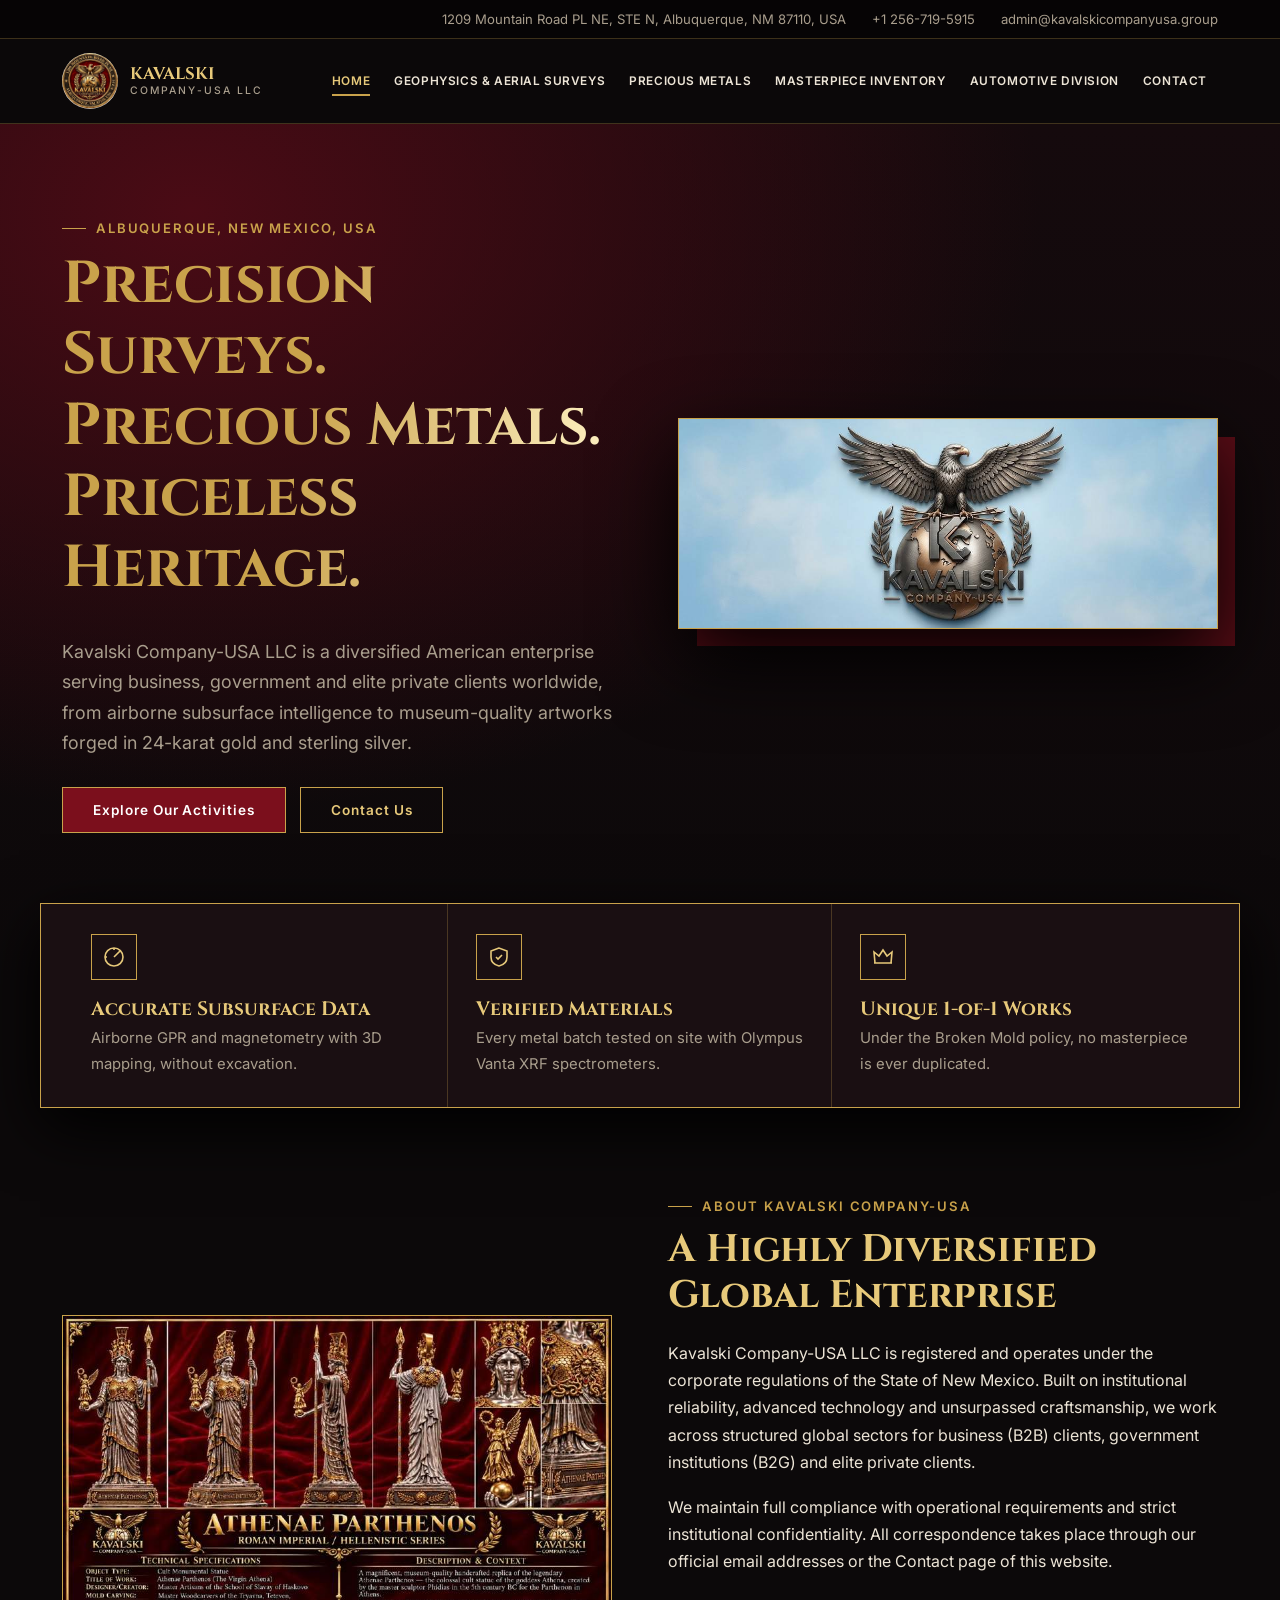
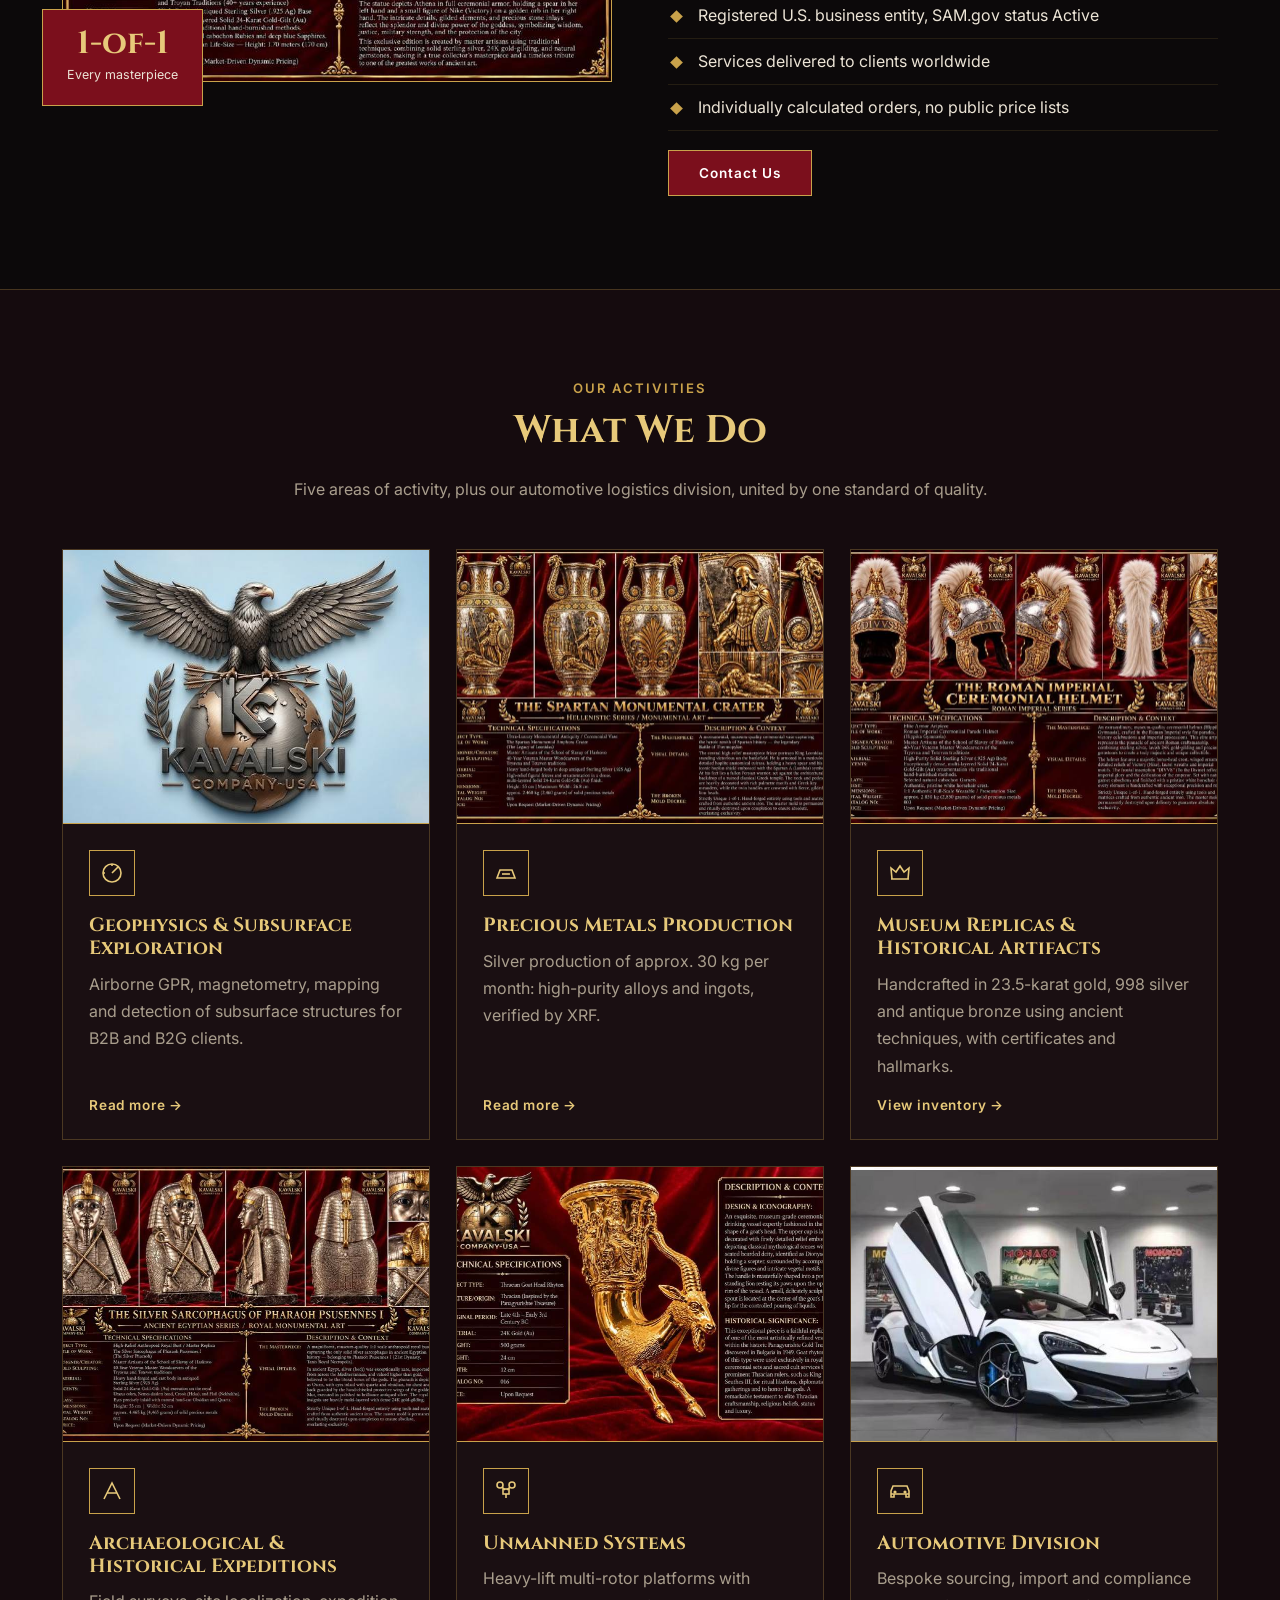
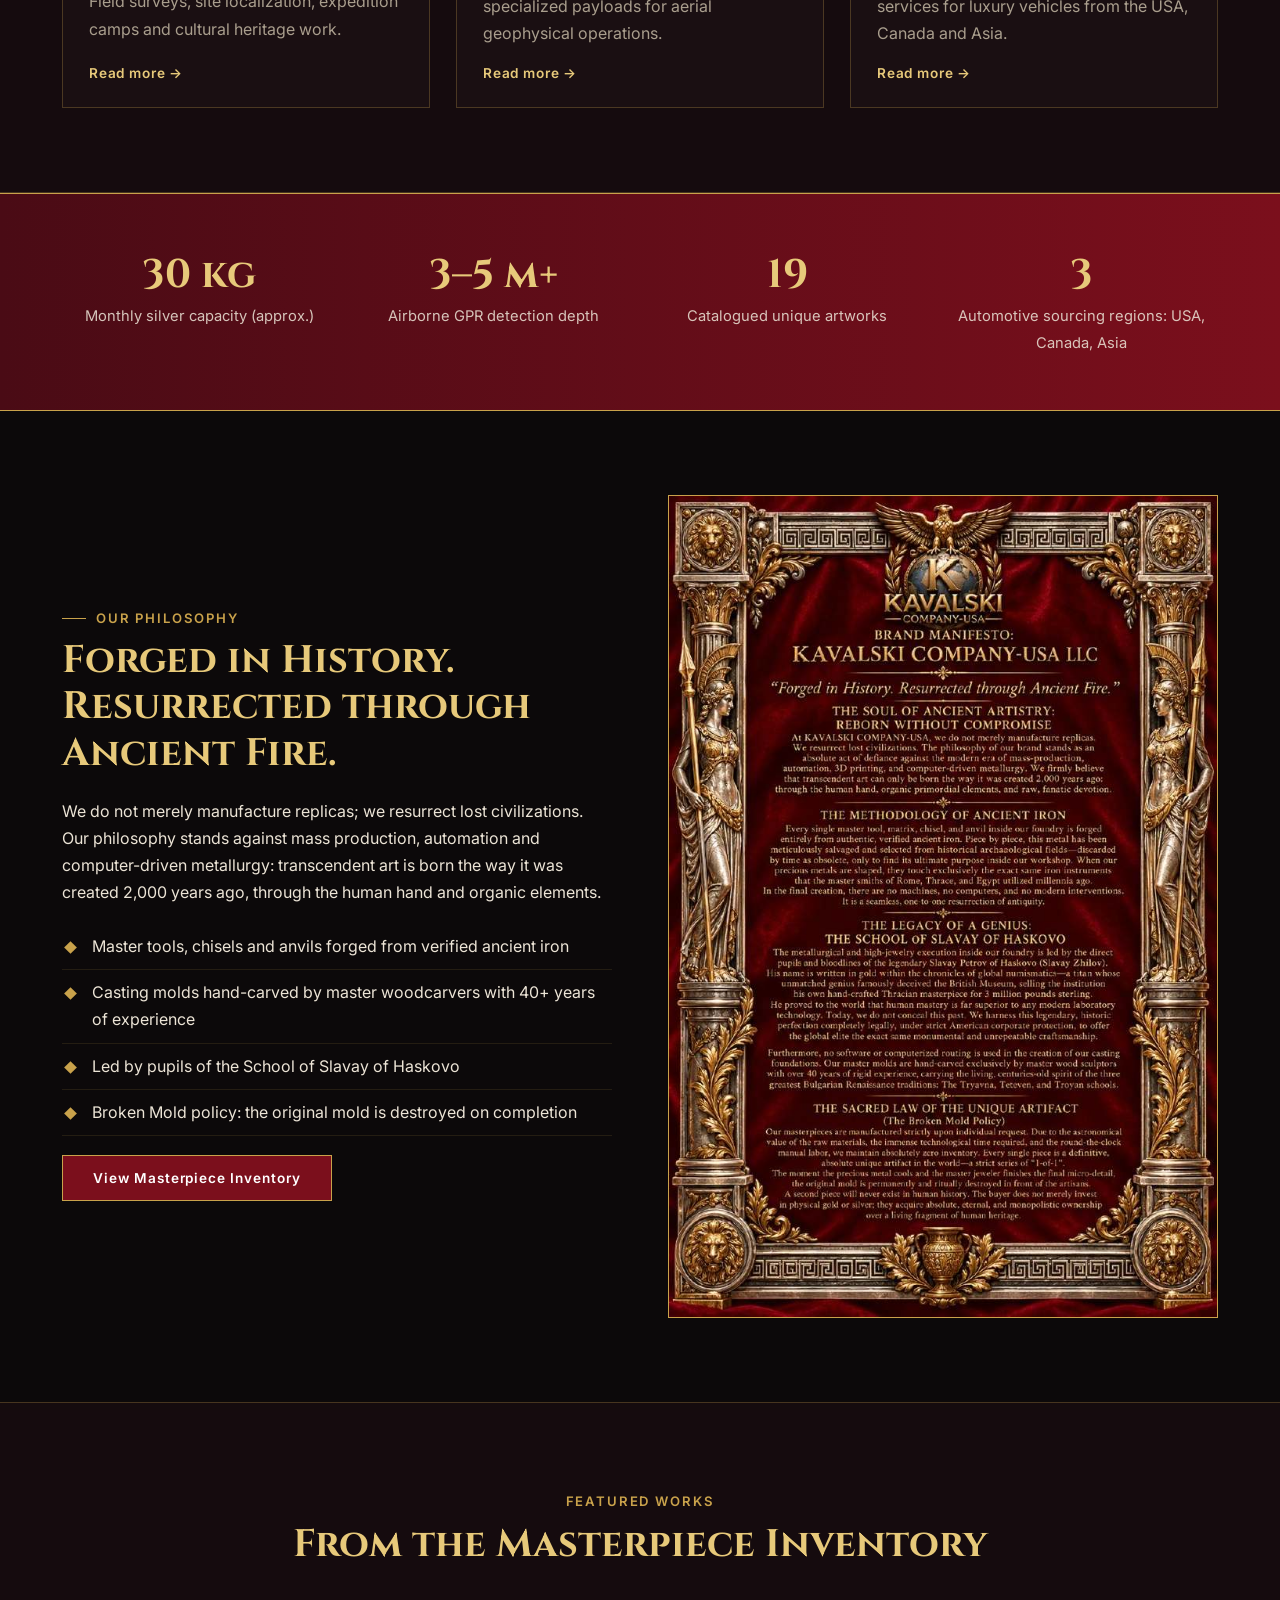
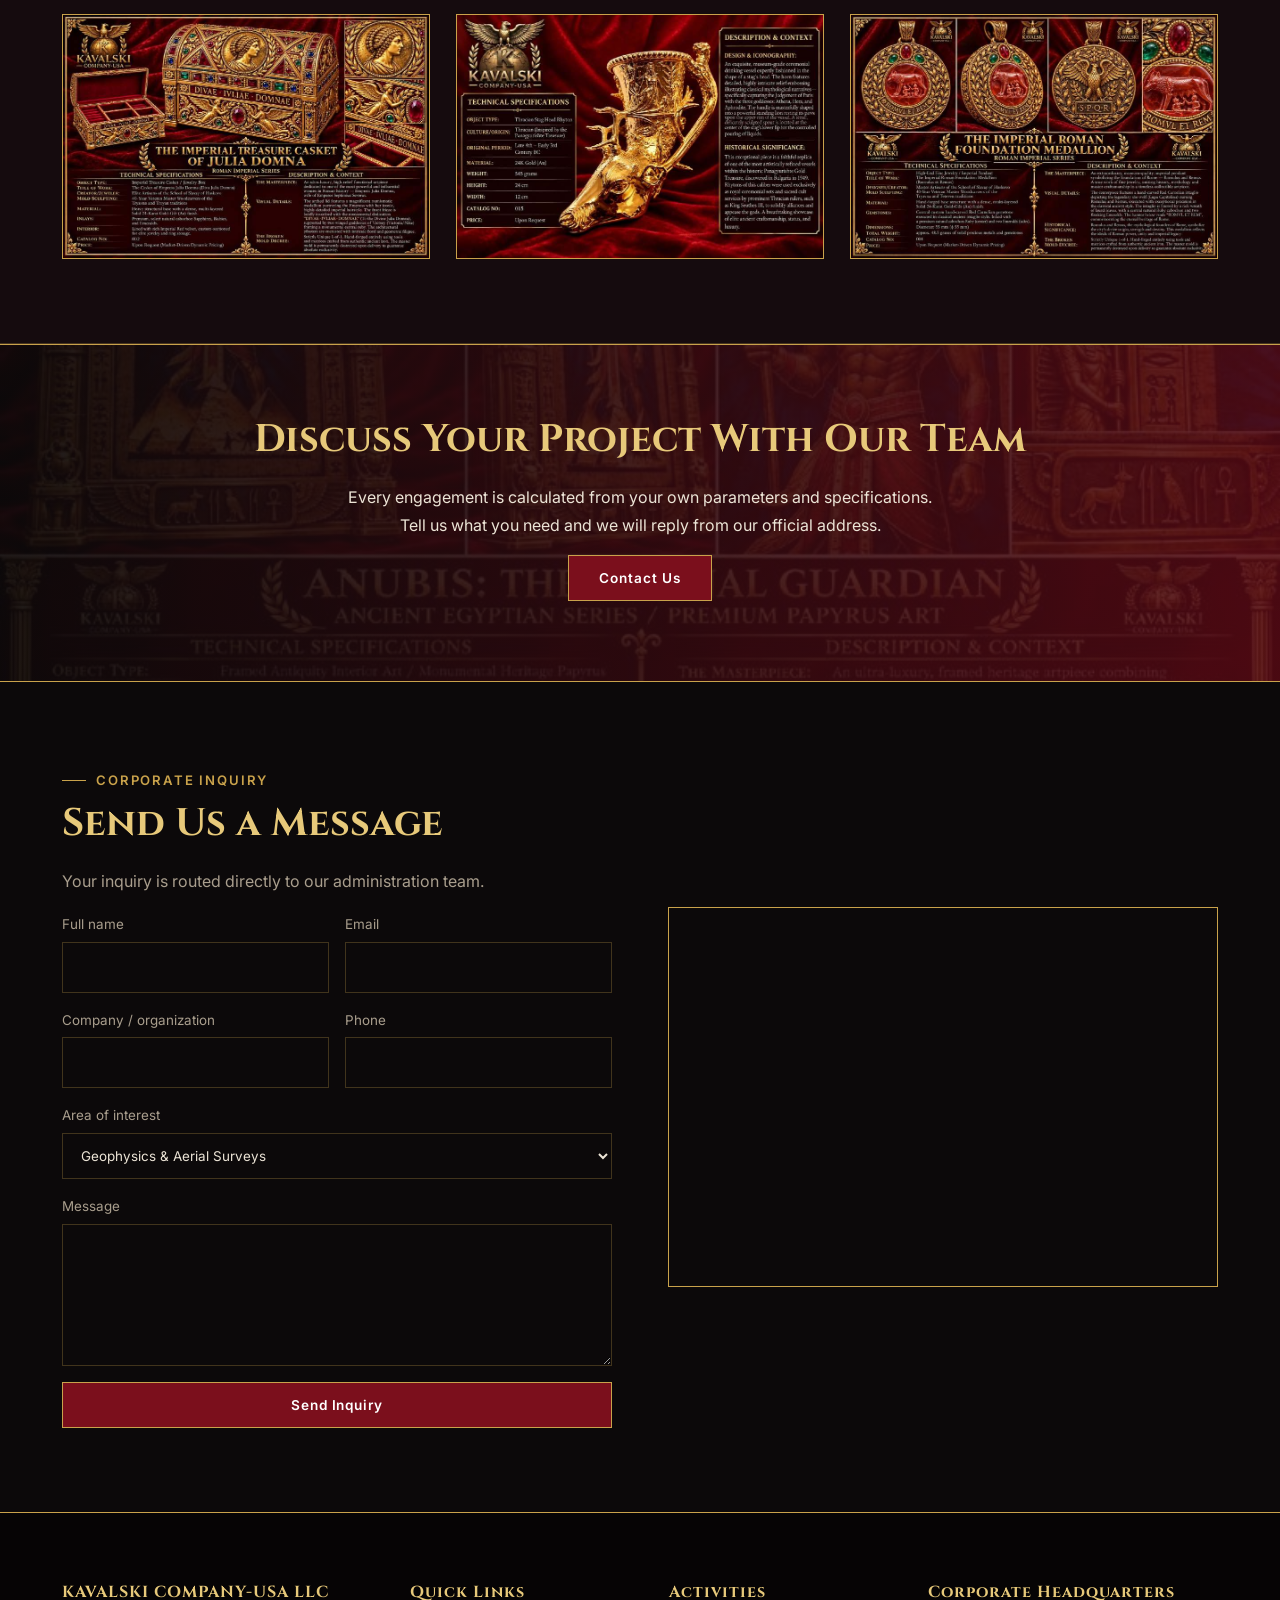
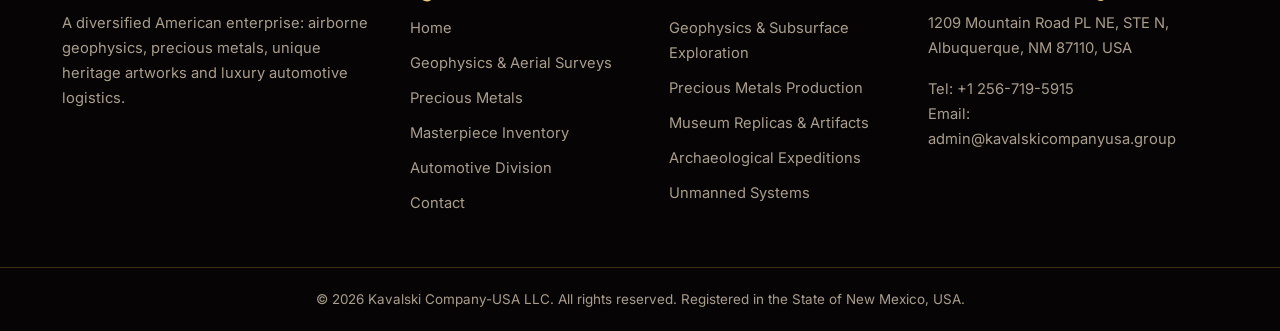
<file: index.html>
<!DOCTYPE html><html lang="en"><head><meta charset="utf-8"><meta name="viewport" content="width=device-width,initial-scale=1">
<title>Geophysics, Precious Metals & Heritage Artworks | Kavalski Company-USA LLC</title><meta name="description" content="Kavalski Company-USA LLC, Albuquerque NM: airborne geophysical surveys, precious metals production, museum-quality heritage artworks and automotive logistics.">
<link rel="icon" href="assets/img/seal.jpg"><link rel="preconnect" href="https://fonts.googleapis.com">
<link href="https://fonts.googleapis.com/css2?family=Cinzel:wght@500;700&family=Inter:wght@400;500;600&display=swap" rel="stylesheet">
<link rel="stylesheet" href="assets/style.css"></head><body><div id="pgb"></div>
<div class="top"><div class="w"><span>1209 Mountain Road PL NE, STE N, Albuquerque, NM 87110, USA</span><a href="tel:+12567195915">+1 256-719-5915</a><a href="mailto:admin@kavalskicompanyusa.group">admin@kavalskicompanyusa.group</a></div></div>
<header><div class="w nav"><a class="brand" href="index.html"><img src="assets/img/seal.jpg" alt="Kavalski Company-USA seal"><span>KAVALSKI<small>COMPANY-USA LLC</small></span></a>
<button id="mb" aria-label="Open menu">&#9776;</button><nav id="nv"><a href="index.html" class="on">HOME</a><a href="geophysics-aerial-surveys.html">GEOPHYSICS &amp; AERIAL SURVEYS</a><a href="precious-metals.html">PRECIOUS METALS</a><a href="masterpiece-inventory.html">MASTERPIECE INVENTORY</a><a href="automotive-division.html">AUTOMOTIVE DIVISION</a><a href="contact.html">CONTACT</a></nav></div></header><main>
<section class="hero"><div class="w"><div><span class="tag">ALBUQUERQUE, NEW MEXICO, USA</span>
<h1>Precision Surveys. Precious Metals. Priceless Heritage.</h1>
<p class="lead">Kavalski Company-USA LLC is a diversified American enterprise serving business, government and elite private clients worldwide, from airborne subsurface intelligence to museum-quality artworks forged in 24-karat gold and sterling silver.</p>
<div class="row"><a class="btn" href="#activities">Explore Our Activities</a><a class="btn o" href="contact.html">Contact Us</a></div></div>
<img class="pic" src="assets/img/logo.jpg" alt="Kavalski Company-USA emblem: an eagle above a globe"></div></section>
<section class="feat"><div class="w"><div class="i"><span class="ico"><svg viewBox="0 0 24 24"><circle cx="12" cy="12" r="9"/><path d="M12 12 18 6M12 3v2M3 12h2"/></svg></span><h3>Accurate Subsurface Data</h3><p>Airborne GPR and magnetometry with 3D mapping, without excavation.</p></div>
<div class="i"><span class="ico"><svg viewBox="0 0 24 24"><path d="M12 3 4 6v6c0 5 3.5 8 8 9 4.5-1 8-4 8-9V6z"/><path d="m9 12 2 2 4-4"/></svg></span><h3>Verified Materials</h3><p>Every metal batch tested on site with Olympus Vanta XRF spectrometers.</p></div>
<div class="i"><span class="ico"><svg viewBox="0 0 24 24"><path d="M3 18h18M4 18 3 7l5 4 4-6 4 6 5-4-1 11"/></svg></span><h3>Unique 1-of-1 Works</h3><p>Under the Broken Mold policy, no masterpiece is ever duplicated.</p></div></div></section>

<section class="sec"><div class="w g2"><div class="imgwrap"><img class="m" src="assets/img/c001.jpg" alt="Athenae Parthenos statue, catalog 001"><div class="badge"><b>1-of-1</b><span>Every masterpiece</span></div></div>
<div><span class="tag">ABOUT KAVALSKI COMPANY-USA</span><h2>A Highly Diversified Global Enterprise</h2>
<p>Kavalski Company-USA LLC is registered and operates under the corporate regulations of the State of New Mexico. Built on institutional reliability, advanced technology and unsurpassed craftsmanship, we work across structured global sectors for business (B2B) clients, government institutions (B2G) and elite private clients.</p>
<p>We maintain full compliance with operational requirements and strict institutional confidentiality. All correspondence takes place through our official email addresses or the Contact page of this website.</p>
<ul class="ck"><li>Registered U.S. business entity, SAM.gov status Active</li><li>Services delivered to clients worldwide</li><li>Individually calculated orders, no public price lists</li></ul>
<a class="btn" href="contact.html">Contact Us</a></div></div></section>

<section class="sec alt" id="activities"><div class="w"><div class="hd"><span class="tag">OUR ACTIVITIES</span><h2>What We Do</h2><p class="mut">Five areas of activity, plus our automotive logistics division, united by one standard of quality.</p></div>
<div class="g3">
<div class="svc"><img src="assets/img/logo.jpg" alt="Kavalski emblem" style="object-position:50% 40%"><div class="b"><span class="ico"><svg viewBox="0 0 24 24"><circle cx="12" cy="12" r="9"/><path d="M12 12 18 6M12 3v2M3 12h2"/></svg></span><h3>Geophysics &amp; Subsurface Exploration</h3><p>Airborne GPR, magnetometry, mapping and detection of subsurface structures for B2B and B2G clients.</p><a class="more" href="geophysics-aerial-surveys.html">Read more</a></div></div>
<div class="svc"><img src="assets/img/c005.jpg" alt="Spartan Monumental Crater in silver and gold" style="object-position:50% 20%"><div class="b"><span class="ico"><svg viewBox="0 0 24 24"><path d="M3 17 6 9h12l3 8z"/><path d="M8 13h8"/></svg></span><h3>Precious Metals Production</h3><p>Silver production of approx. 30 kg per month: high-purity alloys and ingots, verified by XRF.</p><a class="more" href="precious-metals.html">Read more</a></div></div>
<div class="svc"><img src="assets/img/c003.jpg" alt="Roman Imperial Ceremonial Helmet" style="object-position:50% 20%"><div class="b"><span class="ico"><svg viewBox="0 0 24 24"><path d="M3 18h18M4 18 3 7l5 4 4-6 4 6 5-4-1 11"/></svg></span><h3>Museum Replicas &amp; Historical Artifacts</h3><p>Handcrafted in 23.5-karat gold, 998 silver and antique bronze using ancient techniques, with certificates and hallmarks.</p><a class="more" href="masterpiece-inventory.html">View inventory</a></div></div>
<div class="svc"><img src="assets/img/c012.jpg" alt="Silver Sarcophagus of Pharaoh Psusennes I" style="object-position:50% 20%"><div class="b"><span class="ico"><svg viewBox="0 0 24 24"><path d="M4 20 12 4l8 16M7 14h10"/></svg></span><h3>Archaeological &amp; Historical Expeditions</h3><p>Field surveys, site localization, expedition camps and cultural heritage work.</p><a class="more" href="geophysics-aerial-surveys.html#expeditions">Read more</a></div></div>
<div class="svc"><img src="assets/img/c016.jpg" alt="Thracian goat head rhyton" style="object-position:50% 30%"><div class="b"><span class="ico"><svg viewBox="0 0 24 24"><circle cx="6" cy="6" r="3"/><circle cx="18" cy="6" r="3"/><rect x="9" y="10" width="6" height="5"/><path d="M8 8l3 3M16 8l-3 3M12 15v4"/></svg></span><h3>Unmanned Systems</h3><p>Heavy-lift multi-rotor platforms with specialized payloads for aerial geophysical operations.</p><a class="more" href="geophysics-aerial-surveys.html#unmanned">Read more</a></div></div>
<div class="svc"><img src="assets/img/car4.jpg" alt="McLaren 600LT"><div class="b"><span class="ico"><svg viewBox="0 0 24 24"><path d="M3 15v-3l2-5h14l2 5v3zM3 15v3h3v-3M18 15v3h3v-3"/><circle cx="7" cy="13" r=".8"/><circle cx="17" cy="13" r=".8"/></svg></span><h3>Automotive Division</h3><p>Bespoke sourcing, import and compliance services for luxury vehicles from the USA, Canada and Asia.</p><a class="more" href="automotive-division.html">Read more</a></div></div>
</div></div></section>

<section class="stats"><div class="w"><div><b>30 kg</b><span>Monthly silver capacity (approx.)</span></div><div><b>3&ndash;5 m+</b><span>Airborne GPR detection depth</span></div><div><b>19</b><span>Catalogued unique artworks</span></div><div><b>3</b><span>Automotive sourcing regions: USA, Canada, Asia</span></div></div></section>

<section class="sec"><div class="w g2"><div><span class="tag">OUR PHILOSOPHY</span><h2>Forged in History. Resurrected through Ancient Fire.</h2>
<p>We do not merely manufacture replicas; we resurrect lost civilizations. Our philosophy stands against mass production, automation and computer-driven metallurgy: transcendent art is born the way it was created 2,000 years ago, through the human hand and organic elements.</p>
<ul class="ck"><li>Master tools, chisels and anvils forged from verified ancient iron</li><li>Casting molds hand-carved by master woodcarvers with 40+ years of experience</li><li>Led by pupils of the School of Slavay of Haskovo</li><li>Broken Mold policy: the original mold is destroyed on completion</li></ul>
<a class="btn" href="masterpiece-inventory.html">View Masterpiece Inventory</a></div>
<img class="m" style="border:1px solid var(--gold)" src="assets/img/manifesto.jpg" alt="Kavalski brand manifesto"></div></section>

<section class="sec alt"><div class="w"><div class="hd"><span class="tag">FEATURED WORKS</span><h2>From the Masterpiece Inventory</h2></div>
<div class="g3 fw"><a href="masterpiece-inventory.html"><img src="assets/img/c002.jpg" alt="Imperial Treasure Casket of Julia Domna"></a><a href="masterpiece-inventory.html"><img src="assets/img/c015.jpg" alt="Thracian Stag Head Rhyton"></a><a href="masterpiece-inventory.html"><img src="assets/img/c004.jpg" alt="Imperial Roman Foundation Medallion"></a></div></div></section>
<section class="cta"><div class="w"><h2>Discuss Your Project With Our Team</h2><p>Every engagement is calculated from your own parameters and specifications. Tell us what you need and we will reply from our official address.</p><a class="btn" href="contact.html">Contact Us</a></div></section>
<section class="sec"><div class="w g2"><div><span class="tag">CORPORATE INQUIRY</span><h2>Send Us a Message</h2><p class="mut">Your inquiry is routed directly to our administration team.</p><form class="cform" method="post" action="send.php"><div class="two"><label>Full name<input name="name" required></label><label>Email<input name="email" type="email" required></label></div>
<div class="two"><label>Company / organization<input name="company"></label><label>Phone<input name="phone"></label></div>
<label>Area of interest<select name="topic"><option>Geophysics &amp; Aerial Surveys</option><option>Precious Metals</option><option>Masterpiece Inventory</option><option>Automotive Division</option><option>Archaeological Expeditions</option><option>Unmanned Systems</option><option>General inquiry</option></select></label>
<label>Message<textarea name="message" rows="5" required></textarea></label><input type="text" name="website" tabindex="-1" autocomplete="off" style="display:none">
<button class="btn" type="submit">Send Inquiry</button><div class="msg" role="status"></div></form></div>
<div><iframe title="Map of Kavalski Company-USA headquarters" loading="lazy" src="https://www.google.com/maps?q=1209+Mountain+Road+PL+NE+STE+N,+Albuquerque,+NM+87110&amp;output=embed"></iframe></div></div></section>
</main><footer><div class="w"><div class="g4"><div><h4>KAVALSKI COMPANY-USA LLC</h4><p>A diversified American enterprise: airborne geophysics, precious metals, unique heritage artworks and luxury automotive logistics.</p></div>
<div><h4>Quick Links</h4><ul><li><a href="index.html">Home</a></li><li><a href="geophysics-aerial-surveys.html">Geophysics &amp; Aerial Surveys</a></li><li><a href="precious-metals.html">Precious Metals</a></li><li><a href="masterpiece-inventory.html">Masterpiece Inventory</a></li><li><a href="automotive-division.html">Automotive Division</a></li><li><a href="contact.html">Contact</a></li></ul></div>
<div><h4>Activities</h4><ul><li>Geophysics &amp; Subsurface Exploration</li><li>Precious Metals Production</li><li>Museum Replicas &amp; Artifacts</li><li>Archaeological Expeditions</li><li>Unmanned Systems</li></ul></div>
<div><h4>Corporate Headquarters</h4><p>1209 Mountain Road PL NE, STE N, Albuquerque, NM 87110, USA</p><p>Tel: <a href="tel:+12567195915">+1 256-719-5915</a><br>Email: <a href="mailto:admin@kavalskicompanyusa.group">admin@kavalskicompanyusa.group</a></p></div></div></div>
<div class="copy">&copy; 2026 Kavalski Company-USA LLC. All rights reserved. Registered in the State of New Mexico, USA.</div></footer>
<div id="md" aria-hidden="true" role="dialog" aria-modal="true"><div class="mp"><button class="mx" id="mclose" aria-label="Close">&times;</button>
<div class="mv" id="mview"><img id="mimg" alt=""><span class="mh">Click image to zoom</span></div>
<div class="mi"><small id="mser"></small><h2 id="mtit"></h2><p id="mdesc"></p><h4>Specifications</h4><ul class="ck" id="mspec"></ul><p class="pr"><b>Price:</b> Upon request</p>
<div class="row" style="margin-top:8px"><a class="btn" id="minq" href="contact.html">Inquire About This</a></div>
<div class="mn"><button id="mprev" aria-label="Previous">&larr; Previous</button><span id="mcnt"></span><button id="mnext" aria-label="Next">Next &rarr;</button></div></div></div></div>
<div id="lb"><img alt=""></div><script src="assets/main.js"></script></body></html>
</file>
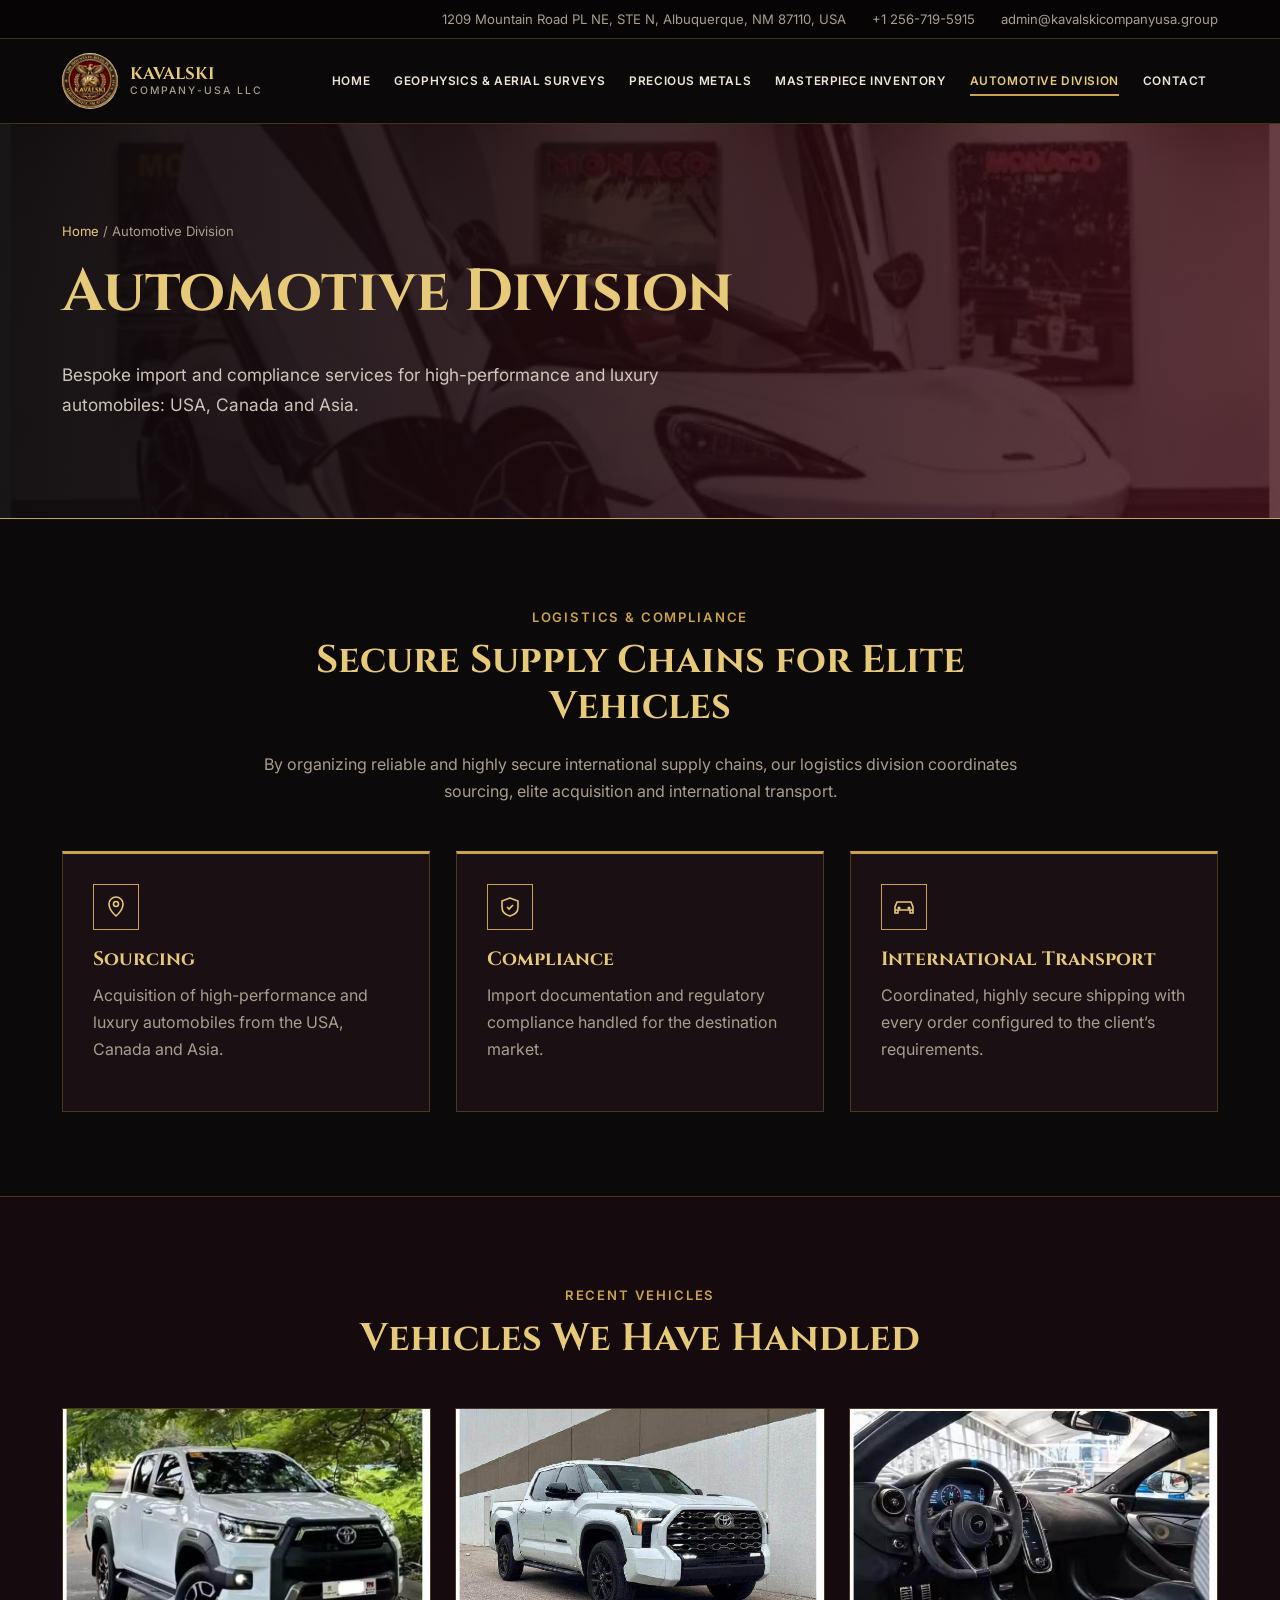
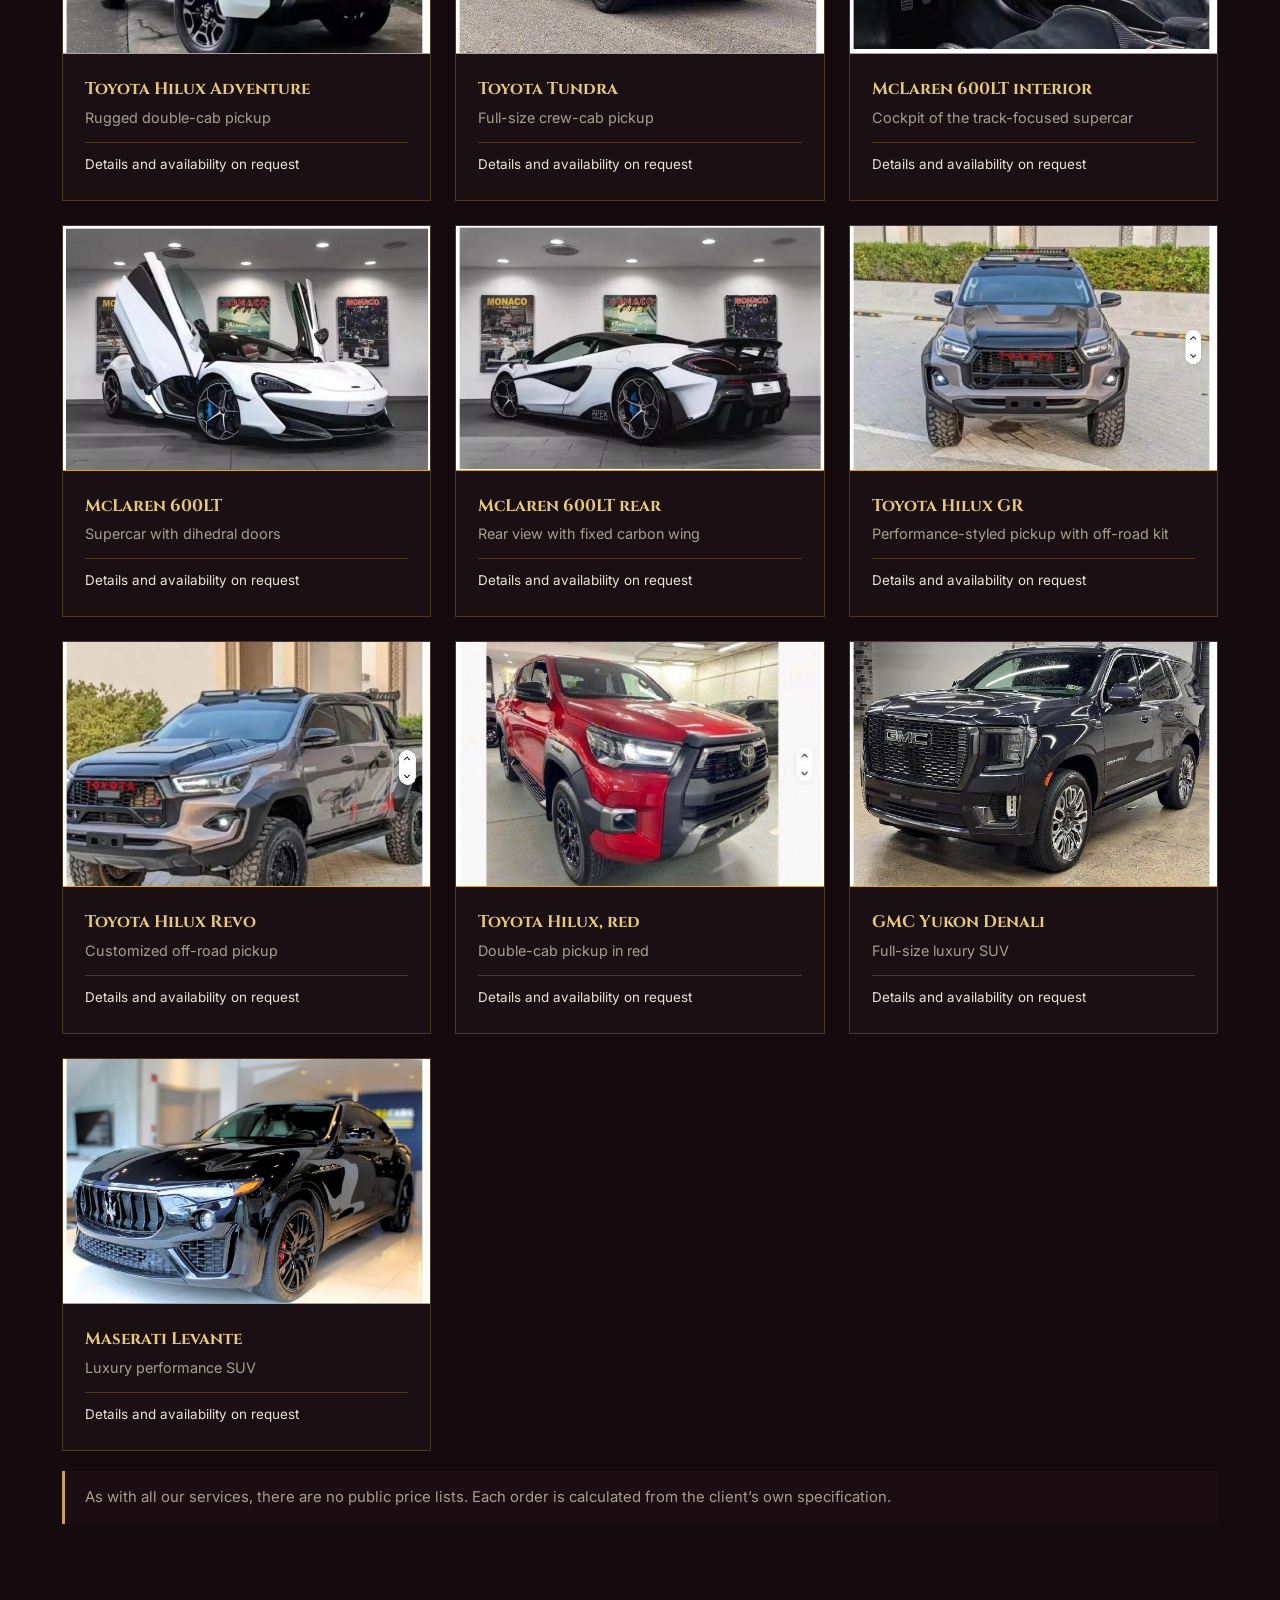
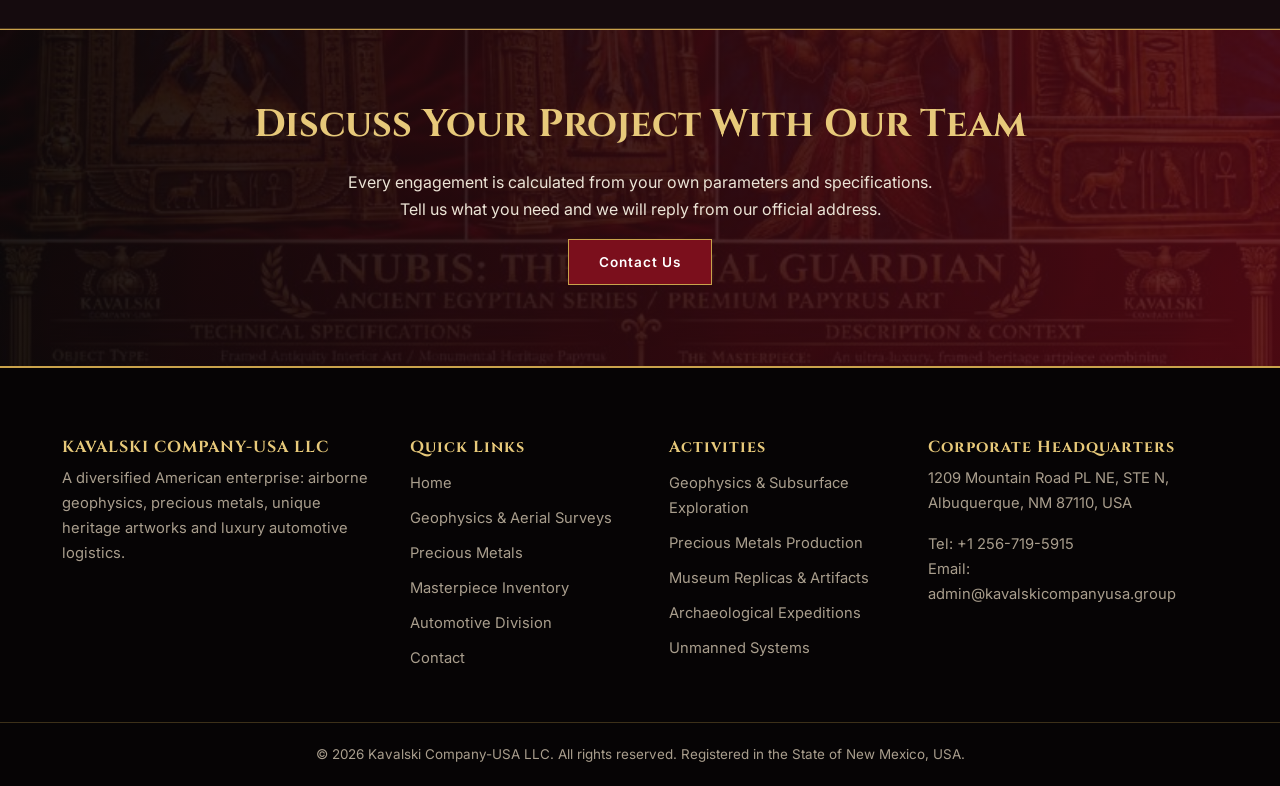
<file: automotive-division.html>
<!DOCTYPE html><html lang="en"><head><meta charset="utf-8"><meta name="viewport" content="width=device-width,initial-scale=1">
<title>Automotive Division | Kavalski Company-USA LLC</title><meta name="description" content="Bespoke import and compliance services for luxury vehicles from the USA, Canada and Asia by Kavalski Company-USA LLC.">
<link rel="icon" href="assets/img/seal.jpg"><link rel="preconnect" href="https://fonts.googleapis.com">
<link href="https://fonts.googleapis.com/css2?family=Cinzel:wght@500;700&family=Inter:wght@400;500;600&display=swap" rel="stylesheet">
<link rel="stylesheet" href="assets/style.css"></head><body><div id="pgb"></div>
<div class="top"><div class="w"><span>1209 Mountain Road PL NE, STE N, Albuquerque, NM 87110, USA</span><a href="tel:+12567195915">+1 256-719-5915</a><a href="mailto:admin@kavalskicompanyusa.group">admin@kavalskicompanyusa.group</a></div></div>
<header><div class="w nav"><a class="brand" href="index.html"><img src="assets/img/seal.jpg" alt="Kavalski Company-USA seal"><span>KAVALSKI<small>COMPANY-USA LLC</small></span></a>
<button id="mb" aria-label="Open menu">&#9776;</button><nav id="nv"><a href="index.html">HOME</a><a href="geophysics-aerial-surveys.html">GEOPHYSICS &amp; AERIAL SURVEYS</a><a href="precious-metals.html">PRECIOUS METALS</a><a href="masterpiece-inventory.html">MASTERPIECE INVENTORY</a><a href="automotive-division.html" class="on">AUTOMOTIVE DIVISION</a><a href="contact.html">CONTACT</a></nav></div></header><main><section class="pb" style="background-image:url(assets/img/car4.jpg)"><div class="w"><div class="crumb"><a href="index.html">Home</a> / Automotive Division</div><h1>Automotive Division</h1><p>Bespoke import and compliance services for high-performance and luxury automobiles: USA, Canada and Asia.</p></div></section>
<section class="sec"><div class="w"><div class="hd"><span class="tag">LOGISTICS &amp; COMPLIANCE</span><h2>Secure Supply Chains for Elite Vehicles</h2><p class="mut">By organizing reliable and highly secure international supply chains, our logistics division coordinates sourcing, elite acquisition and international transport.</p></div>
<div class="g3"><div class="card t"><span class="ico"><svg viewBox="0 0 24 24"><path d="M12 21s7-6 7-12a7 7 0 0 0-14 0c0 6 7 12 7 12z"/><circle cx="12" cy="9" r="2.5"/></svg></span><h3>Sourcing</h3><p class="mut">Acquisition of high-performance and luxury automobiles from the USA, Canada and Asia.</p></div><div class="card t"><span class="ico"><svg viewBox="0 0 24 24"><path d="M12 3 4 6v6c0 5 3.5 8 8 9 4.5-1 8-4 8-9V6z"/><path d="m9 12 2 2 4-4"/></svg></span><h3>Compliance</h3><p class="mut">Import documentation and regulatory compliance handled for the destination market.</p></div><div class="card t"><span class="ico"><svg viewBox="0 0 24 24"><path d="M3 15v-3l2-5h14l2 5v3zM3 15v3h3v-3M18 15v3h3v-3"/><circle cx="7" cy="13" r=".8"/><circle cx="17" cy="13" r=".8"/></svg></span><h3>International Transport</h3><p class="mut">Coordinated, highly secure shipping with every order configured to the client’s requirements.</p></div></div></div></section>
<section class="sec alt"><div class="w"><div class="hd"><span class="tag">RECENT VEHICLES</span><h2>Vehicles We Have Handled</h2></div><div class="gal"><article class="it" tabindex="0" role="button" aria-label="View details: Toyota Hilux Adventure" data-full="assets/img/full/car1.jpg" data-series="Automotive Division" data-title="Toyota Hilux Adventure" data-desc="Rugged double-cab pickup. Sourced, acquired and delivered through our secure international supply chain, with import and compliance handled for the destination market." data-spec="[&quot;Sourcing from the USA, Canada or Asia&quot;, &quot;Import documentation and compliance support&quot;, &quot;Secure international transport&quot;, &quot;Details and availability on request&quot;]" data-topic="Automotive Division"><div class="pw"><img loading="lazy" src="assets/img/car1.jpg" alt="Toyota Hilux Adventure"><span class="vw">View details</span></div><div class="b"><h3>Toyota Hilux Adventure</h3><p>Rugged double-cab pickup</p><div class="sp2">Details and availability on request</div></div></article><article class="it" tabindex="0" role="button" aria-label="View details: Toyota Tundra" data-full="assets/img/full/car2.jpg" data-series="Automotive Division" data-title="Toyota Tundra" data-desc="Full-size crew-cab pickup. Sourced, acquired and delivered through our secure international supply chain, with import and compliance handled for the destination market." data-spec="[&quot;Sourcing from the USA, Canada or Asia&quot;, &quot;Import documentation and compliance support&quot;, &quot;Secure international transport&quot;, &quot;Details and availability on request&quot;]" data-topic="Automotive Division"><div class="pw"><img loading="lazy" src="assets/img/car2.jpg" alt="Toyota Tundra"><span class="vw">View details</span></div><div class="b"><h3>Toyota Tundra</h3><p>Full-size crew-cab pickup</p><div class="sp2">Details and availability on request</div></div></article><article class="it" tabindex="0" role="button" aria-label="View details: McLaren 600LT interior" data-full="assets/img/full/car3.jpg" data-series="Automotive Division" data-title="McLaren 600LT interior" data-desc="Cockpit of the track-focused supercar. Sourced, acquired and delivered through our secure international supply chain, with import and compliance handled for the destination market." data-spec="[&quot;Sourcing from the USA, Canada or Asia&quot;, &quot;Import documentation and compliance support&quot;, &quot;Secure international transport&quot;, &quot;Details and availability on request&quot;]" data-topic="Automotive Division"><div class="pw"><img loading="lazy" src="assets/img/car3.jpg" alt="McLaren 600LT interior"><span class="vw">View details</span></div><div class="b"><h3>McLaren 600LT interior</h3><p>Cockpit of the track-focused supercar</p><div class="sp2">Details and availability on request</div></div></article><article class="it" tabindex="0" role="button" aria-label="View details: McLaren 600LT" data-full="assets/img/full/car4.jpg" data-series="Automotive Division" data-title="McLaren 600LT" data-desc="Supercar with dihedral doors. Sourced, acquired and delivered through our secure international supply chain, with import and compliance handled for the destination market." data-spec="[&quot;Sourcing from the USA, Canada or Asia&quot;, &quot;Import documentation and compliance support&quot;, &quot;Secure international transport&quot;, &quot;Details and availability on request&quot;]" data-topic="Automotive Division"><div class="pw"><img loading="lazy" src="assets/img/car4.jpg" alt="McLaren 600LT"><span class="vw">View details</span></div><div class="b"><h3>McLaren 600LT</h3><p>Supercar with dihedral doors</p><div class="sp2">Details and availability on request</div></div></article><article class="it" tabindex="0" role="button" aria-label="View details: McLaren 600LT rear" data-full="assets/img/full/car5.jpg" data-series="Automotive Division" data-title="McLaren 600LT rear" data-desc="Rear view with fixed carbon wing. Sourced, acquired and delivered through our secure international supply chain, with import and compliance handled for the destination market." data-spec="[&quot;Sourcing from the USA, Canada or Asia&quot;, &quot;Import documentation and compliance support&quot;, &quot;Secure international transport&quot;, &quot;Details and availability on request&quot;]" data-topic="Automotive Division"><div class="pw"><img loading="lazy" src="assets/img/car5.jpg" alt="McLaren 600LT rear"><span class="vw">View details</span></div><div class="b"><h3>McLaren 600LT rear</h3><p>Rear view with fixed carbon wing</p><div class="sp2">Details and availability on request</div></div></article><article class="it" tabindex="0" role="button" aria-label="View details: Toyota Hilux GR" data-full="assets/img/full/car6.jpg" data-series="Automotive Division" data-title="Toyota Hilux GR" data-desc="Performance-styled pickup with off-road kit. Sourced, acquired and delivered through our secure international supply chain, with import and compliance handled for the destination market." data-spec="[&quot;Sourcing from the USA, Canada or Asia&quot;, &quot;Import documentation and compliance support&quot;, &quot;Secure international transport&quot;, &quot;Details and availability on request&quot;]" data-topic="Automotive Division"><div class="pw"><img loading="lazy" src="assets/img/car6.jpg" alt="Toyota Hilux GR"><span class="vw">View details</span></div><div class="b"><h3>Toyota Hilux GR</h3><p>Performance-styled pickup with off-road kit</p><div class="sp2">Details and availability on request</div></div></article><article class="it" tabindex="0" role="button" aria-label="View details: Toyota Hilux Revo" data-full="assets/img/full/car7.jpg" data-series="Automotive Division" data-title="Toyota Hilux Revo" data-desc="Customized off-road pickup. Sourced, acquired and delivered through our secure international supply chain, with import and compliance handled for the destination market." data-spec="[&quot;Sourcing from the USA, Canada or Asia&quot;, &quot;Import documentation and compliance support&quot;, &quot;Secure international transport&quot;, &quot;Details and availability on request&quot;]" data-topic="Automotive Division"><div class="pw"><img loading="lazy" src="assets/img/car7.jpg" alt="Toyota Hilux Revo"><span class="vw">View details</span></div><div class="b"><h3>Toyota Hilux Revo</h3><p>Customized off-road pickup</p><div class="sp2">Details and availability on request</div></div></article><article class="it" tabindex="0" role="button" aria-label="View details: Toyota Hilux, red" data-full="assets/img/full/car8.jpg" data-series="Automotive Division" data-title="Toyota Hilux, red" data-desc="Double-cab pickup in red. Sourced, acquired and delivered through our secure international supply chain, with import and compliance handled for the destination market." data-spec="[&quot;Sourcing from the USA, Canada or Asia&quot;, &quot;Import documentation and compliance support&quot;, &quot;Secure international transport&quot;, &quot;Details and availability on request&quot;]" data-topic="Automotive Division"><div class="pw"><img loading="lazy" src="assets/img/car8.jpg" alt="Toyota Hilux, red"><span class="vw">View details</span></div><div class="b"><h3>Toyota Hilux, red</h3><p>Double-cab pickup in red</p><div class="sp2">Details and availability on request</div></div></article><article class="it" tabindex="0" role="button" aria-label="View details: GMC Yukon Denali" data-full="assets/img/full/car9.jpg" data-series="Automotive Division" data-title="GMC Yukon Denali" data-desc="Full-size luxury SUV. Sourced, acquired and delivered through our secure international supply chain, with import and compliance handled for the destination market." data-spec="[&quot;Sourcing from the USA, Canada or Asia&quot;, &quot;Import documentation and compliance support&quot;, &quot;Secure international transport&quot;, &quot;Details and availability on request&quot;]" data-topic="Automotive Division"><div class="pw"><img loading="lazy" src="assets/img/car9.jpg" alt="GMC Yukon Denali"><span class="vw">View details</span></div><div class="b"><h3>GMC Yukon Denali</h3><p>Full-size luxury SUV</p><div class="sp2">Details and availability on request</div></div></article><article class="it" tabindex="0" role="button" aria-label="View details: Maserati Levante" data-full="assets/img/full/car10.jpg" data-series="Automotive Division" data-title="Maserati Levante" data-desc="Luxury performance SUV. Sourced, acquired and delivered through our secure international supply chain, with import and compliance handled for the destination market." data-spec="[&quot;Sourcing from the USA, Canada or Asia&quot;, &quot;Import documentation and compliance support&quot;, &quot;Secure international transport&quot;, &quot;Details and availability on request&quot;]" data-topic="Automotive Division"><div class="pw"><img loading="lazy" src="assets/img/car10.jpg" alt="Maserati Levante"><span class="vw">View details</span></div><div class="b"><h3>Maserati Levante</h3><p>Luxury performance SUV</p><div class="sp2">Details and availability on request</div></div></article></div>
<p class="note">As with all our services, there are no public price lists. Each order is calculated from the client’s own specification.</p></div></section>
<section class="cta"><div class="w"><h2>Discuss Your Project With Our Team</h2><p>Every engagement is calculated from your own parameters and specifications. Tell us what you need and we will reply from our official address.</p><a class="btn" href="contact.html">Contact Us</a></div></section></main><footer><div class="w"><div class="g4"><div><h4>KAVALSKI COMPANY-USA LLC</h4><p>A diversified American enterprise: airborne geophysics, precious metals, unique heritage artworks and luxury automotive logistics.</p></div>
<div><h4>Quick Links</h4><ul><li><a href="index.html">Home</a></li><li><a href="geophysics-aerial-surveys.html">Geophysics &amp; Aerial Surveys</a></li><li><a href="precious-metals.html">Precious Metals</a></li><li><a href="masterpiece-inventory.html">Masterpiece Inventory</a></li><li><a href="automotive-division.html">Automotive Division</a></li><li><a href="contact.html">Contact</a></li></ul></div>
<div><h4>Activities</h4><ul><li>Geophysics &amp; Subsurface Exploration</li><li>Precious Metals Production</li><li>Museum Replicas &amp; Artifacts</li><li>Archaeological Expeditions</li><li>Unmanned Systems</li></ul></div>
<div><h4>Corporate Headquarters</h4><p>1209 Mountain Road PL NE, STE N, Albuquerque, NM 87110, USA</p><p>Tel: <a href="tel:+12567195915">+1 256-719-5915</a><br>Email: <a href="mailto:admin@kavalskicompanyusa.group">admin@kavalskicompanyusa.group</a></p></div></div></div>
<div class="copy">&copy; 2026 Kavalski Company-USA LLC. All rights reserved. Registered in the State of New Mexico, USA.</div></footer>
<div id="md" aria-hidden="true" role="dialog" aria-modal="true"><div class="mp"><button class="mx" id="mclose" aria-label="Close">&times;</button>
<div class="mv" id="mview"><img id="mimg" alt=""><span class="mh">Click image to zoom</span></div>
<div class="mi"><small id="mser"></small><h2 id="mtit"></h2><p id="mdesc"></p><h4>Specifications</h4><ul class="ck" id="mspec"></ul><p class="pr"><b>Price:</b> Upon request</p>
<div class="row" style="margin-top:8px"><a class="btn" id="minq" href="contact.html">Inquire About This</a></div>
<div class="mn"><button id="mprev" aria-label="Previous">&larr; Previous</button><span id="mcnt"></span><button id="mnext" aria-label="Next">Next &rarr;</button></div></div></div></div>
<div id="lb"><img alt=""></div><script src="assets/main.js"></script></body></html>
</file>
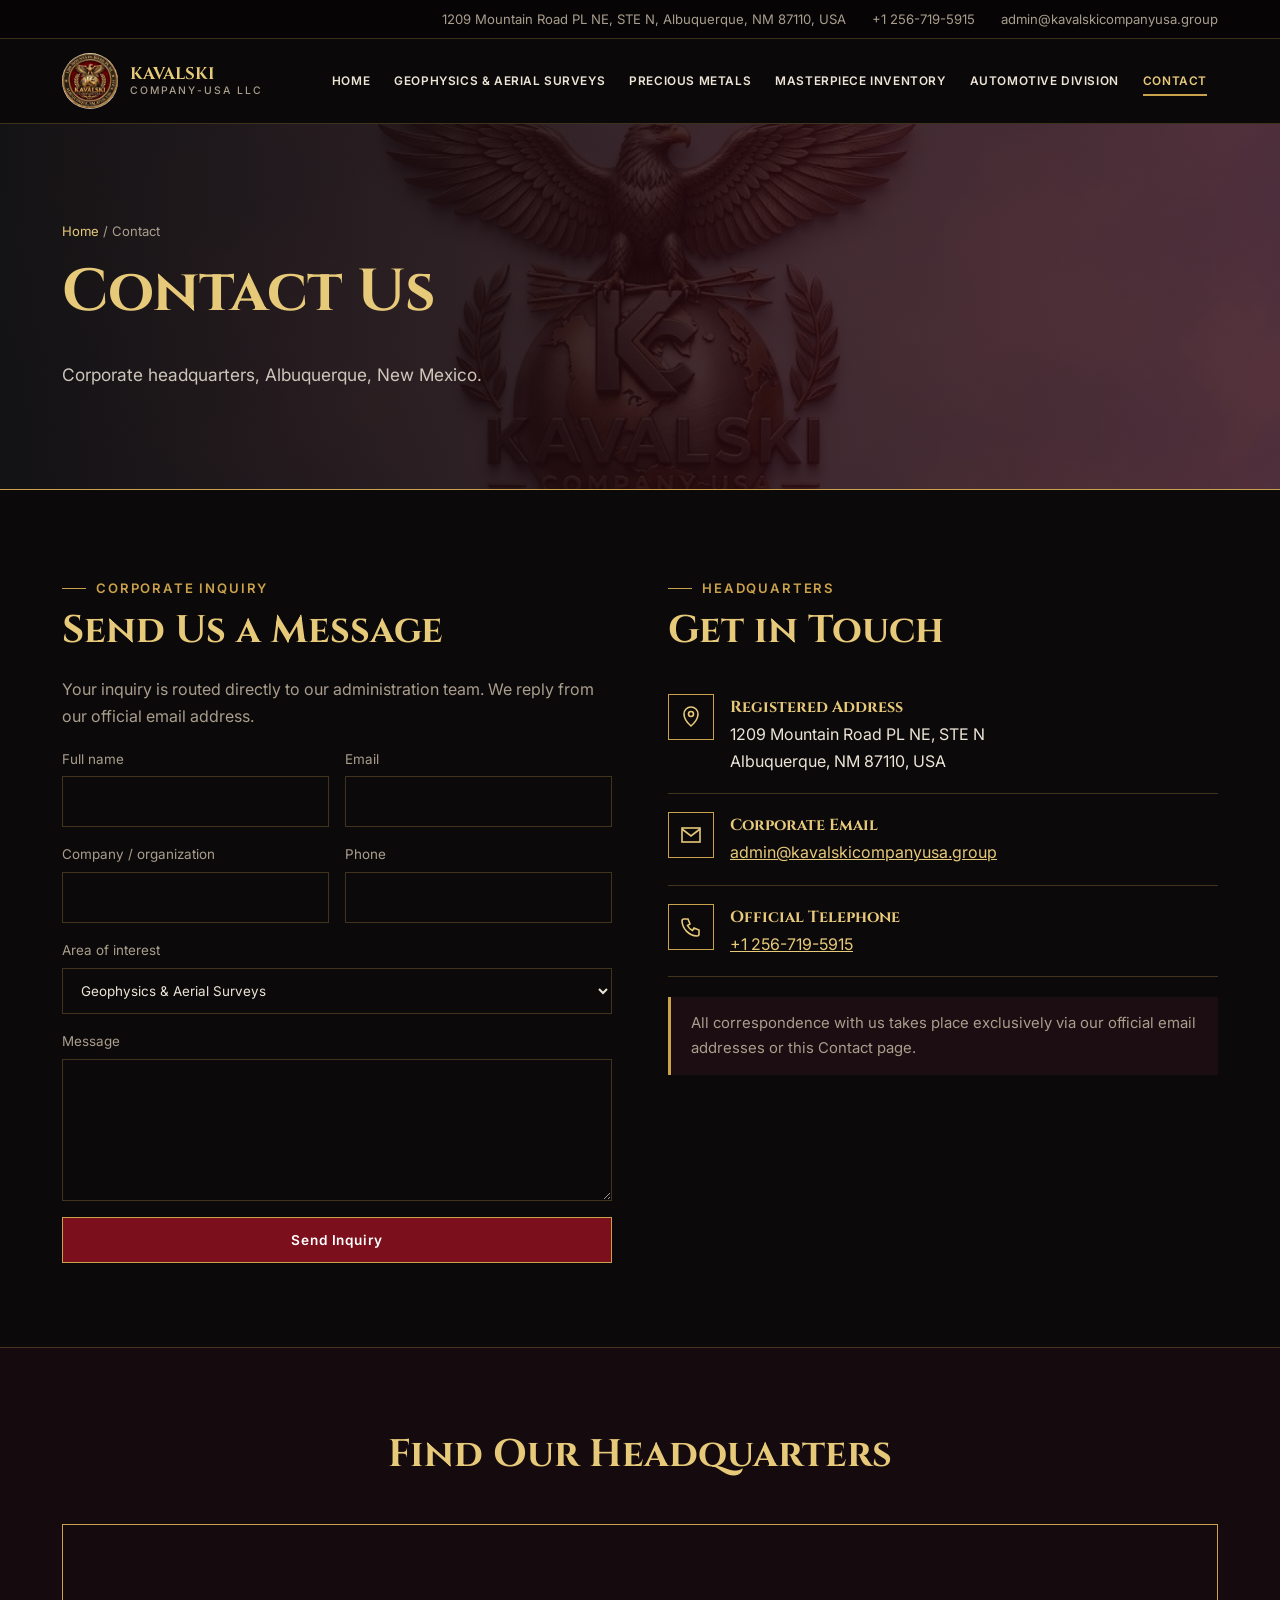
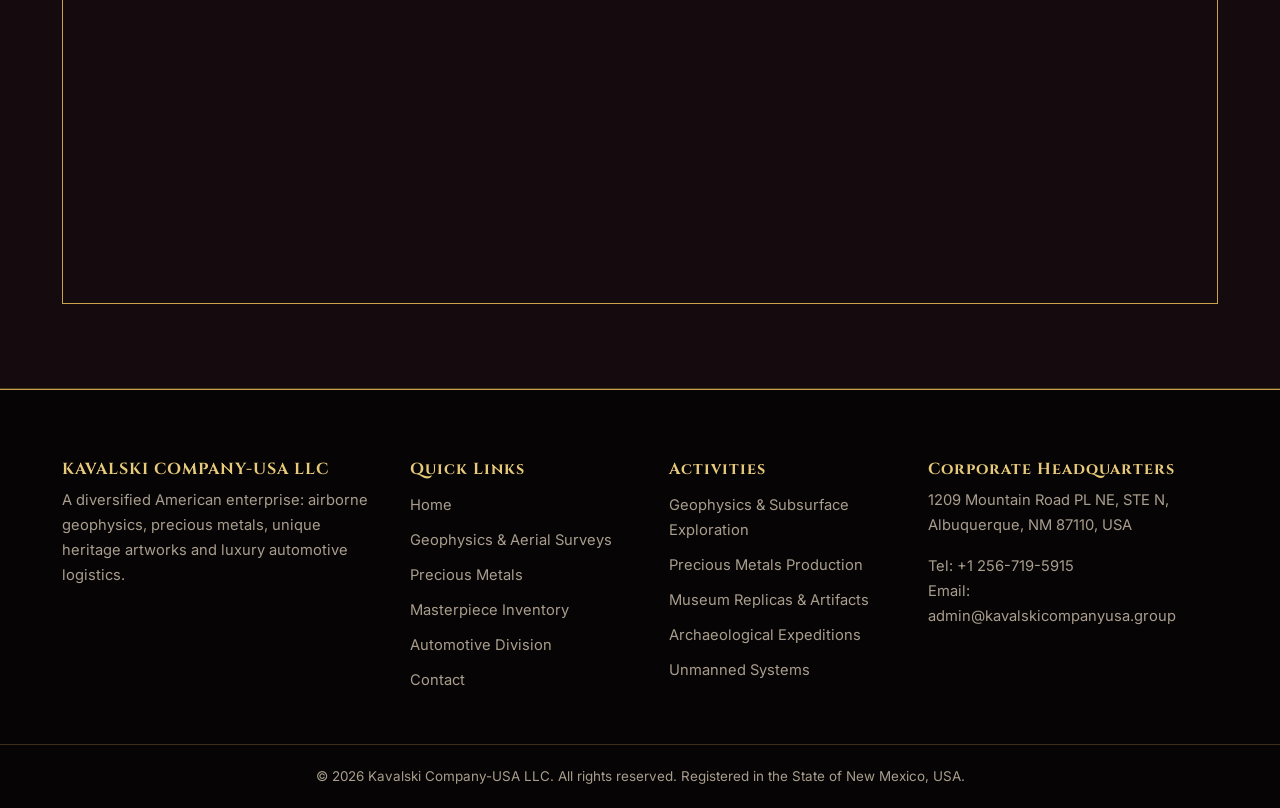
<file: contact.html>
<!DOCTYPE html><html lang="en"><head><meta charset="utf-8"><meta name="viewport" content="width=device-width,initial-scale=1">
<title>Contact | Kavalski Company-USA LLC</title><meta name="description" content="Contact Kavalski Company-USA LLC, 1209 Mountain Road PL NE STE N, Albuquerque, NM 87110. Tel +1 256-719-5915.">
<link rel="icon" href="assets/img/seal.jpg"><link rel="preconnect" href="https://fonts.googleapis.com">
<link href="https://fonts.googleapis.com/css2?family=Cinzel:wght@500;700&family=Inter:wght@400;500;600&display=swap" rel="stylesheet">
<link rel="stylesheet" href="assets/style.css"></head><body><div id="pgb"></div>
<div class="top"><div class="w"><span>1209 Mountain Road PL NE, STE N, Albuquerque, NM 87110, USA</span><a href="tel:+12567195915">+1 256-719-5915</a><a href="mailto:admin@kavalskicompanyusa.group">admin@kavalskicompanyusa.group</a></div></div>
<header><div class="w nav"><a class="brand" href="index.html"><img src="assets/img/seal.jpg" alt="Kavalski Company-USA seal"><span>KAVALSKI<small>COMPANY-USA LLC</small></span></a>
<button id="mb" aria-label="Open menu">&#9776;</button><nav id="nv"><a href="index.html">HOME</a><a href="geophysics-aerial-surveys.html">GEOPHYSICS &amp; AERIAL SURVEYS</a><a href="precious-metals.html">PRECIOUS METALS</a><a href="masterpiece-inventory.html">MASTERPIECE INVENTORY</a><a href="automotive-division.html">AUTOMOTIVE DIVISION</a><a href="contact.html" class="on">CONTACT</a></nav></div></header><main><section class="pb" style="background-image:url(assets/img/logo.jpg)"><div class="w"><div class="crumb"><a href="index.html">Home</a> / Contact</div><h1>Contact Us</h1><p>Corporate headquarters, Albuquerque, New Mexico.</p></div></section>
<section class="sec"><div class="w g2" style="align-items:start"><div><span class="tag">CORPORATE INQUIRY</span><h2>Send Us a Message</h2><p class="mut">Your inquiry is routed directly to our administration team. We reply from our official email address.</p><form class="cform" method="post" action="send.php"><div class="two"><label>Full name<input name="name" required></label><label>Email<input name="email" type="email" required></label></div>
<div class="two"><label>Company / organization<input name="company"></label><label>Phone<input name="phone"></label></div>
<label>Area of interest<select name="topic"><option>Geophysics &amp; Aerial Surveys</option><option>Precious Metals</option><option>Masterpiece Inventory</option><option>Automotive Division</option><option>Archaeological Expeditions</option><option>Unmanned Systems</option><option>General inquiry</option></select></label>
<label>Message<textarea name="message" rows="5" required></textarea></label><input type="text" name="website" tabindex="-1" autocomplete="off" style="display:none">
<button class="btn" type="submit">Send Inquiry</button><div class="msg" role="status"></div></form></div>
<div class="cinfo"><span class="tag">HEADQUARTERS</span><h2>Get in Touch</h2>
<div><span class="ico"><svg viewBox="0 0 24 24"><path d="M12 21s7-6 7-12a7 7 0 0 0-14 0c0 6 7 12 7 12z"/><circle cx="12" cy="9" r="2.5"/></svg></span><p style="margin:0"><b>Registered Address</b>1209 Mountain Road PL NE, STE N<br>Albuquerque, NM 87110, USA</p></div>
<div><span class="ico"><svg viewBox="0 0 24 24"><rect x="3" y="5" width="18" height="14"/><path d="m3 6 9 7 9-7"/></svg></span><p style="margin:0"><b>Corporate Email</b><a href="mailto:admin@kavalskicompanyusa.group">admin@kavalskicompanyusa.group</a></p></div>
<div><span class="ico"><svg viewBox="0 0 24 24"><path d="M5 4h4l2 5-2.5 1.5a11 11 0 0 0 5 5L15 13l5 2v4a2 2 0 0 1-2 2A16 16 0 0 1 3 6a2 2 0 0 1 2-2z"/></svg></span><p style="margin:0"><b>Official Telephone</b><a href="tel:+12567195915">+1 256-719-5915</a></p></div>
<p class="note">All correspondence with us takes place exclusively via our official email addresses or this Contact page.</p></div></div></section>
<section class="sec alt"><div class="w"><div class="hd"><h2>Find Our Headquarters</h2></div><iframe title="Map of Kavalski Company-USA headquarters" loading="lazy" src="https://www.google.com/maps?q=1209+Mountain+Road+PL+NE+STE+N,+Albuquerque,+NM+87110&amp;output=embed"></iframe></div></section></main><footer><div class="w"><div class="g4"><div><h4>KAVALSKI COMPANY-USA LLC</h4><p>A diversified American enterprise: airborne geophysics, precious metals, unique heritage artworks and luxury automotive logistics.</p></div>
<div><h4>Quick Links</h4><ul><li><a href="index.html">Home</a></li><li><a href="geophysics-aerial-surveys.html">Geophysics &amp; Aerial Surveys</a></li><li><a href="precious-metals.html">Precious Metals</a></li><li><a href="masterpiece-inventory.html">Masterpiece Inventory</a></li><li><a href="automotive-division.html">Automotive Division</a></li><li><a href="contact.html">Contact</a></li></ul></div>
<div><h4>Activities</h4><ul><li>Geophysics &amp; Subsurface Exploration</li><li>Precious Metals Production</li><li>Museum Replicas &amp; Artifacts</li><li>Archaeological Expeditions</li><li>Unmanned Systems</li></ul></div>
<div><h4>Corporate Headquarters</h4><p>1209 Mountain Road PL NE, STE N, Albuquerque, NM 87110, USA</p><p>Tel: <a href="tel:+12567195915">+1 256-719-5915</a><br>Email: <a href="mailto:admin@kavalskicompanyusa.group">admin@kavalskicompanyusa.group</a></p></div></div></div>
<div class="copy">&copy; 2026 Kavalski Company-USA LLC. All rights reserved. Registered in the State of New Mexico, USA.</div></footer>
<div id="md" aria-hidden="true" role="dialog" aria-modal="true"><div class="mp"><button class="mx" id="mclose" aria-label="Close">&times;</button>
<div class="mv" id="mview"><img id="mimg" alt=""><span class="mh">Click image to zoom</span></div>
<div class="mi"><small id="mser"></small><h2 id="mtit"></h2><p id="mdesc"></p><h4>Specifications</h4><ul class="ck" id="mspec"></ul><p class="pr"><b>Price:</b> Upon request</p>
<div class="row" style="margin-top:8px"><a class="btn" id="minq" href="contact.html">Inquire About This</a></div>
<div class="mn"><button id="mprev" aria-label="Previous">&larr; Previous</button><span id="mcnt"></span><button id="mnext" aria-label="Next">Next &rarr;</button></div></div></div></div>
<div id="lb"><img alt=""></div><script src="assets/main.js"></script></body></html>
</file>
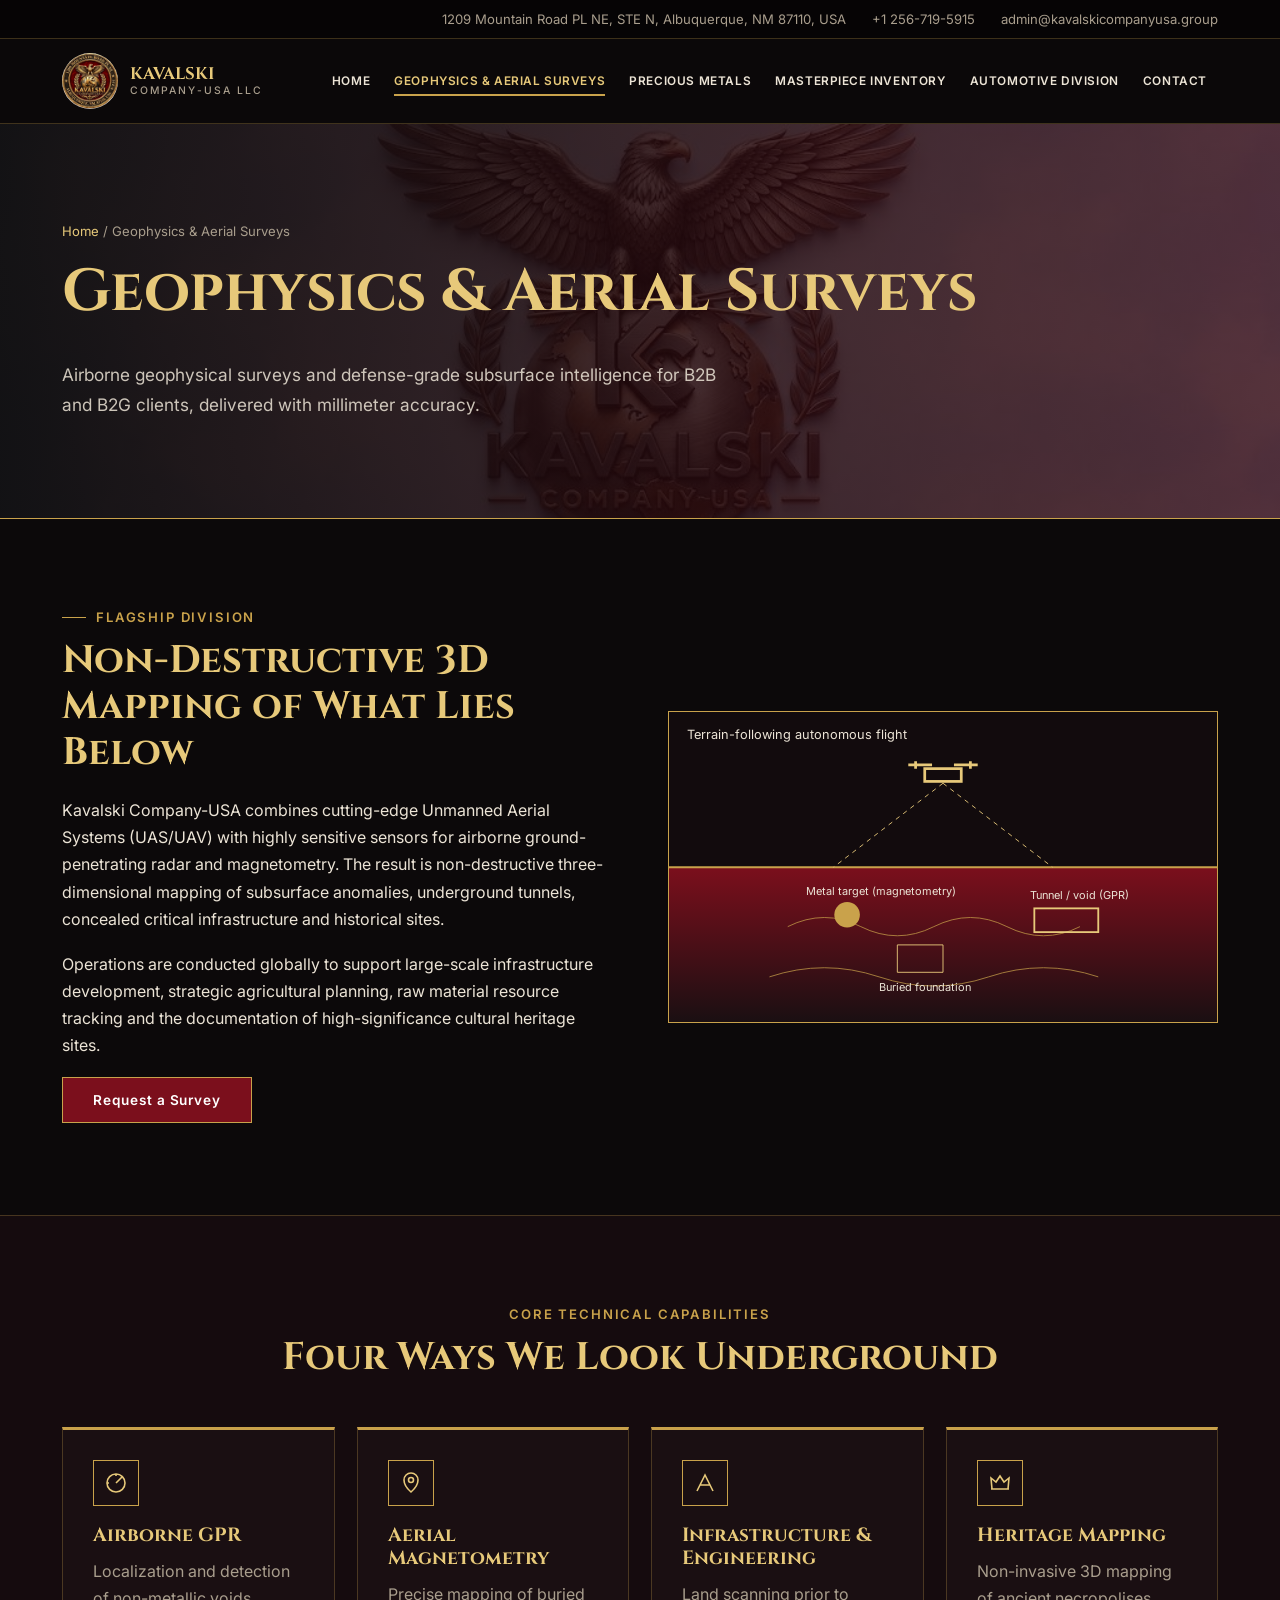
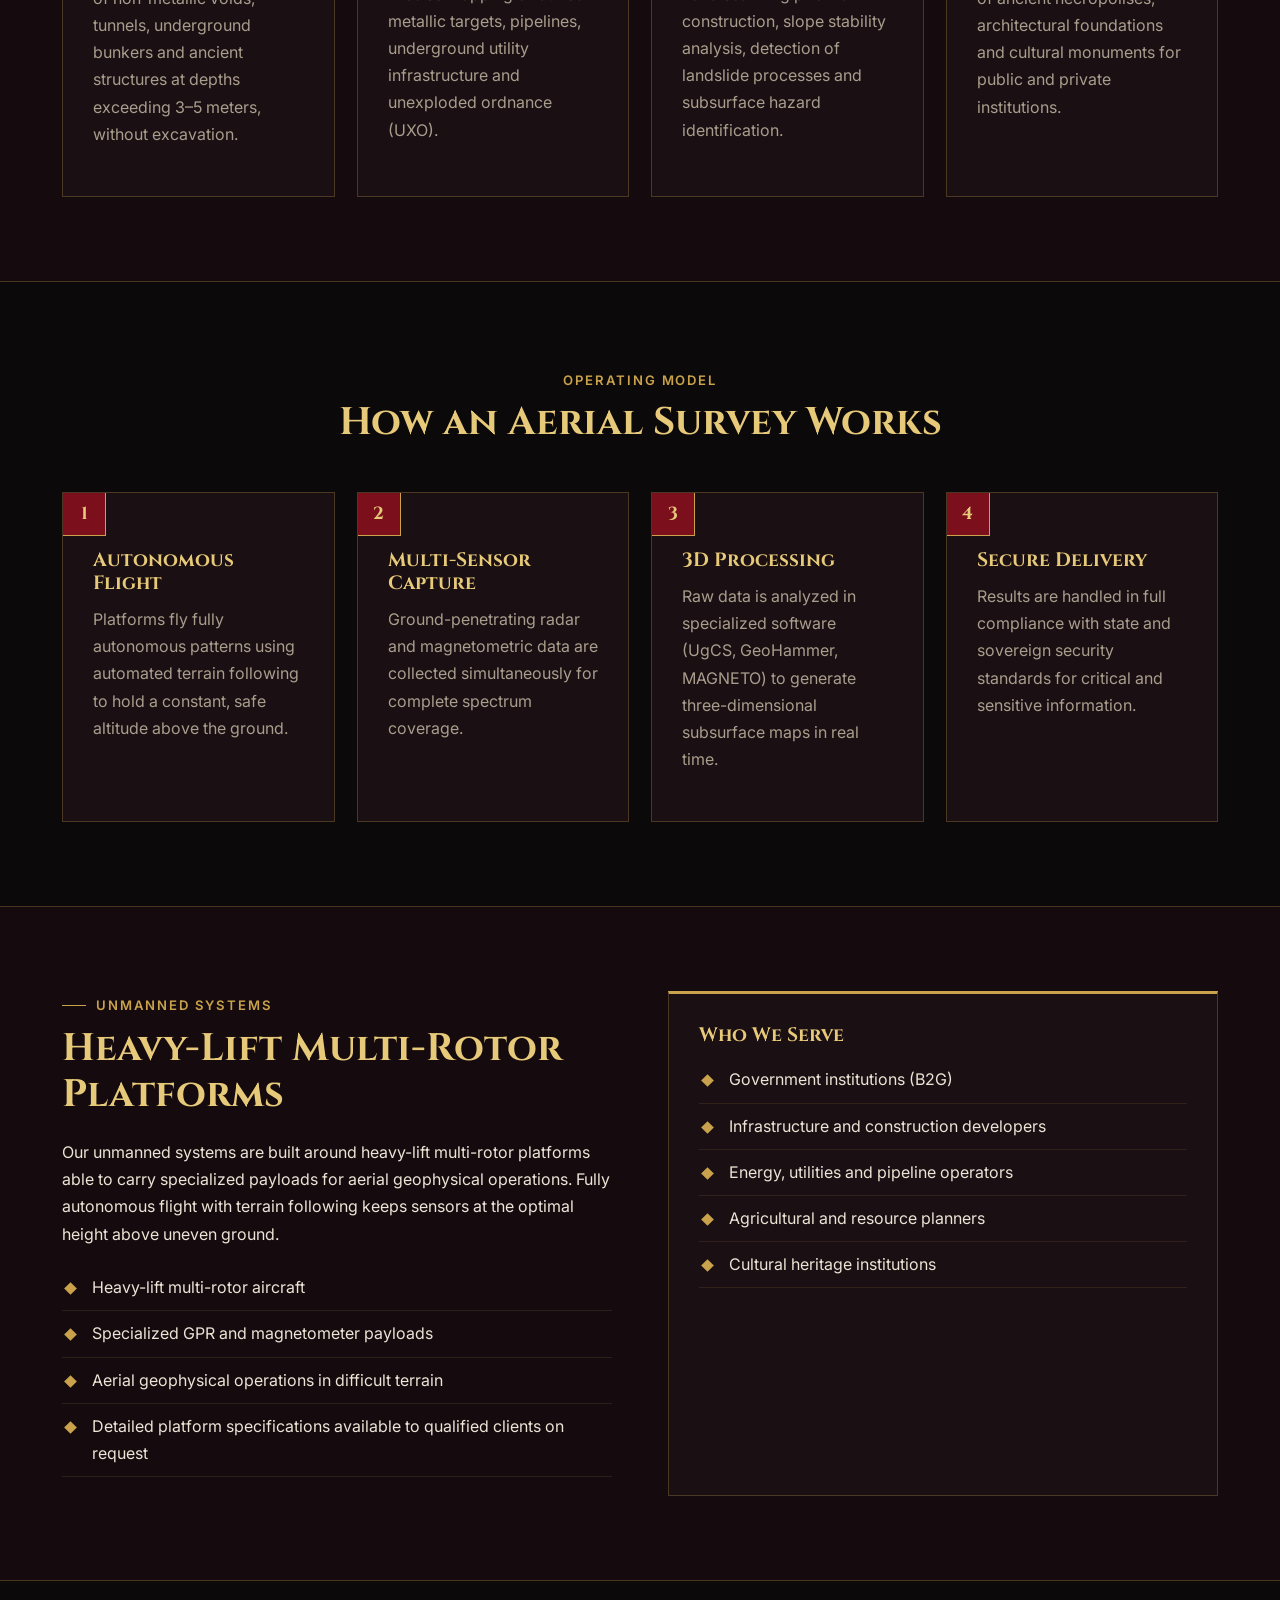
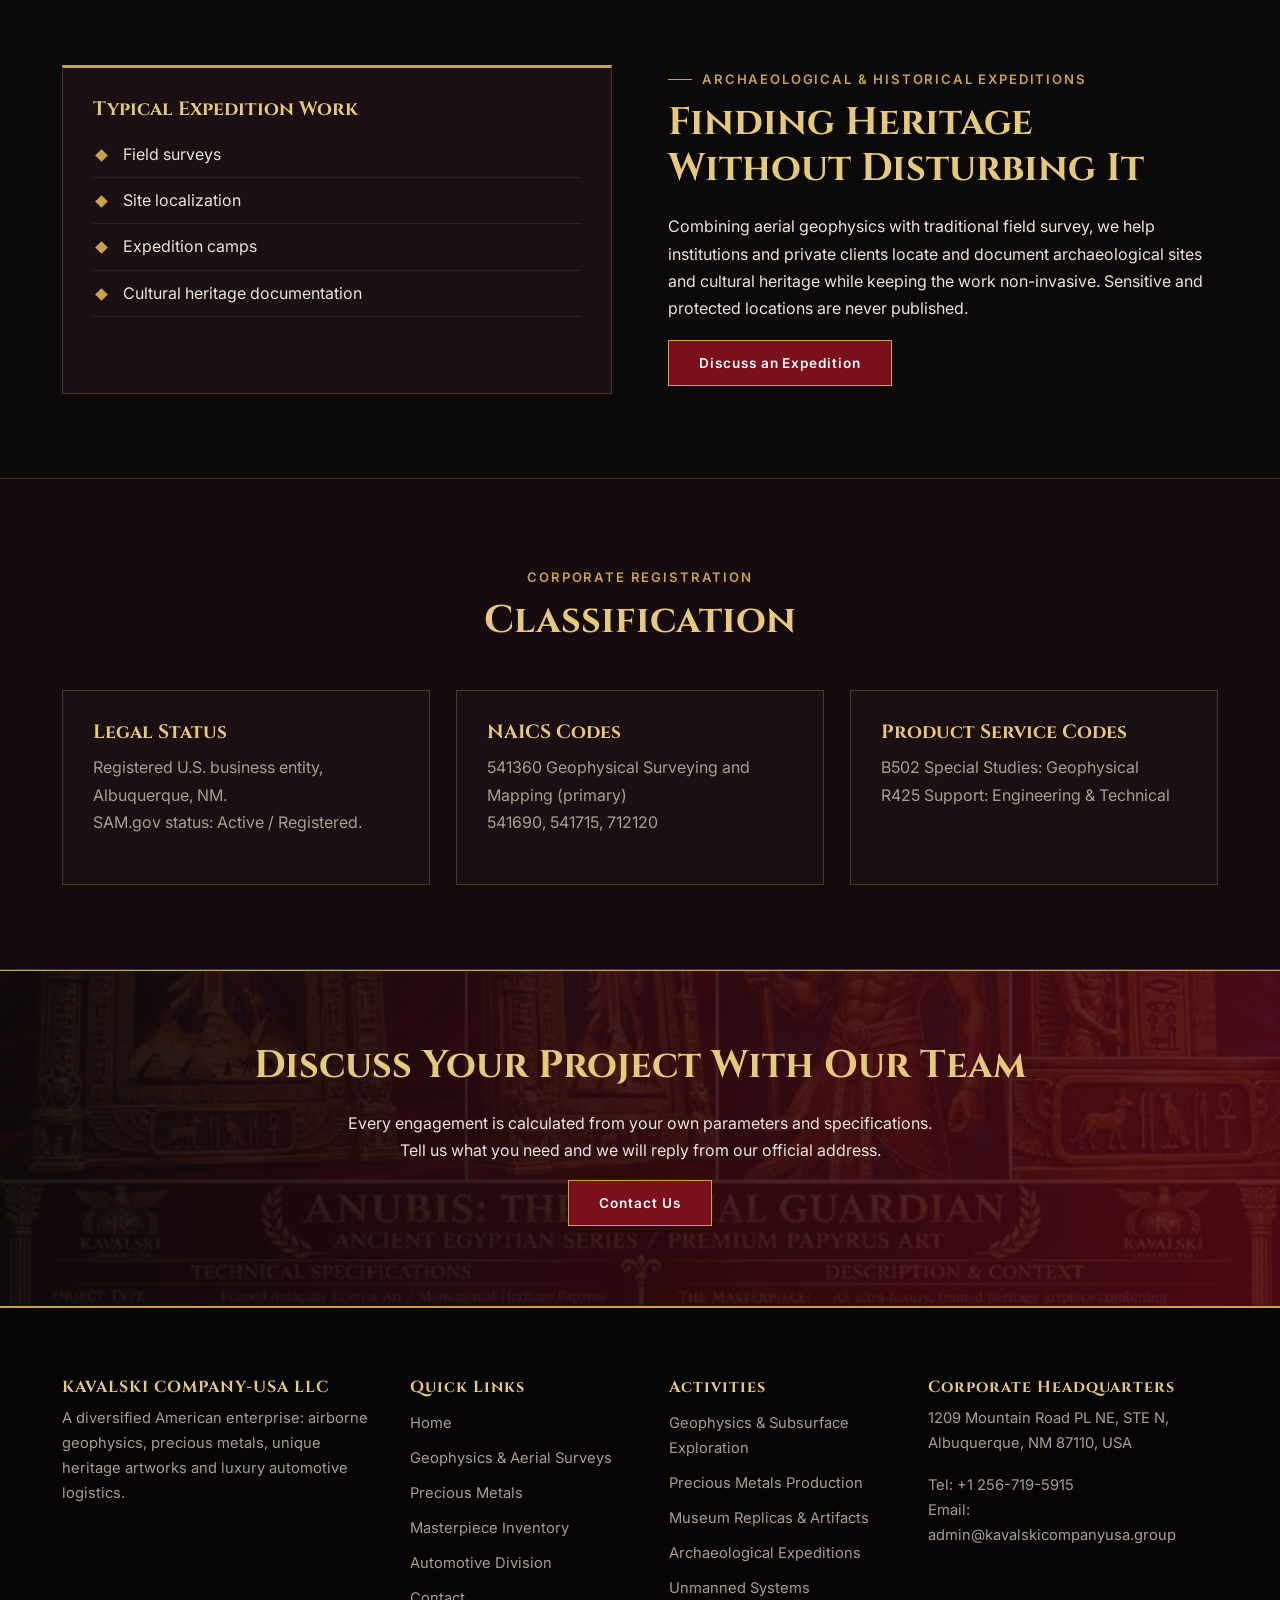
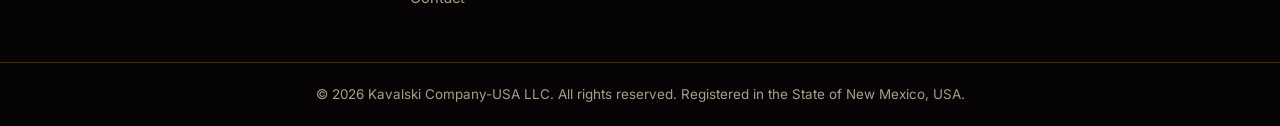
<file: geophysics-aerial-surveys.html>
<!DOCTYPE html><html lang="en"><head><meta charset="utf-8"><meta name="viewport" content="width=device-width,initial-scale=1">
<title>Geophysics & Aerial Surveys | Kavalski Company-USA LLC</title><meta name="description" content="Airborne GPR, aerial magnetometry, subsurface mapping, unmanned systems and archaeological expeditions by Kavalski Company-USA LLC.">
<link rel="icon" href="assets/img/seal.jpg"><link rel="preconnect" href="https://fonts.googleapis.com">
<link href="https://fonts.googleapis.com/css2?family=Cinzel:wght@500;700&family=Inter:wght@400;500;600&display=swap" rel="stylesheet">
<link rel="stylesheet" href="assets/style.css"></head><body><div id="pgb"></div>
<div class="top"><div class="w"><span>1209 Mountain Road PL NE, STE N, Albuquerque, NM 87110, USA</span><a href="tel:+12567195915">+1 256-719-5915</a><a href="mailto:admin@kavalskicompanyusa.group">admin@kavalskicompanyusa.group</a></div></div>
<header><div class="w nav"><a class="brand" href="index.html"><img src="assets/img/seal.jpg" alt="Kavalski Company-USA seal"><span>KAVALSKI<small>COMPANY-USA LLC</small></span></a>
<button id="mb" aria-label="Open menu">&#9776;</button><nav id="nv"><a href="index.html">HOME</a><a href="geophysics-aerial-surveys.html" class="on">GEOPHYSICS &amp; AERIAL SURVEYS</a><a href="precious-metals.html">PRECIOUS METALS</a><a href="masterpiece-inventory.html">MASTERPIECE INVENTORY</a><a href="automotive-division.html">AUTOMOTIVE DIVISION</a><a href="contact.html">CONTACT</a></nav></div></header><main><section class="pb" style="background-image:url(assets/img/logo.jpg)"><div class="w"><div class="crumb"><a href="index.html">Home</a> / Geophysics &amp; Aerial Surveys</div><h1>Geophysics &amp; Aerial Surveys</h1><p>Airborne geophysical surveys and defense-grade subsurface intelligence for B2B and B2G clients, delivered with millimeter accuracy.</p></div></section>
<section class="sec"><div class="w g2"><div><span class="tag">FLAGSHIP DIVISION</span><h2>Non-Destructive 3D Mapping of What Lies Below</h2>
<p>Kavalski Company-USA combines cutting-edge Unmanned Aerial Systems (UAS/UAV) with highly sensitive sensors for airborne ground-penetrating radar and magnetometry. The result is non-destructive three-dimensional mapping of subsurface anomalies, underground tunnels, concealed critical infrastructure and historical sites.</p>
<p>Operations are conducted globally to support large-scale infrastructure development, strategic agricultural planning, raw material resource tracking and the documentation of high-significance cultural heritage sites.</p><a class="btn" href="contact.html">Request a Survey</a></div><svg viewBox="0 0 600 340" role="img" aria-label="Diagram of a drone scanning subsurface layers" style="width:100%;border:1px solid var(--gold);background:#120b0d"><defs><linearGradient id="g" x1="0" y1="0" x2="0" y2="1"><stop offset="0" stop-color="#7b0f1c"/><stop offset="1" stop-color="#1a0f12"/></linearGradient></defs>
<rect y="170" width="600" height="170" fill="url(#g)"/><path d="M0 170h600" stroke="#c9a24b" stroke-width="2"/>
<path d="M300 78 180 170M300 78 420 170" stroke="#e7c97a" stroke-dasharray="5 5" fill="none"/>
<g stroke="#c9a24b" fill="none" opacity=".8"><path d="M130 235q40-20 80 0t80 0 80 0 80 0"/><path d="M110 290q60-20 120 0t120 0 120 0"/></g>
<rect x="400" y="215" width="70" height="26" fill="none" stroke="#e7c97a" stroke-width="2"/><circle cx="195" cy="222" r="14" fill="#c9a24b"/><path d="M250 255h50v30h-50z" fill="none" stroke="#e7c97a"/>
<g stroke="#e7c97a" stroke-width="3" fill="none"><rect x="280" y="62" width="40" height="14"/><path d="M262 58h26M312 58h26M270 62v-8M330 62v-8"/></g>
<text x="20" y="30" fill="#ece4d6" font-size="14" font-family="Inter">Terrain-following autonomous flight</text>
<text x="395" y="205" fill="#ece4d6" font-size="12" font-family="Inter">Tunnel / void (GPR)</text><text x="150" y="200" fill="#ece4d6" font-size="12" font-family="Inter">Metal target (magnetometry)</text><text x="230" y="305" fill="#ece4d6" font-size="12" font-family="Inter">Buried foundation</text></svg></div></section>

<section class="sec alt"><div class="w"><div class="hd"><span class="tag">CORE TECHNICAL CAPABILITIES</span><h2>Four Ways We Look Underground</h2></div>
<div class="g4"><div class="card t"><span class="ico"><svg viewBox="0 0 24 24"><circle cx="12" cy="12" r="9"/><path d="M12 12 18 6M12 3v2M3 12h2"/></svg></span><h3>Airborne GPR</h3><p class="mut">Localization and detection of non-metallic voids, tunnels, underground bunkers and ancient structures at depths exceeding 3&ndash;5 meters, without excavation.</p></div>
<div class="card t"><span class="ico"><svg viewBox="0 0 24 24"><path d="M12 21s7-6 7-12a7 7 0 0 0-14 0c0 6 7 12 7 12z"/><circle cx="12" cy="9" r="2.5"/></svg></span><h3>Aerial Magnetometry</h3><p class="mut">Precise mapping of buried metallic targets, pipelines, underground utility infrastructure and unexploded ordnance (UXO).</p></div>
<div class="card t"><span class="ico"><svg viewBox="0 0 24 24"><path d="M4 20 12 4l8 16M7 14h10"/></svg></span><h3>Infrastructure &amp; Engineering</h3><p class="mut">Land scanning prior to construction, slope stability analysis, detection of landslide processes and subsurface hazard identification.</p></div>
<div class="card t"><span class="ico"><svg viewBox="0 0 24 24"><path d="M3 18h18M4 18 3 7l5 4 4-6 4 6 5-4-1 11"/></svg></span><h3>Heritage Mapping</h3><p class="mut">Non-invasive 3D mapping of ancient necropolises, architectural foundations and cultural monuments for public and private institutions.</p></div></div></div></section>

<section class="sec"><div class="w"><div class="hd"><span class="tag">OPERATING MODEL</span><h2>How an Aerial Survey Works</h2></div>
<div class="g4 steps"><div class="card"><h3>Autonomous Flight</h3><p class="mut">Platforms fly fully autonomous patterns using automated terrain following to hold a constant, safe altitude above the ground.</p></div>
<div class="card"><h3>Multi-Sensor Capture</h3><p class="mut">Ground-penetrating radar and magnetometric data are collected simultaneously for complete spectrum coverage.</p></div>
<div class="card"><h3>3D Processing</h3><p class="mut">Raw data is analyzed in specialized software (UgCS, GeoHammer, MAGNETO) to generate three-dimensional subsurface maps in real time.</p></div>
<div class="card"><h3>Secure Delivery</h3><p class="mut">Results are handled in full compliance with state and sovereign security standards for critical and sensitive information.</p></div></div></div></section>

<section class="sec alt" id="unmanned"><div class="w g2"><div><span class="tag">UNMANNED SYSTEMS</span><h2>Heavy-Lift Multi-Rotor Platforms</h2>
<p>Our unmanned systems are built around heavy-lift multi-rotor platforms able to carry specialized payloads for aerial geophysical operations. Fully autonomous flight with terrain following keeps sensors at the optimal height above uneven ground.</p>
<ul class="ck"><li>Heavy-lift multi-rotor aircraft</li><li>Specialized GPR and magnetometer payloads</li><li>Aerial geophysical operations in difficult terrain</li><li>Detailed platform specifications available to qualified clients on request</li></ul></div>
<div class="card t"><h3>Who We Serve</h3><ul class="ck"><li>Government institutions (B2G)</li><li>Infrastructure and construction developers</li><li>Energy, utilities and pipeline operators</li><li>Agricultural and resource planners</li><li>Cultural heritage institutions</li></ul></div></div></section>

<section class="sec" id="expeditions"><div class="w g2"><div class="card t"><h3>Typical Expedition Work</h3><ul class="ck"><li>Field surveys</li><li>Site localization</li><li>Expedition camps</li><li>Cultural heritage documentation</li></ul></div>
<div><span class="tag">ARCHAEOLOGICAL &amp; HISTORICAL EXPEDITIONS</span><h2>Finding Heritage Without Disturbing It</h2><p>Combining aerial geophysics with traditional field survey, we help institutions and private clients locate and document archaeological sites and cultural heritage while keeping the work non-invasive. Sensitive and protected locations are never published.</p><a class="btn" href="contact.html">Discuss an Expedition</a></div></div></section>

<section class="sec alt"><div class="w"><div class="hd"><span class="tag">CORPORATE REGISTRATION</span><h2>Classification</h2></div>
<div class="g3"><div class="card"><h3>Legal Status</h3><p class="mut">Registered U.S. business entity, Albuquerque, NM.<br>SAM.gov status: Active / Registered.</p></div><div class="card"><h3>NAICS Codes</h3><p class="mut">541360 Geophysical Surveying and Mapping (primary)<br>541690, 541715, 712120</p></div><div class="card"><h3>Product Service Codes</h3><p class="mut">B502 Special Studies: Geophysical<br>R425 Support: Engineering &amp; Technical</p></div></div></div></section>
<section class="cta"><div class="w"><h2>Discuss Your Project With Our Team</h2><p>Every engagement is calculated from your own parameters and specifications. Tell us what you need and we will reply from our official address.</p><a class="btn" href="contact.html">Contact Us</a></div></section></main><footer><div class="w"><div class="g4"><div><h4>KAVALSKI COMPANY-USA LLC</h4><p>A diversified American enterprise: airborne geophysics, precious metals, unique heritage artworks and luxury automotive logistics.</p></div>
<div><h4>Quick Links</h4><ul><li><a href="index.html">Home</a></li><li><a href="geophysics-aerial-surveys.html">Geophysics &amp; Aerial Surveys</a></li><li><a href="precious-metals.html">Precious Metals</a></li><li><a href="masterpiece-inventory.html">Masterpiece Inventory</a></li><li><a href="automotive-division.html">Automotive Division</a></li><li><a href="contact.html">Contact</a></li></ul></div>
<div><h4>Activities</h4><ul><li>Geophysics &amp; Subsurface Exploration</li><li>Precious Metals Production</li><li>Museum Replicas &amp; Artifacts</li><li>Archaeological Expeditions</li><li>Unmanned Systems</li></ul></div>
<div><h4>Corporate Headquarters</h4><p>1209 Mountain Road PL NE, STE N, Albuquerque, NM 87110, USA</p><p>Tel: <a href="tel:+12567195915">+1 256-719-5915</a><br>Email: <a href="mailto:admin@kavalskicompanyusa.group">admin@kavalskicompanyusa.group</a></p></div></div></div>
<div class="copy">&copy; 2026 Kavalski Company-USA LLC. All rights reserved. Registered in the State of New Mexico, USA.</div></footer>
<div id="md" aria-hidden="true" role="dialog" aria-modal="true"><div class="mp"><button class="mx" id="mclose" aria-label="Close">&times;</button>
<div class="mv" id="mview"><img id="mimg" alt=""><span class="mh">Click image to zoom</span></div>
<div class="mi"><small id="mser"></small><h2 id="mtit"></h2><p id="mdesc"></p><h4>Specifications</h4><ul class="ck" id="mspec"></ul><p class="pr"><b>Price:</b> Upon request</p>
<div class="row" style="margin-top:8px"><a class="btn" id="minq" href="contact.html">Inquire About This</a></div>
<div class="mn"><button id="mprev" aria-label="Previous">&larr; Previous</button><span id="mcnt"></span><button id="mnext" aria-label="Next">Next &rarr;</button></div></div></div></div>
<div id="lb"><img alt=""></div><script src="assets/main.js"></script></body></html>
</file>
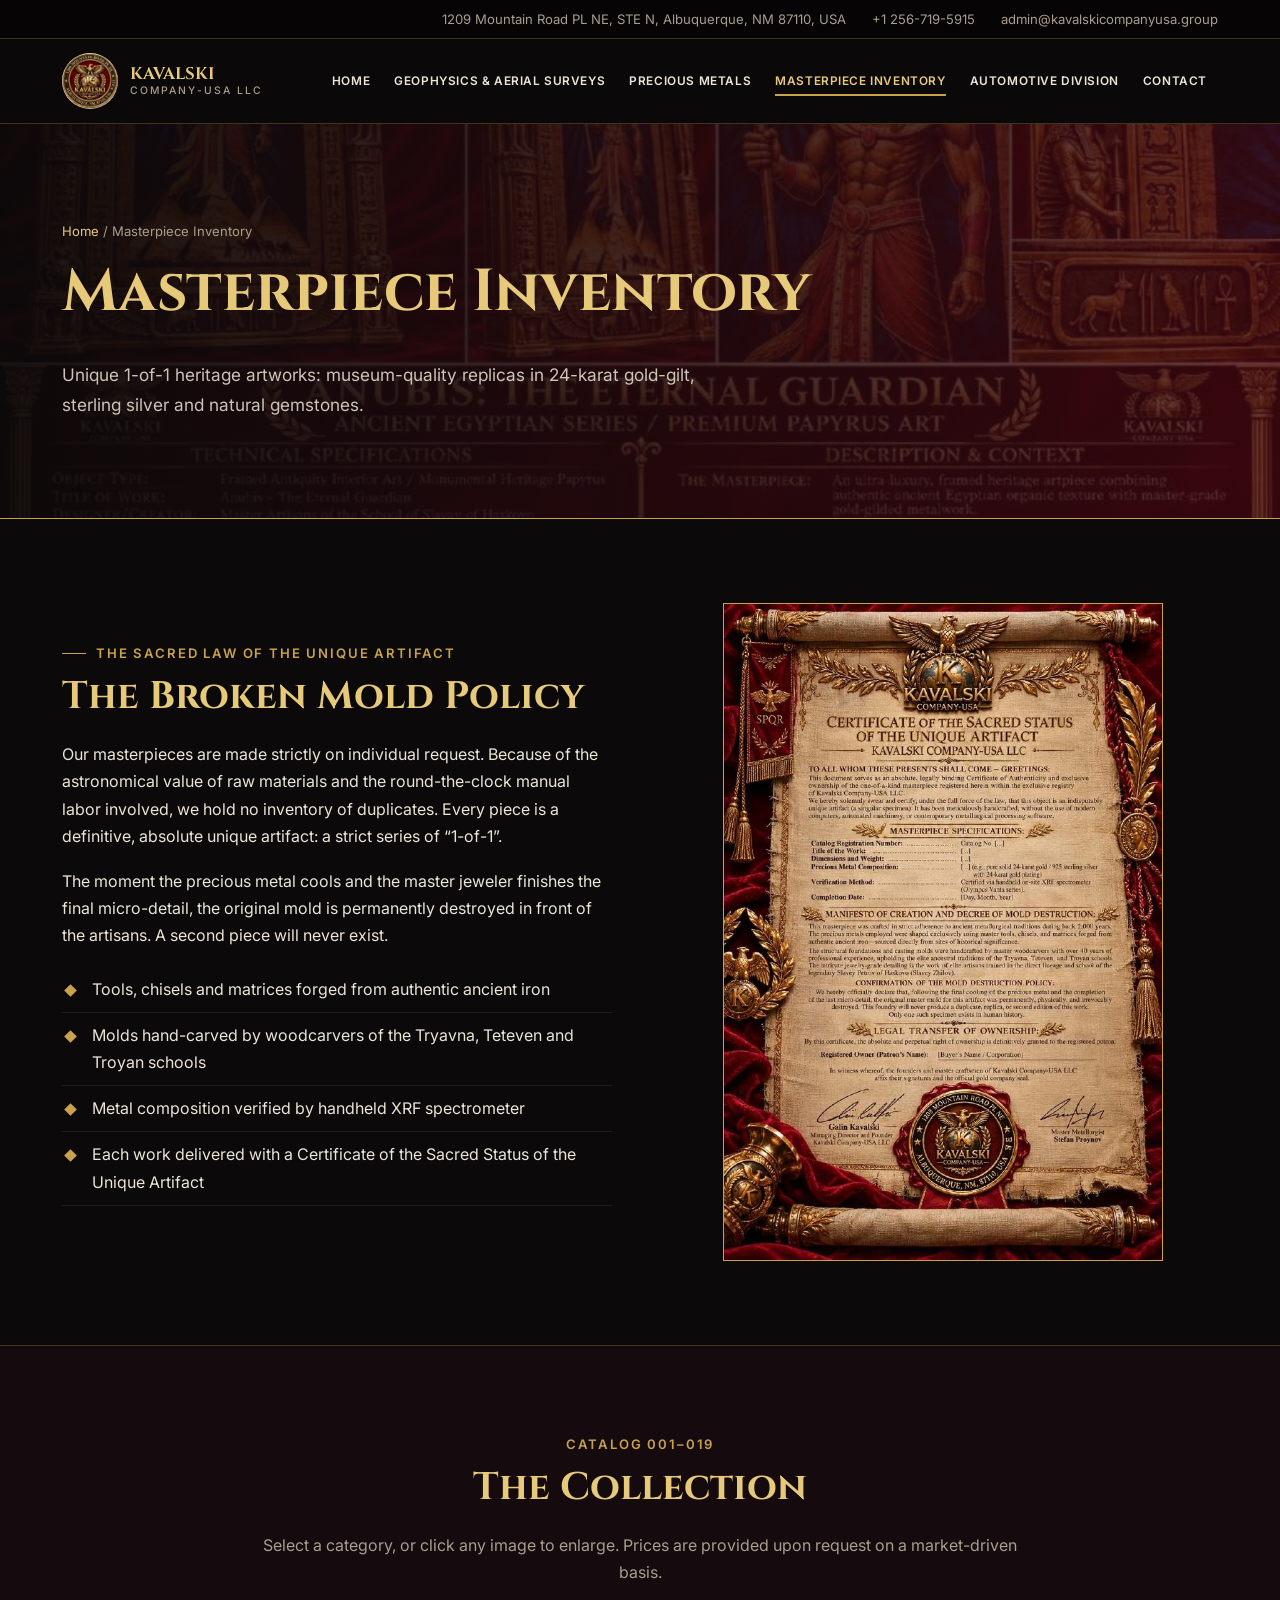
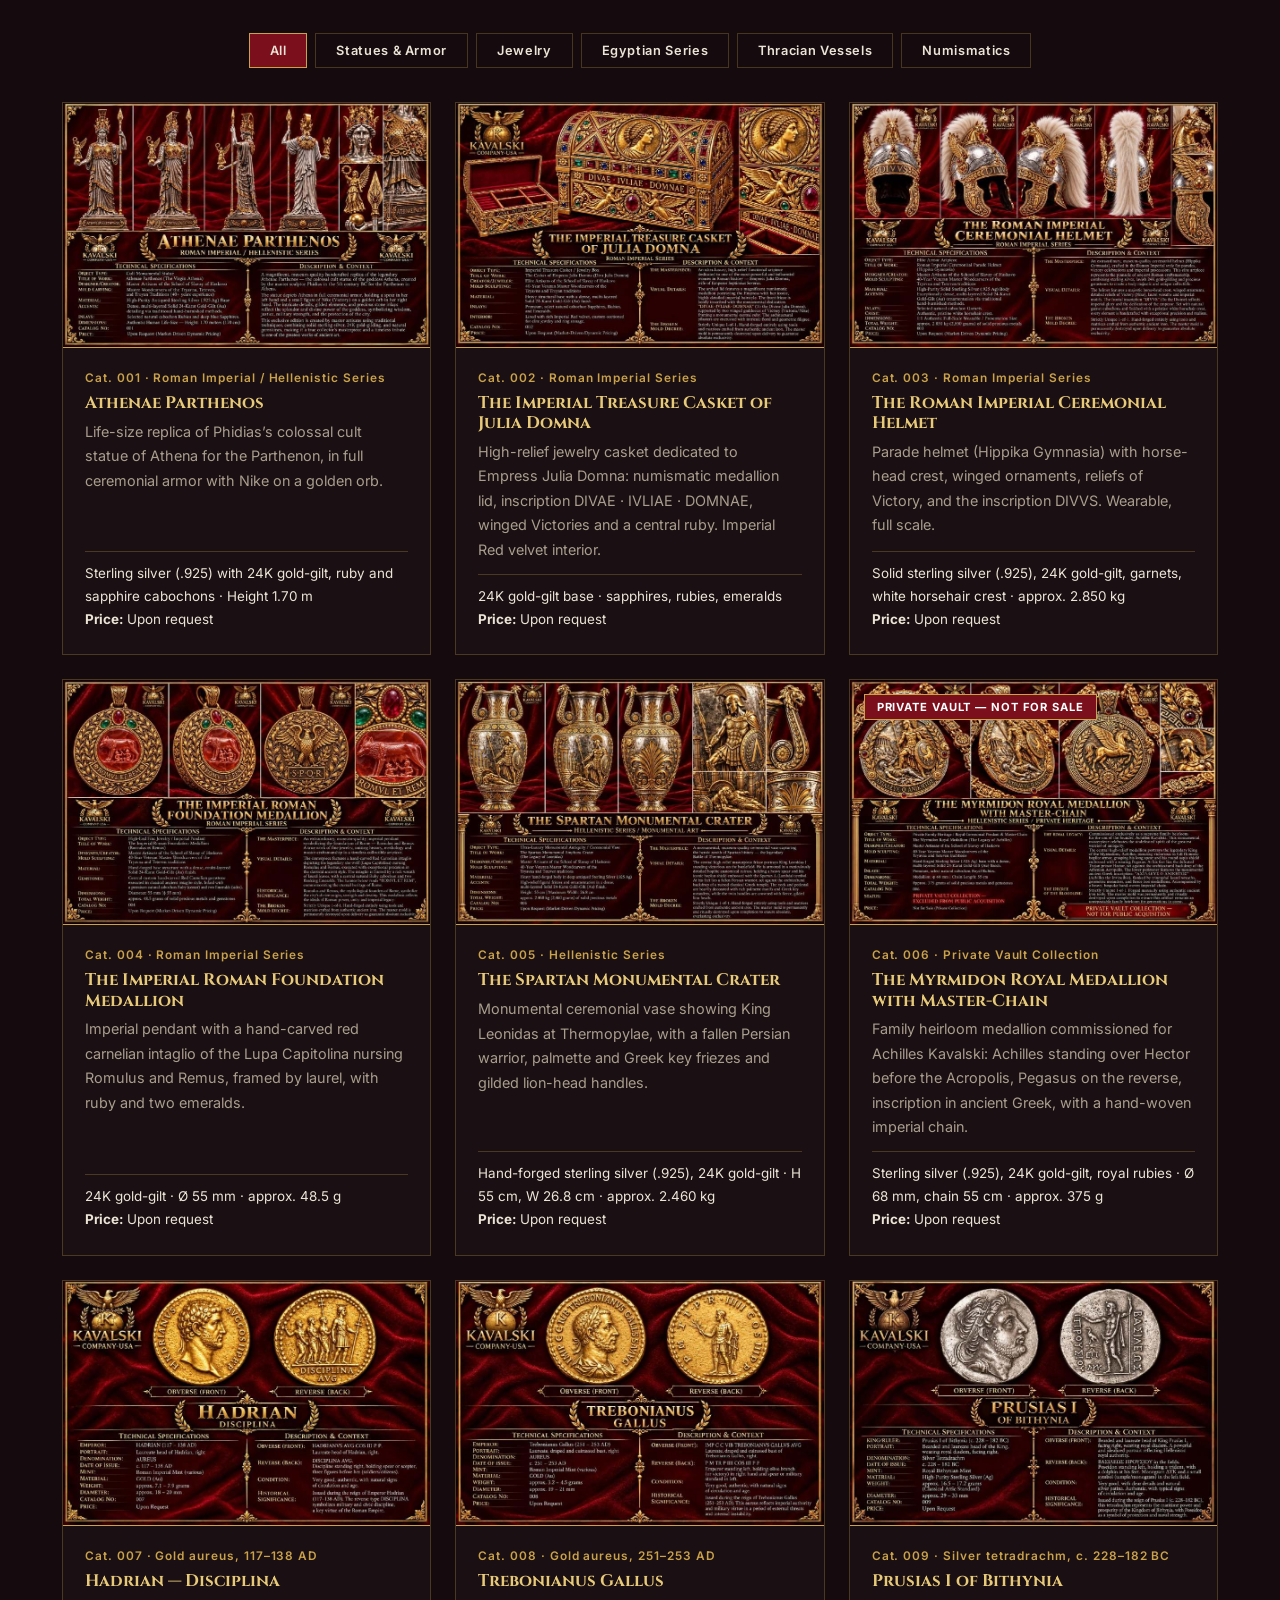
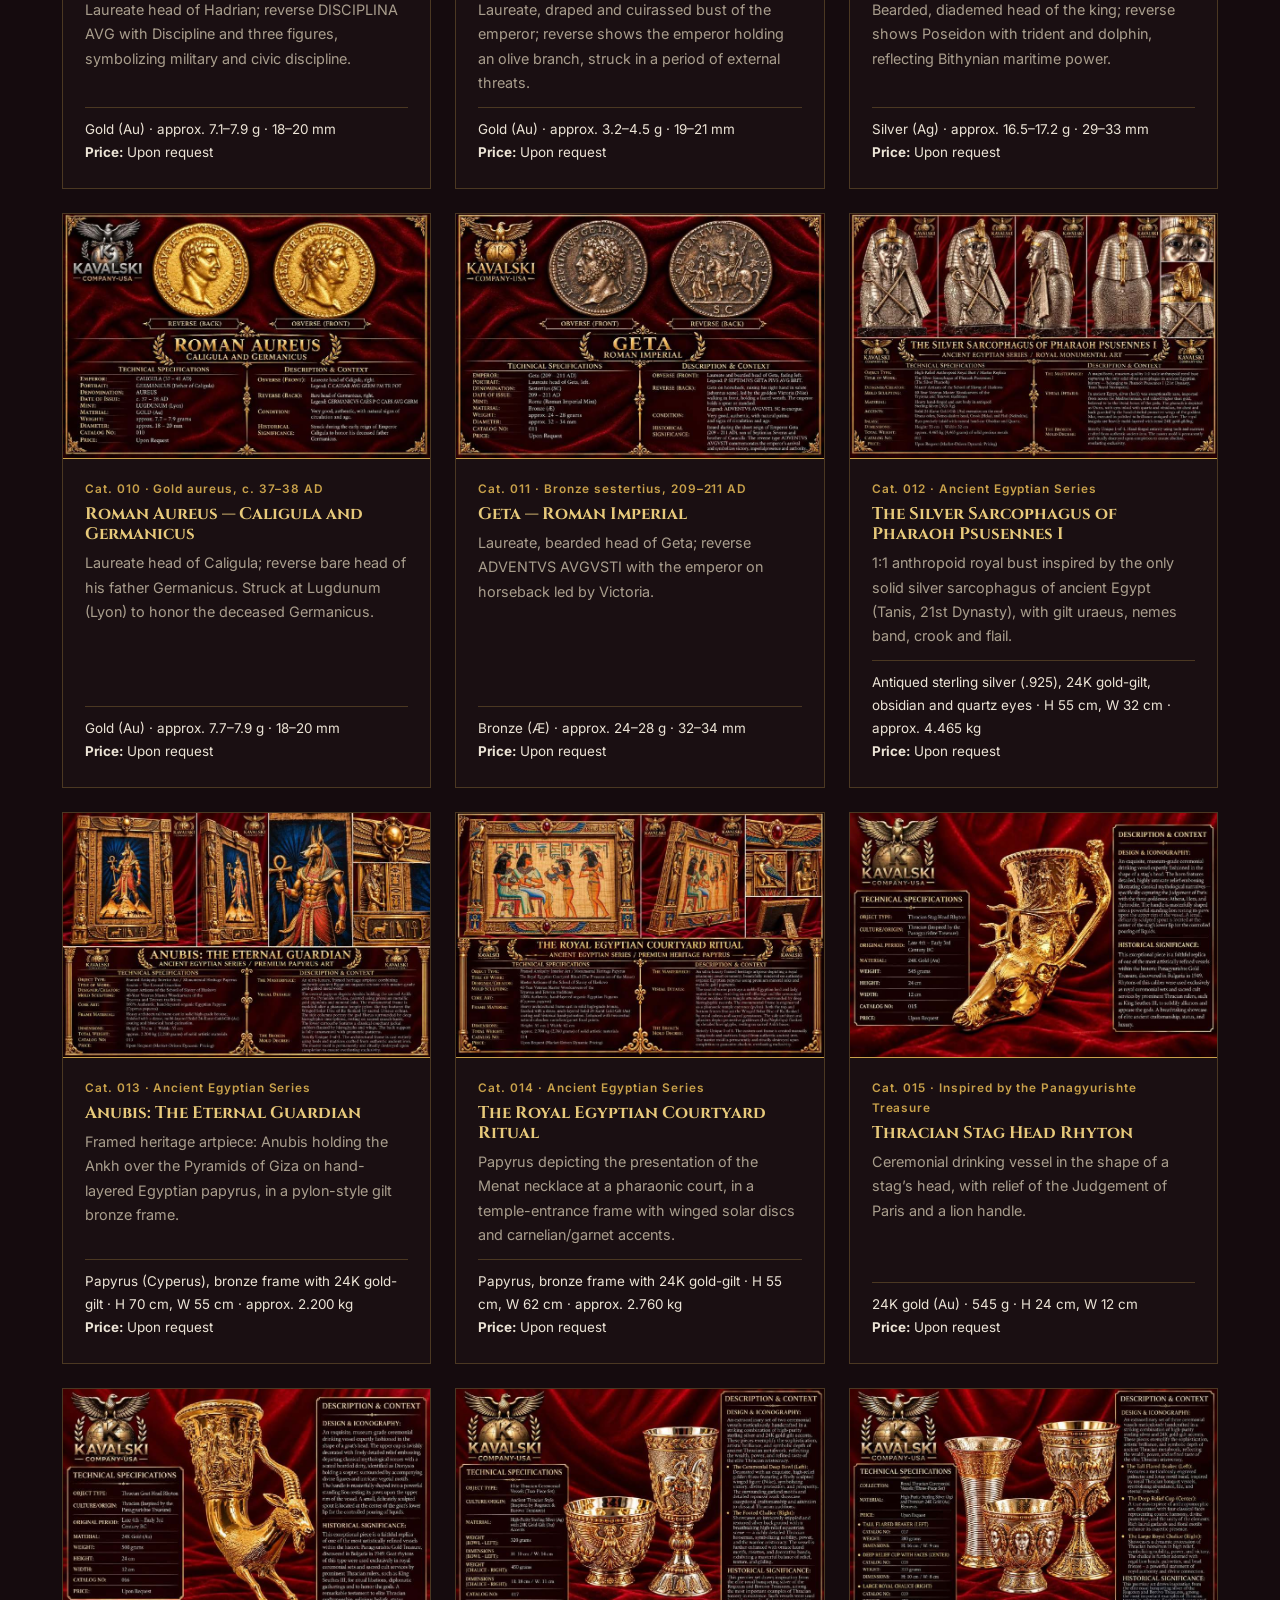
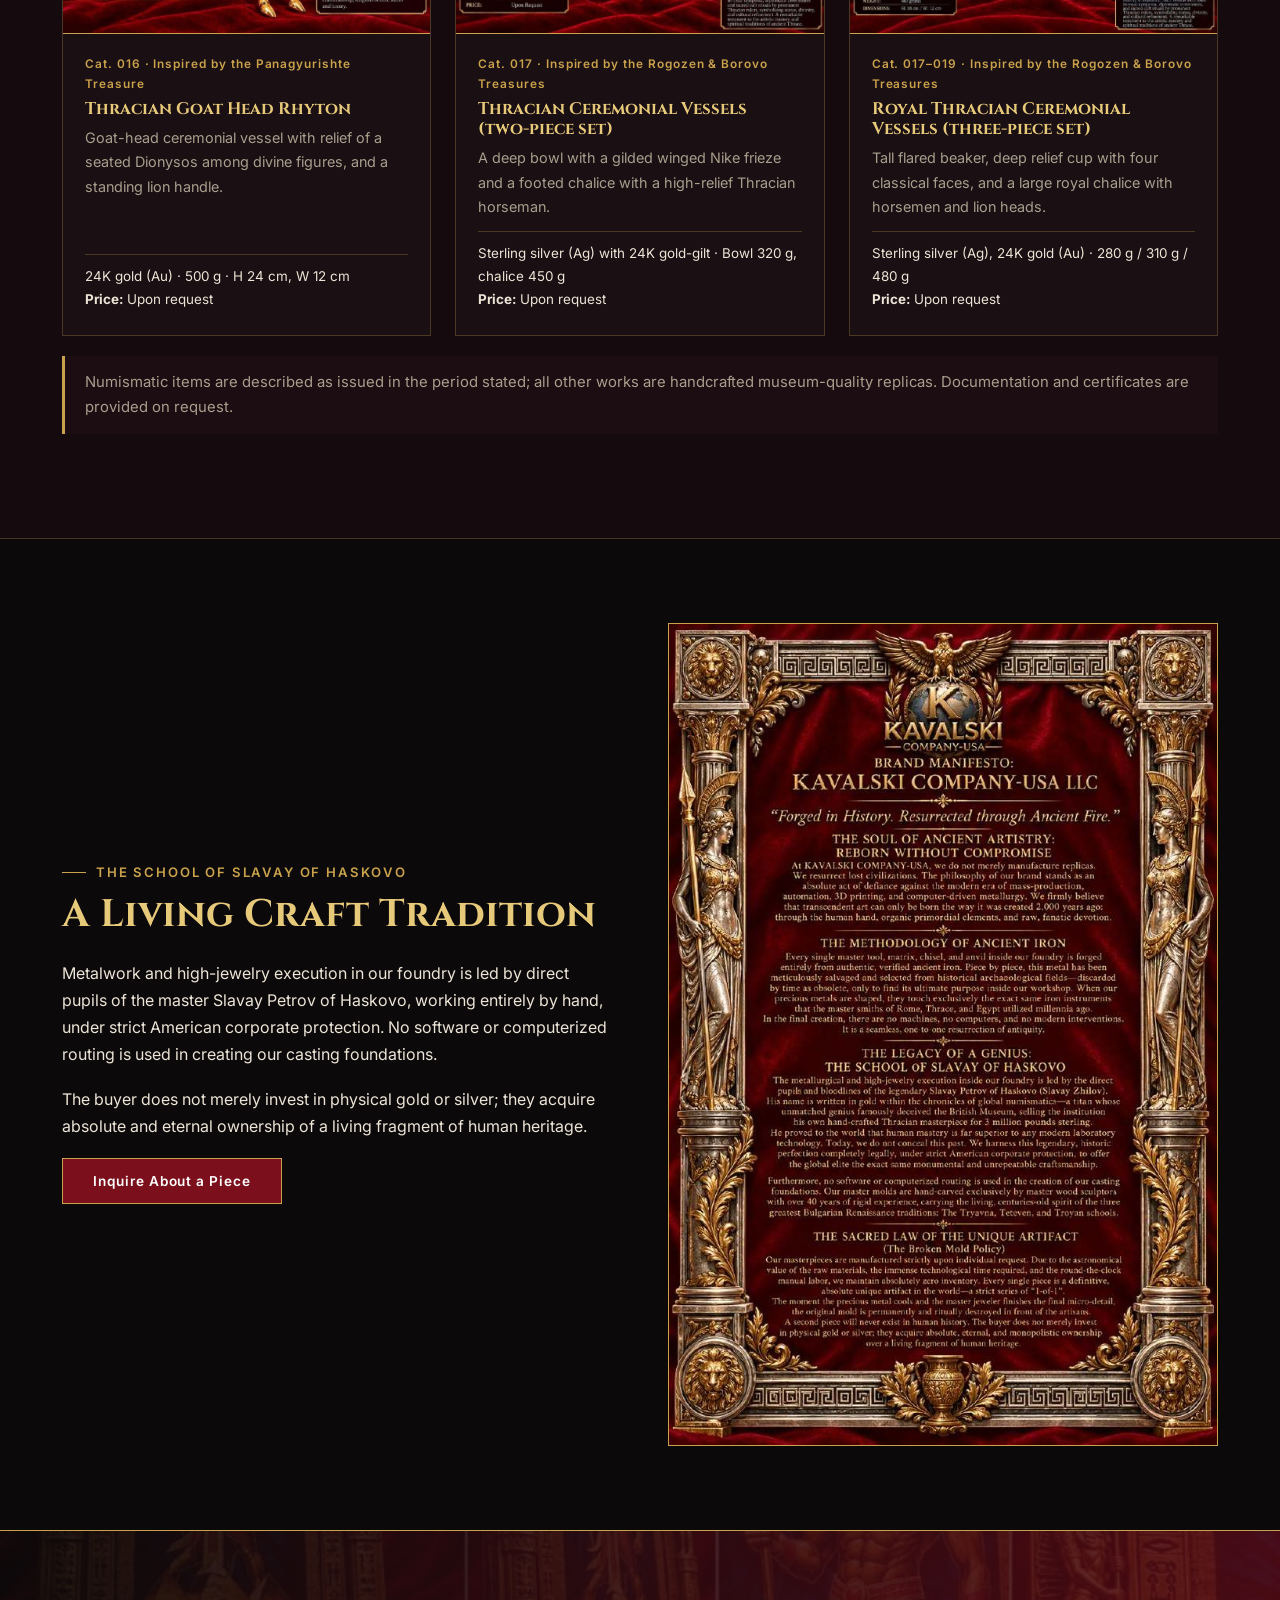
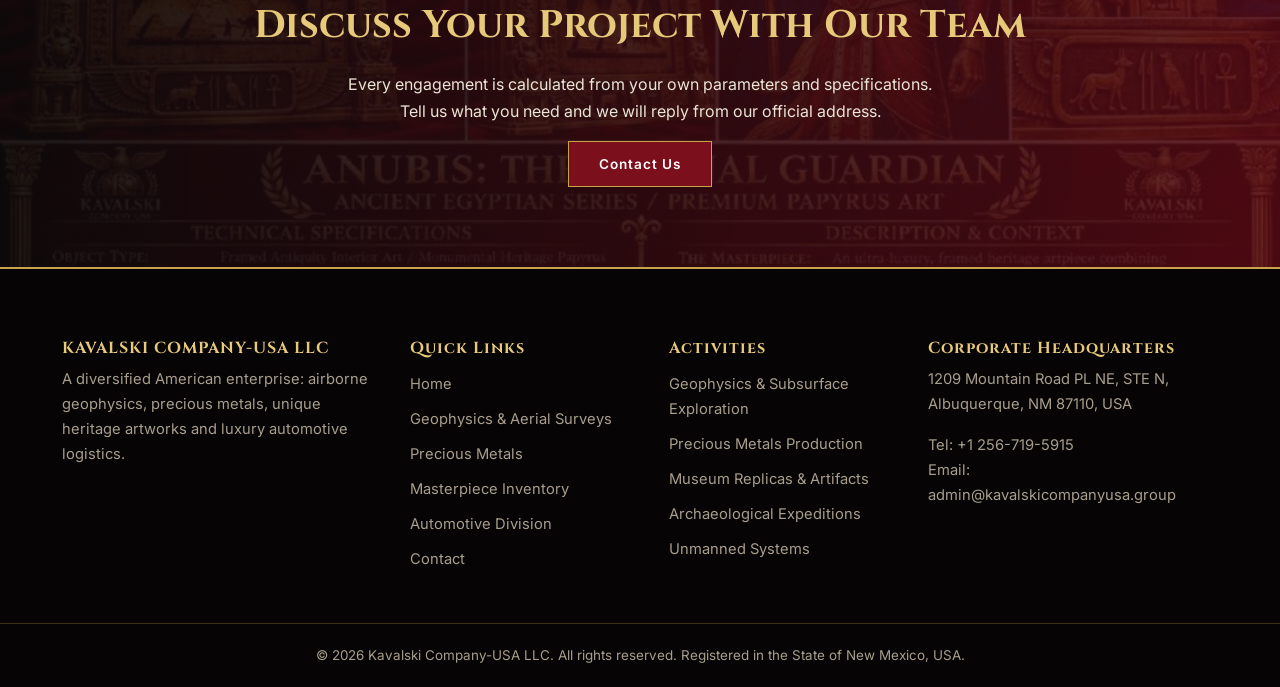
<file: masterpiece-inventory.html>
<!DOCTYPE html><html lang="en"><head><meta charset="utf-8"><meta name="viewport" content="width=device-width,initial-scale=1">
<title>Masterpiece Inventory | Kavalski Company-USA LLC</title><meta name="description" content="Unique 1-of-1 heritage artworks in 24K gold-gilt and sterling silver by Kavalski Company-USA LLC. Prices upon request.">
<link rel="icon" href="assets/img/seal.jpg"><link rel="preconnect" href="https://fonts.googleapis.com">
<link href="https://fonts.googleapis.com/css2?family=Cinzel:wght@500;700&family=Inter:wght@400;500;600&display=swap" rel="stylesheet">
<link rel="stylesheet" href="assets/style.css"></head><body><div id="pgb"></div>
<div class="top"><div class="w"><span>1209 Mountain Road PL NE, STE N, Albuquerque, NM 87110, USA</span><a href="tel:+12567195915">+1 256-719-5915</a><a href="mailto:admin@kavalskicompanyusa.group">admin@kavalskicompanyusa.group</a></div></div>
<header><div class="w nav"><a class="brand" href="index.html"><img src="assets/img/seal.jpg" alt="Kavalski Company-USA seal"><span>KAVALSKI<small>COMPANY-USA LLC</small></span></a>
<button id="mb" aria-label="Open menu">&#9776;</button><nav id="nv"><a href="index.html">HOME</a><a href="geophysics-aerial-surveys.html">GEOPHYSICS &amp; AERIAL SURVEYS</a><a href="precious-metals.html">PRECIOUS METALS</a><a href="masterpiece-inventory.html" class="on">MASTERPIECE INVENTORY</a><a href="automotive-division.html">AUTOMOTIVE DIVISION</a><a href="contact.html">CONTACT</a></nav></div></header><main><section class="pb" style="background-image:url(assets/img/c013.jpg)"><div class="w"><div class="crumb"><a href="index.html">Home</a> / Masterpiece Inventory</div><h1>Masterpiece Inventory</h1><p>Unique 1-of-1 heritage artworks: museum-quality replicas in 24-karat gold-gilt, sterling silver and natural gemstones.</p></div></section>
<section class="sec"><div class="w g2"><div><span class="tag">THE SACRED LAW OF THE UNIQUE ARTIFACT</span><h2>The Broken Mold Policy</h2>
<p>Our masterpieces are made strictly on individual request. Because of the astronomical value of raw materials and the round-the-clock manual labor involved, we hold no inventory of duplicates. Every piece is a definitive, absolute unique artifact: a strict series of &ldquo;1-of-1&rdquo;.</p>
<p>The moment the precious metal cools and the master jeweler finishes the final micro-detail, the original mold is permanently destroyed in front of the artisans. A second piece will never exist.</p>
<ul class="ck"><li>Tools, chisels and matrices forged from authentic ancient iron</li><li>Molds hand-carved by woodcarvers of the Tryavna, Teteven and Troyan schools</li><li>Metal composition verified by handheld XRF spectrometer</li><li>Each work delivered with a Certificate of the Sacred Status of the Unique Artifact</li></ul></div>
<div><img src="assets/img/cert.jpg" alt="Certificate of the Sacred Status of the Unique Artifact" style="border:1px solid var(--gold);max-width:440px;margin:auto;cursor:zoom-in" data-z></div></div></section>
<section class="sec alt"><div class="w"><div class="hd"><span class="tag">CATALOG 001&ndash;019</span><h2>The Collection</h2><p class="mut">Select a category, or click any image to enlarge. Prices are provided upon request on a market-driven basis.</p></div>
<div class="tabs" id="tabs"><button data-k="a" class="on">All</button><button data-k="s">Statues &amp; Armor</button><button data-k="j">Jewelry</button><button data-k="e">Egyptian Series</button><button data-k="t">Thracian Vessels</button><button data-k="c">Numismatics</button></div><div class="gal" id="gal"><article class="it" tabindex="0" role="button" aria-label="View details: Athenae Parthenos" data-c="s" data-full="assets/img/full/c001.jpg" data-series="Cat. 001 · Roman Imperial / Hellenistic Series" data-title="Athenae Parthenos" data-desc="Life-size replica of Phidias’s colossal cult statue of Athena for the Parthenon, in full ceremonial armor with Nike on a golden orb." data-spec="[&quot;Sterling silver (.925) with 24K gold-gilt, ruby and sapphire cabochons&quot;, &quot;Height 1.70 m&quot;]" data-topic="Masterpiece Inventory"><div class="pw"><img loading="lazy" src="assets/img/c001.jpg" alt="Athenae Parthenos"><span class="vw">View details</span></div><div class="b"><small>Cat. 001 · Roman Imperial / Hellenistic Series</small><h3>Athenae Parthenos</h3><p>Life-size replica of Phidias’s colossal cult statue of Athena for the Parthenon, in full ceremonial armor with Nike on a golden orb.</p><div class="sp2">Sterling silver (.925) with 24K gold-gilt, ruby and sapphire cabochons · Height 1.70 m<br><b>Price:</b> Upon request</div></div></article><article class="it" tabindex="0" role="button" aria-label="View details: The Imperial Treasure Casket of Julia Domna" data-c="j" data-full="assets/img/full/c002.jpg" data-series="Cat. 002 · Roman Imperial Series" data-title="The Imperial Treasure Casket of Julia Domna" data-desc="High-relief jewelry casket dedicated to Empress Julia Domna: numismatic medallion lid, inscription DIVAE · IVLIAE · DOMNAE, winged Victories and a central ruby. Imperial Red velvet interior." data-spec="[&quot;24K gold-gilt base&quot;, &quot;sapphires, rubies, emeralds&quot;]" data-topic="Masterpiece Inventory"><div class="pw"><img loading="lazy" src="assets/img/c002.jpg" alt="The Imperial Treasure Casket of Julia Domna"><span class="vw">View details</span></div><div class="b"><small>Cat. 002 · Roman Imperial Series</small><h3>The Imperial Treasure Casket of Julia Domna</h3><p>High-relief jewelry casket dedicated to Empress Julia Domna: numismatic medallion lid, inscription DIVAE · IVLIAE · DOMNAE, winged Victories and a central ruby. Imperial Red velvet interior.</p><div class="sp2">24K gold-gilt base · sapphires, rubies, emeralds<br><b>Price:</b> Upon request</div></div></article><article class="it" tabindex="0" role="button" aria-label="View details: The Roman Imperial Ceremonial Helmet" data-c="s" data-full="assets/img/full/c003.jpg" data-series="Cat. 003 · Roman Imperial Series" data-title="The Roman Imperial Ceremonial Helmet" data-desc="Parade helmet (Hippika Gymnasia) with horse-head crest, winged ornaments, reliefs of Victory, and the inscription DIVVS. Wearable, full scale." data-spec="[&quot;Solid sterling silver (.925), 24K gold-gilt, garnets, white horsehair crest&quot;, &quot;approx. 2.850 kg&quot;]" data-topic="Masterpiece Inventory"><div class="pw"><img loading="lazy" src="assets/img/c003.jpg" alt="The Roman Imperial Ceremonial Helmet"><span class="vw">View details</span></div><div class="b"><small>Cat. 003 · Roman Imperial Series</small><h3>The Roman Imperial Ceremonial Helmet</h3><p>Parade helmet (Hippika Gymnasia) with horse-head crest, winged ornaments, reliefs of Victory, and the inscription DIVVS. Wearable, full scale.</p><div class="sp2">Solid sterling silver (.925), 24K gold-gilt, garnets, white horsehair crest · approx. 2.850 kg<br><b>Price:</b> Upon request</div></div></article><article class="it" tabindex="0" role="button" aria-label="View details: The Imperial Roman Foundation Medallion" data-c="j" data-full="assets/img/full/c004.jpg" data-series="Cat. 004 · Roman Imperial Series" data-title="The Imperial Roman Foundation Medallion" data-desc="Imperial pendant with a hand-carved red carnelian intaglio of the Lupa Capitolina nursing Romulus and Remus, framed by laurel, with ruby and two emeralds." data-spec="[&quot;24K gold-gilt&quot;, &quot;\u00d8 55 mm&quot;, &quot;approx. 48.5 g&quot;]" data-topic="Masterpiece Inventory"><div class="pw"><img loading="lazy" src="assets/img/c004.jpg" alt="The Imperial Roman Foundation Medallion"><span class="vw">View details</span></div><div class="b"><small>Cat. 004 · Roman Imperial Series</small><h3>The Imperial Roman Foundation Medallion</h3><p>Imperial pendant with a hand-carved red carnelian intaglio of the Lupa Capitolina nursing Romulus and Remus, framed by laurel, with ruby and two emeralds.</p><div class="sp2">24K gold-gilt · Ø 55 mm · approx. 48.5 g<br><b>Price:</b> Upon request</div></div></article><article class="it" tabindex="0" role="button" aria-label="View details: The Spartan Monumental Crater" data-c="s" data-full="assets/img/full/c005.jpg" data-series="Cat. 005 · Hellenistic Series" data-title="The Spartan Monumental Crater" data-desc="Monumental ceremonial vase showing King Leonidas at Thermopylae, with a fallen Persian warrior, palmette and Greek key friezes and gilded lion-head handles." data-spec="[&quot;Hand-forged sterling silver (.925), 24K gold-gilt&quot;, &quot;H 55 cm, W 26.8 cm&quot;, &quot;approx. 2.460 kg&quot;]" data-topic="Masterpiece Inventory"><div class="pw"><img loading="lazy" src="assets/img/c005.jpg" alt="The Spartan Monumental Crater"><span class="vw">View details</span></div><div class="b"><small>Cat. 005 · Hellenistic Series</small><h3>The Spartan Monumental Crater</h3><p>Monumental ceremonial vase showing King Leonidas at Thermopylae, with a fallen Persian warrior, palmette and Greek key friezes and gilded lion-head handles.</p><div class="sp2">Hand-forged sterling silver (.925), 24K gold-gilt · H 55 cm, W 26.8 cm · approx. 2.460 kg<br><b>Price:</b> Upon request</div></div></article><article class="it" tabindex="0" role="button" aria-label="View details: The Myrmidon Royal Medallion with Master-Chain" data-c="j" data-full="assets/img/full/c006.jpg" data-series="Cat. 006 · Private Vault Collection" data-title="The Myrmidon Royal Medallion with Master-Chain" data-desc="Family heirloom medallion commissioned for Achilles Kavalski: Achilles standing over Hector before the Acropolis, Pegasus on the reverse, inscription in ancient Greek, with a hand-woven imperial chain." data-spec="[&quot;Sterling silver (.925), 24K gold-gilt, royal rubies&quot;, &quot;\u00d8 68 mm, chain 55 cm&quot;, &quot;approx. 375 g&quot;]" data-topic="Masterpiece Inventory"><div class="pw"><img loading="lazy" src="assets/img/c006.jpg" alt="The Myrmidon Royal Medallion with Master-Chain"><span class="vault">PRIVATE VAULT — NOT FOR SALE</span><span class="vw">View details</span></div><div class="b"><small>Cat. 006 · Private Vault Collection</small><h3>The Myrmidon Royal Medallion with Master-Chain</h3><p>Family heirloom medallion commissioned for Achilles Kavalski: Achilles standing over Hector before the Acropolis, Pegasus on the reverse, inscription in ancient Greek, with a hand-woven imperial chain.</p><div class="sp2">Sterling silver (.925), 24K gold-gilt, royal rubies · Ø 68 mm, chain 55 cm · approx. 375 g<br><b>Price:</b> Upon request</div></div></article><article class="it" tabindex="0" role="button" aria-label="View details: Hadrian — Disciplina" data-c="c" data-full="assets/img/full/c007.jpg" data-series="Cat. 007 · Gold aureus, 117–138 AD" data-title="Hadrian — Disciplina" data-desc="Laureate head of Hadrian; reverse DISCIPLINA AVG with Discipline and three figures, symbolizing military and civic discipline." data-spec="[&quot;Gold (Au)&quot;, &quot;approx. 7.1\u20137.9 g&quot;, &quot;18\u201320 mm&quot;]" data-topic="Masterpiece Inventory"><div class="pw"><img loading="lazy" src="assets/img/c007.jpg" alt="Hadrian — Disciplina"><span class="vw">View details</span></div><div class="b"><small>Cat. 007 · Gold aureus, 117–138 AD</small><h3>Hadrian — Disciplina</h3><p>Laureate head of Hadrian; reverse DISCIPLINA AVG with Discipline and three figures, symbolizing military and civic discipline.</p><div class="sp2">Gold (Au) · approx. 7.1–7.9 g · 18–20 mm<br><b>Price:</b> Upon request</div></div></article><article class="it" tabindex="0" role="button" aria-label="View details: Trebonianus Gallus" data-c="c" data-full="assets/img/full/c008.jpg" data-series="Cat. 008 · Gold aureus, 251–253 AD" data-title="Trebonianus Gallus" data-desc="Laureate, draped and cuirassed bust of the emperor; reverse shows the emperor holding an olive branch, struck in a period of external threats." data-spec="[&quot;Gold (Au)&quot;, &quot;approx. 3.2\u20134.5 g&quot;, &quot;19\u201321 mm&quot;]" data-topic="Masterpiece Inventory"><div class="pw"><img loading="lazy" src="assets/img/c008.jpg" alt="Trebonianus Gallus"><span class="vw">View details</span></div><div class="b"><small>Cat. 008 · Gold aureus, 251–253 AD</small><h3>Trebonianus Gallus</h3><p>Laureate, draped and cuirassed bust of the emperor; reverse shows the emperor holding an olive branch, struck in a period of external threats.</p><div class="sp2">Gold (Au) · approx. 3.2–4.5 g · 19–21 mm<br><b>Price:</b> Upon request</div></div></article><article class="it" tabindex="0" role="button" aria-label="View details: Prusias I of Bithynia" data-c="c" data-full="assets/img/full/c009.jpg" data-series="Cat. 009 · Silver tetradrachm, c. 228–182 BC" data-title="Prusias I of Bithynia" data-desc="Bearded, diademed head of the king; reverse shows Poseidon with trident and dolphin, reflecting Bithynian maritime power." data-spec="[&quot;Silver (Ag)&quot;, &quot;approx. 16.5\u201317.2 g&quot;, &quot;29\u201333 mm&quot;]" data-topic="Masterpiece Inventory"><div class="pw"><img loading="lazy" src="assets/img/c009.jpg" alt="Prusias I of Bithynia"><span class="vw">View details</span></div><div class="b"><small>Cat. 009 · Silver tetradrachm, c. 228–182 BC</small><h3>Prusias I of Bithynia</h3><p>Bearded, diademed head of the king; reverse shows Poseidon with trident and dolphin, reflecting Bithynian maritime power.</p><div class="sp2">Silver (Ag) · approx. 16.5–17.2 g · 29–33 mm<br><b>Price:</b> Upon request</div></div></article><article class="it" tabindex="0" role="button" aria-label="View details: Roman Aureus — Caligula and Germanicus" data-c="c" data-full="assets/img/full/c010.jpg" data-series="Cat. 010 · Gold aureus, c. 37–38 AD" data-title="Roman Aureus — Caligula and Germanicus" data-desc="Laureate head of Caligula; reverse bare head of his father Germanicus. Struck at Lugdunum (Lyon) to honor the deceased Germanicus." data-spec="[&quot;Gold (Au)&quot;, &quot;approx. 7.7\u20137.9 g&quot;, &quot;18\u201320 mm&quot;]" data-topic="Masterpiece Inventory"><div class="pw"><img loading="lazy" src="assets/img/c010.jpg" alt="Roman Aureus — Caligula and Germanicus"><span class="vw">View details</span></div><div class="b"><small>Cat. 010 · Gold aureus, c. 37–38 AD</small><h3>Roman Aureus — Caligula and Germanicus</h3><p>Laureate head of Caligula; reverse bare head of his father Germanicus. Struck at Lugdunum (Lyon) to honor the deceased Germanicus.</p><div class="sp2">Gold (Au) · approx. 7.7–7.9 g · 18–20 mm<br><b>Price:</b> Upon request</div></div></article><article class="it" tabindex="0" role="button" aria-label="View details: Geta — Roman Imperial" data-c="c" data-full="assets/img/full/c011.jpg" data-series="Cat. 011 · Bronze sestertius, 209–211 AD" data-title="Geta — Roman Imperial" data-desc="Laureate, bearded head of Geta; reverse ADVENTVS AVGVSTI with the emperor on horseback led by Victoria." data-spec="[&quot;Bronze (\u00c6)&quot;, &quot;approx. 24\u201328 g&quot;, &quot;32\u201334 mm&quot;]" data-topic="Masterpiece Inventory"><div class="pw"><img loading="lazy" src="assets/img/c011.jpg" alt="Geta — Roman Imperial"><span class="vw">View details</span></div><div class="b"><small>Cat. 011 · Bronze sestertius, 209–211 AD</small><h3>Geta — Roman Imperial</h3><p>Laureate, bearded head of Geta; reverse ADVENTVS AVGVSTI with the emperor on horseback led by Victoria.</p><div class="sp2">Bronze (Æ) · approx. 24–28 g · 32–34 mm<br><b>Price:</b> Upon request</div></div></article><article class="it" tabindex="0" role="button" aria-label="View details: The Silver Sarcophagus of Pharaoh Psusennes I" data-c="e" data-full="assets/img/full/c012.jpg" data-series="Cat. 012 · Ancient Egyptian Series" data-title="The Silver Sarcophagus of Pharaoh Psusennes I" data-desc="1:1 anthropoid royal bust inspired by the only solid silver sarcophagus of ancient Egypt (Tanis, 21st Dynasty), with gilt uraeus, nemes band, crook and flail." data-spec="[&quot;Antiqued sterling silver (.925), 24K gold-gilt, obsidian and quartz eyes&quot;, &quot;H 55 cm, W 32 cm&quot;, &quot;approx. 4.465 kg&quot;]" data-topic="Masterpiece Inventory"><div class="pw"><img loading="lazy" src="assets/img/c012.jpg" alt="The Silver Sarcophagus of Pharaoh Psusennes I"><span class="vw">View details</span></div><div class="b"><small>Cat. 012 · Ancient Egyptian Series</small><h3>The Silver Sarcophagus of Pharaoh Psusennes I</h3><p>1:1 anthropoid royal bust inspired by the only solid silver sarcophagus of ancient Egypt (Tanis, 21st Dynasty), with gilt uraeus, nemes band, crook and flail.</p><div class="sp2">Antiqued sterling silver (.925), 24K gold-gilt, obsidian and quartz eyes · H 55 cm, W 32 cm · approx. 4.465 kg<br><b>Price:</b> Upon request</div></div></article><article class="it" tabindex="0" role="button" aria-label="View details: Anubis: The Eternal Guardian" data-c="e" data-full="assets/img/full/c013.jpg" data-series="Cat. 013 · Ancient Egyptian Series" data-title="Anubis: The Eternal Guardian" data-desc="Framed heritage artpiece: Anubis holding the Ankh over the Pyramids of Giza on hand-layered Egyptian papyrus, in a pylon-style gilt bronze frame." data-spec="[&quot;Papyrus (Cyperus), bronze frame with 24K gold-gilt&quot;, &quot;H 70 cm, W 55 cm&quot;, &quot;approx. 2.200 kg&quot;]" data-topic="Masterpiece Inventory"><div class="pw"><img loading="lazy" src="assets/img/c013.jpg" alt="Anubis: The Eternal Guardian"><span class="vw">View details</span></div><div class="b"><small>Cat. 013 · Ancient Egyptian Series</small><h3>Anubis: The Eternal Guardian</h3><p>Framed heritage artpiece: Anubis holding the Ankh over the Pyramids of Giza on hand-layered Egyptian papyrus, in a pylon-style gilt bronze frame.</p><div class="sp2">Papyrus (Cyperus), bronze frame with 24K gold-gilt · H 70 cm, W 55 cm · approx. 2.200 kg<br><b>Price:</b> Upon request</div></div></article><article class="it" tabindex="0" role="button" aria-label="View details: The Royal Egyptian Courtyard Ritual" data-c="e" data-full="assets/img/full/c014.jpg" data-series="Cat. 014 · Ancient Egyptian Series" data-title="The Royal Egyptian Courtyard Ritual" data-desc="Papyrus depicting the presentation of the Menat necklace at a pharaonic court, in a temple-entrance frame with winged solar discs and carnelian/garnet accents." data-spec="[&quot;Papyrus, bronze frame with 24K gold-gilt&quot;, &quot;H 55 cm, W 62 cm&quot;, &quot;approx. 2.760 kg&quot;]" data-topic="Masterpiece Inventory"><div class="pw"><img loading="lazy" src="assets/img/c014.jpg" alt="The Royal Egyptian Courtyard Ritual"><span class="vw">View details</span></div><div class="b"><small>Cat. 014 · Ancient Egyptian Series</small><h3>The Royal Egyptian Courtyard Ritual</h3><p>Papyrus depicting the presentation of the Menat necklace at a pharaonic court, in a temple-entrance frame with winged solar discs and carnelian/garnet accents.</p><div class="sp2">Papyrus, bronze frame with 24K gold-gilt · H 55 cm, W 62 cm · approx. 2.760 kg<br><b>Price:</b> Upon request</div></div></article><article class="it" tabindex="0" role="button" aria-label="View details: Thracian Stag Head Rhyton" data-c="t" data-full="assets/img/full/c015.jpg" data-series="Cat. 015 · Inspired by the Panagyurishte Treasure" data-title="Thracian Stag Head Rhyton" data-desc="Ceremonial drinking vessel in the shape of a stag’s head, with relief of the Judgement of Paris and a lion handle." data-spec="[&quot;24K gold (Au)&quot;, &quot;545 g&quot;, &quot;H 24 cm, W 12 cm&quot;]" data-topic="Masterpiece Inventory"><div class="pw"><img loading="lazy" src="assets/img/c015.jpg" alt="Thracian Stag Head Rhyton"><span class="vw">View details</span></div><div class="b"><small>Cat. 015 · Inspired by the Panagyurishte Treasure</small><h3>Thracian Stag Head Rhyton</h3><p>Ceremonial drinking vessel in the shape of a stag’s head, with relief of the Judgement of Paris and a lion handle.</p><div class="sp2">24K gold (Au) · 545 g · H 24 cm, W 12 cm<br><b>Price:</b> Upon request</div></div></article><article class="it" tabindex="0" role="button" aria-label="View details: Thracian Goat Head Rhyton" data-c="t" data-full="assets/img/full/c016.jpg" data-series="Cat. 016 · Inspired by the Panagyurishte Treasure" data-title="Thracian Goat Head Rhyton" data-desc="Goat-head ceremonial vessel with relief of a seated Dionysos among divine figures, and a standing lion handle." data-spec="[&quot;24K gold (Au)&quot;, &quot;500 g&quot;, &quot;H 24 cm, W 12 cm&quot;]" data-topic="Masterpiece Inventory"><div class="pw"><img loading="lazy" src="assets/img/c016.jpg" alt="Thracian Goat Head Rhyton"><span class="vw">View details</span></div><div class="b"><small>Cat. 016 · Inspired by the Panagyurishte Treasure</small><h3>Thracian Goat Head Rhyton</h3><p>Goat-head ceremonial vessel with relief of a seated Dionysos among divine figures, and a standing lion handle.</p><div class="sp2">24K gold (Au) · 500 g · H 24 cm, W 12 cm<br><b>Price:</b> Upon request</div></div></article><article class="it" tabindex="0" role="button" aria-label="View details: Thracian Ceremonial Vessels (two-piece set)" data-c="t" data-full="assets/img/full/c017.jpg" data-series="Cat. 017 · Inspired by the Rogozen &amp; Borovo Treasures" data-title="Thracian Ceremonial Vessels (two-piece set)" data-desc="A deep bowl with a gilded winged Nike frieze and a footed chalice with a high-relief Thracian horseman." data-spec="[&quot;Sterling silver (Ag) with 24K gold-gilt&quot;, &quot;Bowl 320 g, chalice 450 g&quot;]" data-topic="Masterpiece Inventory"><div class="pw"><img loading="lazy" src="assets/img/c017.jpg" alt="Thracian Ceremonial Vessels (two-piece set)"><span class="vw">View details</span></div><div class="b"><small>Cat. 017 · Inspired by the Rogozen &amp; Borovo Treasures</small><h3>Thracian Ceremonial Vessels (two-piece set)</h3><p>A deep bowl with a gilded winged Nike frieze and a footed chalice with a high-relief Thracian horseman.</p><div class="sp2">Sterling silver (Ag) with 24K gold-gilt · Bowl 320 g, chalice 450 g<br><b>Price:</b> Upon request</div></div></article><article class="it" tabindex="0" role="button" aria-label="View details: Royal Thracian Ceremonial Vessels (three-piece set)" data-c="t" data-full="assets/img/full/c017b.jpg" data-series="Cat. 017–019 · Inspired by the Rogozen &amp; Borovo Treasures" data-title="Royal Thracian Ceremonial Vessels (three-piece set)" data-desc="Tall flared beaker, deep relief cup with four classical faces, and a large royal chalice with horsemen and lion heads." data-spec="[&quot;Sterling silver (Ag), 24K gold (Au)&quot;, &quot;280 g / 310 g / 480 g&quot;]" data-topic="Masterpiece Inventory"><div class="pw"><img loading="lazy" src="assets/img/c017b.jpg" alt="Royal Thracian Ceremonial Vessels (three-piece set)"><span class="vw">View details</span></div><div class="b"><small>Cat. 017–019 · Inspired by the Rogozen &amp; Borovo Treasures</small><h3>Royal Thracian Ceremonial Vessels (three-piece set)</h3><p>Tall flared beaker, deep relief cup with four classical faces, and a large royal chalice with horsemen and lion heads.</p><div class="sp2">Sterling silver (Ag), 24K gold (Au) · 280 g / 310 g / 480 g<br><b>Price:</b> Upon request</div></div></article></div>
<p class="note">Numismatic items are described as issued in the period stated; all other works are handcrafted museum-quality replicas. Documentation and certificates are provided on request.</p></div></section>
<section class="sec"><div class="w g2"><div><span class="tag">THE SCHOOL OF SLAVAY OF HASKOVO</span><h2>A Living Craft Tradition</h2><p>Metalwork and high-jewelry execution in our foundry is led by direct pupils of the master Slavay Petrov of Haskovo, working entirely by hand, under strict American corporate protection. No software or computerized routing is used in creating our casting foundations.</p><p>The buyer does not merely invest in physical gold or silver; they acquire absolute and eternal ownership of a living fragment of human heritage.</p><a class="btn" href="contact.html">Inquire About a Piece</a></div>
<img style="border:1px solid var(--gold)" src="assets/img/manifesto.jpg" alt="Kavalski brand manifesto"></div></section>
<section class="cta"><div class="w"><h2>Discuss Your Project With Our Team</h2><p>Every engagement is calculated from your own parameters and specifications. Tell us what you need and we will reply from our official address.</p><a class="btn" href="contact.html">Contact Us</a></div></section></main><footer><div class="w"><div class="g4"><div><h4>KAVALSKI COMPANY-USA LLC</h4><p>A diversified American enterprise: airborne geophysics, precious metals, unique heritage artworks and luxury automotive logistics.</p></div>
<div><h4>Quick Links</h4><ul><li><a href="index.html">Home</a></li><li><a href="geophysics-aerial-surveys.html">Geophysics &amp; Aerial Surveys</a></li><li><a href="precious-metals.html">Precious Metals</a></li><li><a href="masterpiece-inventory.html">Masterpiece Inventory</a></li><li><a href="automotive-division.html">Automotive Division</a></li><li><a href="contact.html">Contact</a></li></ul></div>
<div><h4>Activities</h4><ul><li>Geophysics &amp; Subsurface Exploration</li><li>Precious Metals Production</li><li>Museum Replicas &amp; Artifacts</li><li>Archaeological Expeditions</li><li>Unmanned Systems</li></ul></div>
<div><h4>Corporate Headquarters</h4><p>1209 Mountain Road PL NE, STE N, Albuquerque, NM 87110, USA</p><p>Tel: <a href="tel:+12567195915">+1 256-719-5915</a><br>Email: <a href="mailto:admin@kavalskicompanyusa.group">admin@kavalskicompanyusa.group</a></p></div></div></div>
<div class="copy">&copy; 2026 Kavalski Company-USA LLC. All rights reserved. Registered in the State of New Mexico, USA.</div></footer>
<div id="md" aria-hidden="true" role="dialog" aria-modal="true"><div class="mp"><button class="mx" id="mclose" aria-label="Close">&times;</button>
<div class="mv" id="mview"><img id="mimg" alt=""><span class="mh">Click image to zoom</span></div>
<div class="mi"><small id="mser"></small><h2 id="mtit"></h2><p id="mdesc"></p><h4>Specifications</h4><ul class="ck" id="mspec"></ul><p class="pr"><b>Price:</b> Upon request</p>
<div class="row" style="margin-top:8px"><a class="btn" id="minq" href="contact.html">Inquire About This</a></div>
<div class="mn"><button id="mprev" aria-label="Previous">&larr; Previous</button><span id="mcnt"></span><button id="mnext" aria-label="Next">Next &rarr;</button></div></div></div></div>
<div id="lb"><img alt=""></div><script src="assets/main.js"></script></body></html>
</file>
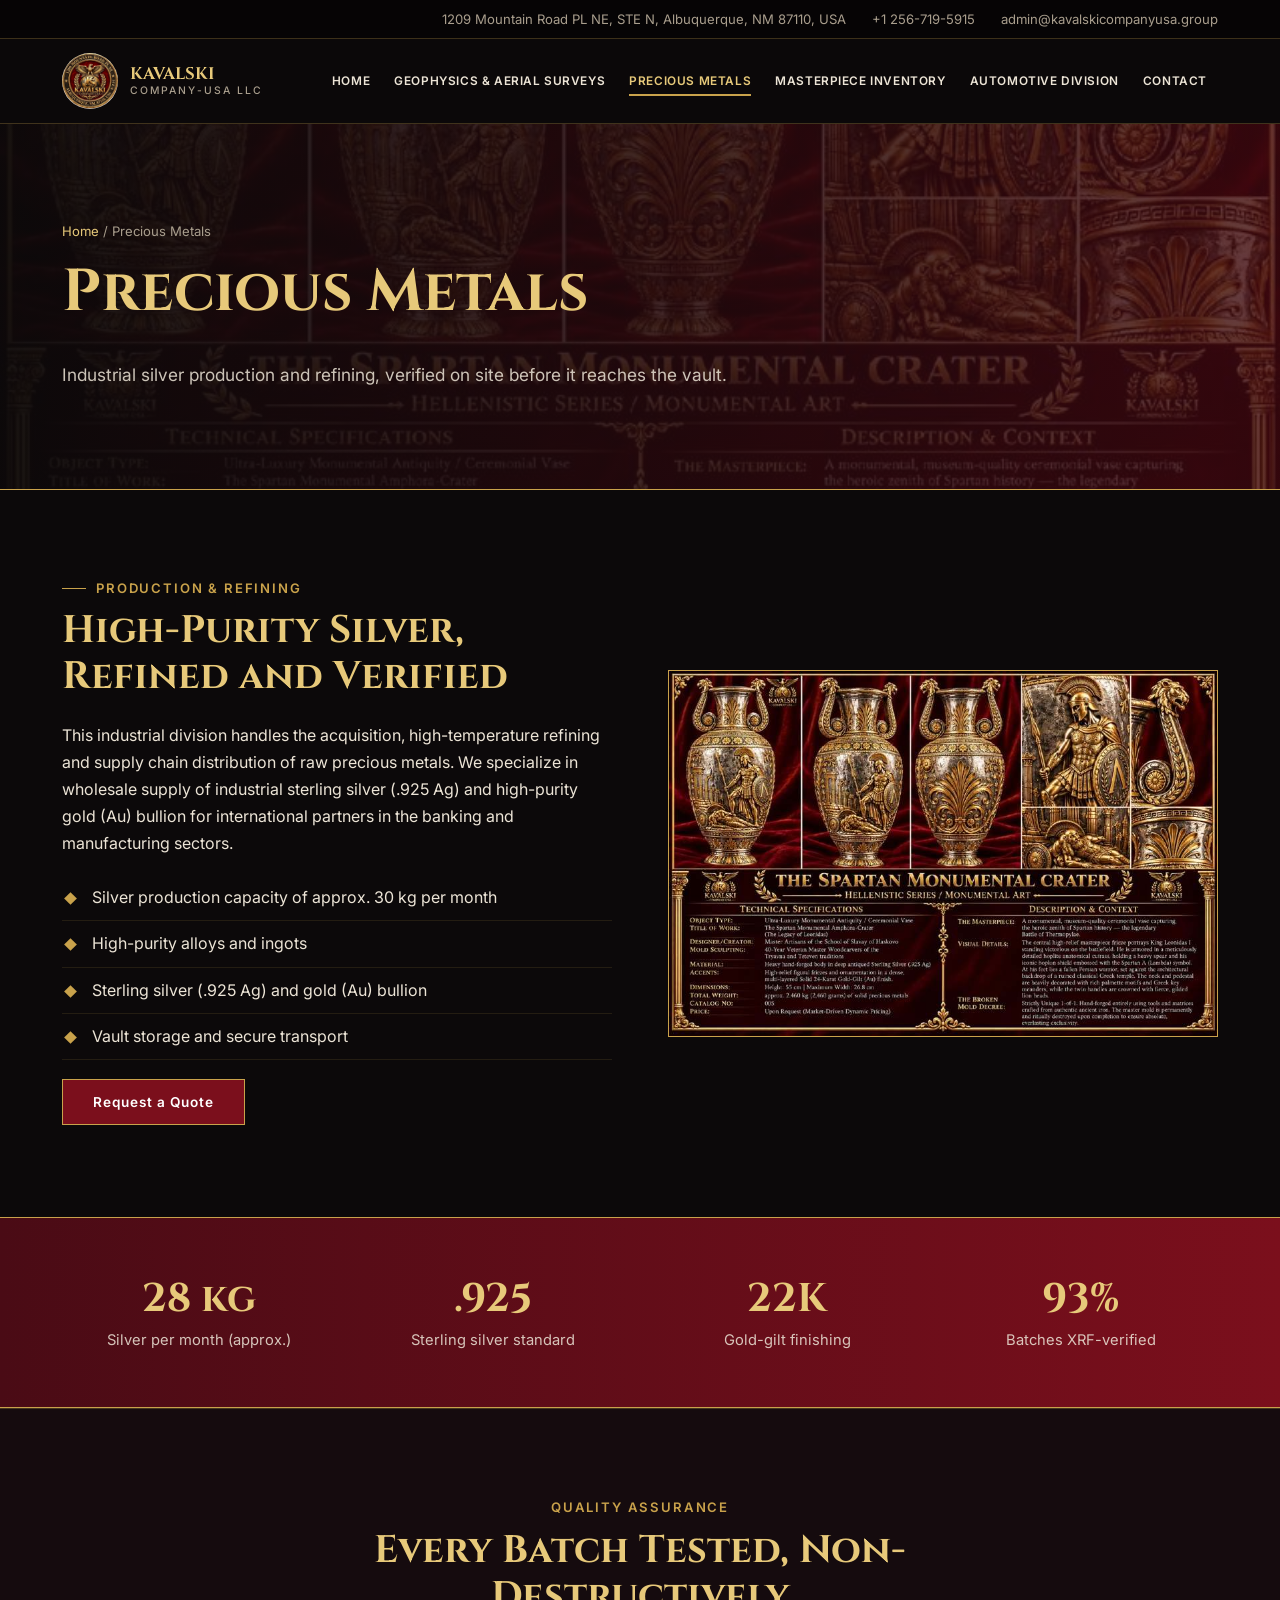
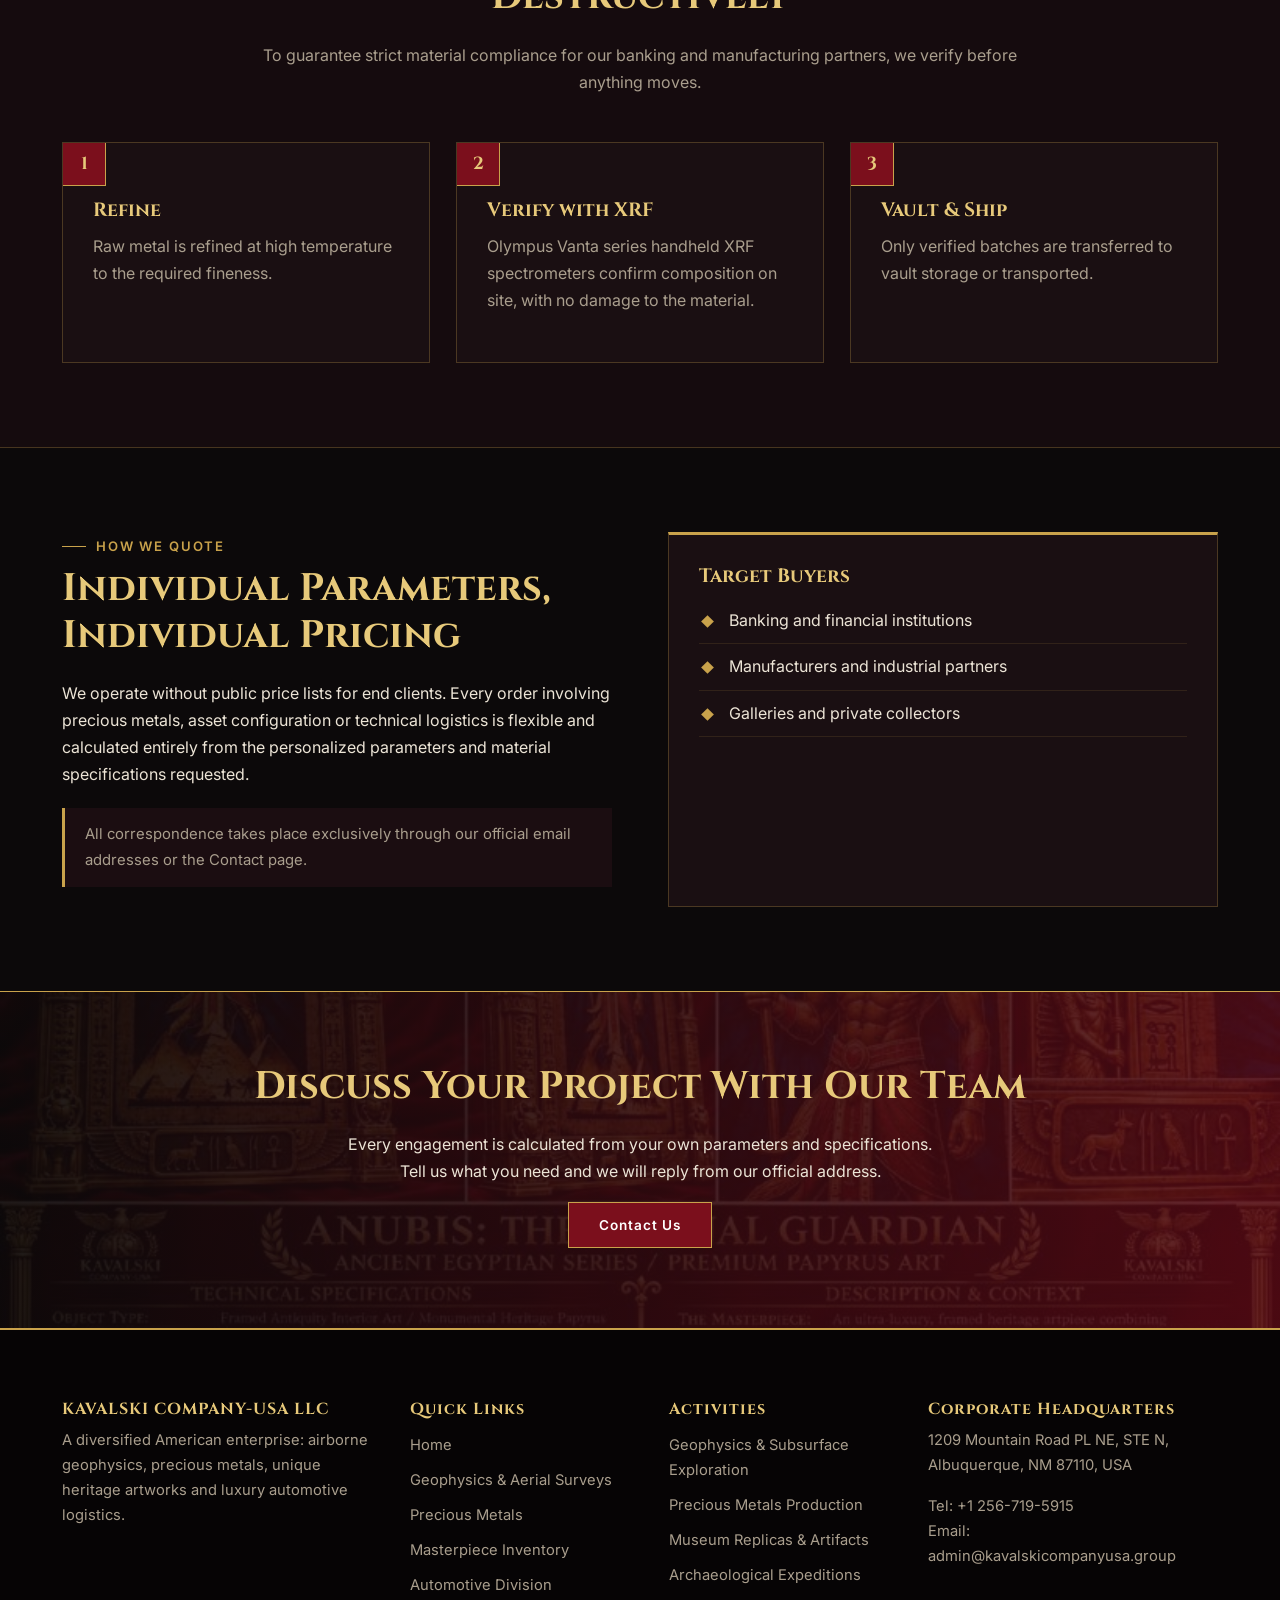
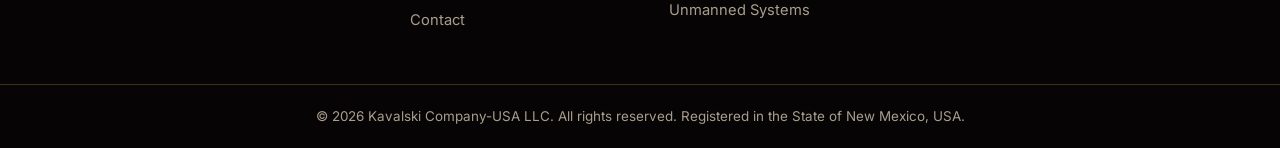
<file: precious-metals.html>
<!DOCTYPE html><html lang="en"><head><meta charset="utf-8"><meta name="viewport" content="width=device-width,initial-scale=1">
<title>Precious Metals | Kavalski Company-USA LLC</title><meta name="description" content="Industrial silver production and refining, XRF-verified sterling silver and gold bullion by Kavalski Company-USA LLC.">
<link rel="icon" href="assets/img/seal.jpg"><link rel="preconnect" href="https://fonts.googleapis.com">
<link href="https://fonts.googleapis.com/css2?family=Cinzel:wght@500;700&family=Inter:wght@400;500;600&display=swap" rel="stylesheet">
<link rel="stylesheet" href="assets/style.css"></head><body><div id="pgb"></div>
<div class="top"><div class="w"><span>1209 Mountain Road PL NE, STE N, Albuquerque, NM 87110, USA</span><a href="tel:+12567195915">+1 256-719-5915</a><a href="mailto:admin@kavalskicompanyusa.group">admin@kavalskicompanyusa.group</a></div></div>
<header><div class="w nav"><a class="brand" href="index.html"><img src="assets/img/seal.jpg" alt="Kavalski Company-USA seal"><span>KAVALSKI<small>COMPANY-USA LLC</small></span></a>
<button id="mb" aria-label="Open menu">&#9776;</button><nav id="nv"><a href="index.html">HOME</a><a href="geophysics-aerial-surveys.html">GEOPHYSICS &amp; AERIAL SURVEYS</a><a href="precious-metals.html" class="on">PRECIOUS METALS</a><a href="masterpiece-inventory.html">MASTERPIECE INVENTORY</a><a href="automotive-division.html">AUTOMOTIVE DIVISION</a><a href="contact.html">CONTACT</a></nav></div></header><main><section class="pb" style="background-image:url(assets/img/c005.jpg)"><div class="w"><div class="crumb"><a href="index.html">Home</a> / Precious Metals</div><h1>Precious Metals</h1><p>Industrial silver production and refining, verified on site before it reaches the vault.</p></div></section>
<section class="sec"><div class="w g2"><div><span class="tag">PRODUCTION &amp; REFINING</span><h2>High-Purity Silver, Refined and Verified</h2>
<p>This industrial division handles the acquisition, high-temperature refining and supply chain distribution of raw precious metals. We specialize in wholesale supply of industrial sterling silver (.925 Ag) and high-purity gold (Au) bullion for international partners in the banking and manufacturing sectors.</p>
<ul class="ck"><li>Silver production capacity of approx. 30 kg per month</li><li>High-purity alloys and ingots</li><li>Sterling silver (.925 Ag) and gold (Au) bullion</li><li>Vault storage and secure transport</li></ul><a class="btn" href="contact.html">Request a Quote</a></div>
<img style="border:1px solid var(--gold)" src="assets/img/c005.jpg" alt="Spartan Monumental Crater: hand-forged sterling silver with gold-gilt"></div></section>
<section class="stats"><div class="w"><div><b>30 kg</b><span>Silver per month (approx.)</span></div><div><b>.925</b><span>Sterling silver standard</span></div><div><b>24K</b><span>Gold-gilt finishing</span></div><div><b>100%</b><span>Batches XRF-verified</span></div></div></section>
<section class="sec alt"><div class="w"><div class="hd"><span class="tag">QUALITY ASSURANCE</span><h2>Every Batch Tested, Non-Destructively</h2><p class="mut">To guarantee strict material compliance for our banking and manufacturing partners, we verify before anything moves.</p></div>
<div class="g3 steps"><div class="card"><h3>Refine</h3><p class="mut">Raw metal is refined at high temperature to the required fineness.</p></div><div class="card"><h3>Verify with XRF</h3><p class="mut">Olympus Vanta series handheld XRF spectrometers confirm composition on site, with no damage to the material.</p></div><div class="card"><h3>Vault &amp; Ship</h3><p class="mut">Only verified batches are transferred to vault storage or transported.</p></div></div></div></section>
<section class="sec"><div class="w g2"><div><span class="tag">HOW WE QUOTE</span><h2>Individual Parameters, Individual Pricing</h2><p>We operate without public price lists for end clients. Every order involving precious metals, asset configuration or technical logistics is flexible and calculated entirely from the personalized parameters and material specifications requested.</p><p class="note">All correspondence takes place exclusively through our official email addresses or the Contact page.</p></div>
<div class="card t"><h3>Target Buyers</h3><ul class="ck"><li>Banking and financial institutions</li><li>Manufacturers and industrial partners</li><li>Galleries and private collectors</li></ul></div></div></section>
<section class="cta"><div class="w"><h2>Discuss Your Project With Our Team</h2><p>Every engagement is calculated from your own parameters and specifications. Tell us what you need and we will reply from our official address.</p><a class="btn" href="contact.html">Contact Us</a></div></section></main><footer><div class="w"><div class="g4"><div><h4>KAVALSKI COMPANY-USA LLC</h4><p>A diversified American enterprise: airborne geophysics, precious metals, unique heritage artworks and luxury automotive logistics.</p></div>
<div><h4>Quick Links</h4><ul><li><a href="index.html">Home</a></li><li><a href="geophysics-aerial-surveys.html">Geophysics &amp; Aerial Surveys</a></li><li><a href="precious-metals.html">Precious Metals</a></li><li><a href="masterpiece-inventory.html">Masterpiece Inventory</a></li><li><a href="automotive-division.html">Automotive Division</a></li><li><a href="contact.html">Contact</a></li></ul></div>
<div><h4>Activities</h4><ul><li>Geophysics &amp; Subsurface Exploration</li><li>Precious Metals Production</li><li>Museum Replicas &amp; Artifacts</li><li>Archaeological Expeditions</li><li>Unmanned Systems</li></ul></div>
<div><h4>Corporate Headquarters</h4><p>1209 Mountain Road PL NE, STE N, Albuquerque, NM 87110, USA</p><p>Tel: <a href="tel:+12567195915">+1 256-719-5915</a><br>Email: <a href="mailto:admin@kavalskicompanyusa.group">admin@kavalskicompanyusa.group</a></p></div></div></div>
<div class="copy">&copy; 2026 Kavalski Company-USA LLC. All rights reserved. Registered in the State of New Mexico, USA.</div></footer>
<div id="md" aria-hidden="true" role="dialog" aria-modal="true"><div class="mp"><button class="mx" id="mclose" aria-label="Close">&times;</button>
<div class="mv" id="mview"><img id="mimg" alt=""><span class="mh">Click image to zoom</span></div>
<div class="mi"><small id="mser"></small><h2 id="mtit"></h2><p id="mdesc"></p><h4>Specifications</h4><ul class="ck" id="mspec"></ul><p class="pr"><b>Price:</b> Upon request</p>
<div class="row" style="margin-top:8px"><a class="btn" id="minq" href="contact.html">Inquire About This</a></div>
<div class="mn"><button id="mprev" aria-label="Previous">&larr; Previous</button><span id="mcnt"></span><button id="mnext" aria-label="Next">Next &rarr;</button></div></div></div></div>
<div id="lb"><img alt=""></div><script src="assets/main.js"></script></body></html>
</file>
<file: assets/style.css>
:root{--bg:#0c090a;--bg2:#150b0e;--card:#1a0f12;--red:#7b0f1c;--red2:#a3162a;--gold:#c9a24b;--gold2:#e7c97a;--tx:#ece4d6;--mut:#a99e8d;--ln:rgba(201,162,75,.28);--hd:Cinzel,Georgia,serif;--bd:Inter,system-ui,sans-serif}
*{box-sizing:border-box}html{scroll-behavior:smooth}
body{margin:0;background:var(--bg);color:var(--tx);font:16px/1.7 var(--bd);-webkit-font-smoothing:antialiased}
img{max-width:100%;display:block}a{color:var(--gold2)}
h1,h2,h3,h4{font-family:var(--hd);color:var(--gold2);line-height:1.2;margin:0 0 .55em;font-weight:700}
h1{font-size:clamp(2.1rem,4.8vw,3.7rem)}h2{font-size:clamp(1.6rem,3vw,2.4rem)}h3{font-size:1.2rem}h4{font-size:1rem}
p{margin:0 0 1.1em}.mut{color:var(--mut)}
.w{max-width:1200px;margin:0 auto;padding:0 22px}
.sec{padding:84px 0}.alt{background:var(--bg2);border-block:1px solid var(--ln)}
.tag{display:inline-block;color:var(--gold);font:600 .82rem var(--bd);letter-spacing:.14em;margin-bottom:.8rem;padding-left:34px;position:relative}
.tag:before{content:"";position:absolute;left:0;top:50%;width:24px;height:1px;background:var(--gold)}
.hd{max-width:760px;margin:0 auto 46px;text-align:center}.hd .tag{padding-left:0}.hd .tag:before{display:none}
/* top bar + header */
.top{background:#060405;border-bottom:1px solid var(--ln);font-size:.82rem;color:var(--mut)}
.top .w{display:flex;gap:26px;justify-content:flex-end;flex-wrap:wrap;padding-top:8px;padding-bottom:8px}.top a{color:var(--mut);text-decoration:none}.top a:hover{color:var(--gold2)}
header{position:sticky;top:0;z-index:50;background:rgba(12,9,10,.96);backdrop-filter:blur(8px);border-bottom:1px solid var(--ln)}
.nav{display:flex;align-items:center;gap:20px;min-height:84px}
.brand{display:flex;align-items:center;gap:12px;text-decoration:none;color:var(--gold2);font:700 1.05rem var(--hd);line-height:1.15}
.brand img{width:56px;height:56px;border-radius:50%}.brand small{display:block;font:500 .65rem var(--bd);letter-spacing:.2em;color:var(--mut)}
nav{margin-left:auto;display:flex;gap:2px}
nav a{padding:10px 11px;color:var(--tx);text-decoration:none;font:600 .74rem var(--bd);letter-spacing:.05em;border-bottom:2px solid transparent;white-space:nowrap}
nav a:hover,nav a.on{color:var(--gold2);border-color:var(--gold)}
#mb{display:none;margin-left:auto;background:none;border:1px solid var(--ln);color:var(--gold2);font-size:1.5rem;padding:2px 12px;cursor:pointer}
.btn{display:inline-block;padding:14px 30px;background:var(--red);color:#fff;border:1px solid var(--gold);text-decoration:none;font:600 .85rem var(--bd);letter-spacing:.07em;cursor:pointer;transition:.2s}
.btn:hover{background:var(--red2);transform:translateY(-2px)}.btn.o{background:transparent;color:var(--gold2)}.btn.o:hover{background:rgba(201,162,75,.12)}
.row{display:flex;gap:14px;flex-wrap:wrap;margin-top:28px}
/* hero */
.hero{position:relative;overflow:hidden;background:radial-gradient(ellipse at 15% 10%,#4a0b15 0,transparent 55%),linear-gradient(#150a0d,#0c090a)}
.hero .w{display:grid;grid-template-columns:1.05fr 1fr;gap:50px;align-items:center;padding-top:90px;padding-bottom:150px}
.hero p.lead{font-size:1.12rem;color:var(--mut);max-width:56ch}
.hero .pic{border:1px solid var(--gold);box-shadow:0 30px 80px #000,18px 18px 0 -1px rgba(123,15,28,.7)}
.feat{margin-top:-80px;position:relative;z-index:5}
.feat .w{display:grid;grid-template-columns:repeat(3,1fr);gap:0;border:1px solid var(--gold);background:var(--card);box-shadow:0 20px 60px #000}
.feat div.i{padding:30px 28px;border-right:1px solid var(--ln)}.feat div.i:last-child{border:0}
.feat h3{margin-bottom:.3em}.feat p{margin:0;color:var(--mut);font-size:.93rem}
/* page banner */
.pb{position:relative;padding:96px 0 80px;background-size:cover;background-position:center;border-bottom:1px solid var(--gold)}
.pb:before{content:"";position:absolute;inset:0;background:linear-gradient(90deg,rgba(12,9,10,.95),rgba(60,8,16,.78))}
.pb .w{position:relative}.pb p{max-width:62ch;color:var(--tx);opacity:.85;font-size:1.08rem}
.crumb{font-size:.82rem;color:var(--mut);margin-bottom:14px}.crumb a{color:var(--gold2);text-decoration:none}
/* grids */
.g2{display:grid;grid-template-columns:1fr 1fr;gap:56px;align-items:center}.g3{display:grid;grid-template-columns:repeat(3,1fr);gap:26px}.g4{display:grid;grid-template-columns:repeat(4,1fr);gap:22px}
.card{background:var(--card);border:1px solid var(--ln);padding:30px;height:100%}
.card.t{border-top:3px solid var(--gold)}
.svc{background:var(--card);border:1px solid var(--ln);display:flex;flex-direction:column}
.svc img{aspect-ratio:4/3;object-fit:cover;width:100%;border-bottom:1px solid var(--gold)}
.svc .b{padding:26px;flex:1;display:flex;flex-direction:column}.svc .b p{color:var(--mut);flex:1}
.more{font:600 .85rem var(--bd);letter-spacing:.06em;text-decoration:none}.more:after{content:" \2192"}
.ico{width:46px;height:46px;border:1px solid var(--gold);display:grid;place-items:center;margin-bottom:18px;color:var(--gold2)}.ico svg{width:24px;height:24px;stroke:currentColor;fill:none;stroke-width:1.6}
ul.ck{list-style:none;padding:0;margin:0 0 1.2em}ul.ck li{padding:9px 0 9px 30px;position:relative;border-bottom:1px solid rgba(201,162,75,.13)}
ul.ck li:before{content:"";position:absolute;left:4px;top:19px;width:9px;height:9px;background:var(--gold);transform:rotate(45deg)}
.stats{background:linear-gradient(90deg,#4a0b15,#7b0f1c);border-block:1px solid var(--gold);padding:54px 0}
.stats .w{display:grid;grid-template-columns:repeat(4,1fr);gap:20px;text-align:center}.stats b{display:block;font:700 2.5rem var(--hd);color:var(--gold2)}.stats span{color:var(--tx);opacity:.85;font-size:.92rem}
.badge{position:absolute;left:-20px;bottom:-24px;background:var(--red);border:1px solid var(--gold);padding:18px 24px;text-align:center}.badge b{display:block;font:700 2rem var(--hd);color:var(--gold2);line-height:1}.badge span{font-size:.78rem}
.imgwrap{position:relative}.imgwrap img.m{border:1px solid var(--gold);width:100%}
.steps{counter-reset:s}.steps .card{position:relative;padding-top:56px}.steps .card:before{counter-increment:s;content:counter(s);position:absolute;top:0;left:0;background:var(--red);border:1px solid var(--gold);border-top:0;border-left:0;width:42px;height:42px;display:grid;place-items:center;font:700 1.1rem var(--hd);color:var(--gold2)}
.note{border-left:3px solid var(--gold);padding:14px 20px;background:#1b0d11;color:var(--mut);font-size:.93rem;margin:20px 0}
table.sp{width:100%;border-collapse:collapse;font-size:.92rem}table.sp td{padding:9px 0;border-bottom:1px solid var(--ln);vertical-align:top}table.sp td:first-child{color:var(--gold2);width:42%;padding-right:12px}
/* gallery */
.tabs{display:flex;gap:8px;flex-wrap:wrap;justify-content:center;margin-bottom:34px}
.tabs button{background:none;border:1px solid var(--ln);color:var(--tx);padding:9px 20px;cursor:pointer;font:600 .8rem var(--bd);letter-spacing:.05em}.tabs button.on,.tabs button:hover{background:var(--red);border-color:var(--gold)}
.gal{display:grid;grid-template-columns:repeat(auto-fill,minmax(340px,1fr));gap:24px}
.it{background:var(--card);border:1px solid var(--ln);display:flex;flex-direction:column}
.it img{width:100%;cursor:zoom-in;border-bottom:1px solid var(--gold)}.it .b{padding:20px 22px 24px}
.it small{color:var(--gold);letter-spacing:.08em;font-weight:600;font-size:.74rem}.it h3{margin:.3em 0 .4em;font-size:1.05rem}.it p{font-size:.9rem;color:var(--mut);margin:0 0 .8em}
.it .sp2{font-size:.84rem;border-top:1px solid var(--ln);padding-top:10px;color:var(--tx)}
.vault{position:absolute;margin:14px;background:var(--red);color:#fff;padding:5px 12px;font:700 .7rem var(--bd);letter-spacing:.08em;border:1px solid var(--gold)}
/* cta, contact */
.cta{background:linear-gradient(90deg,rgba(12,9,10,.92),rgba(80,10,20,.88)),url(img/c013.jpg) center/cover;border-block:1px solid var(--gold);padding:72px 0;text-align:center}
.cta p{max-width:60ch;margin:0 auto 1em;color:var(--tx)}
form{display:grid;gap:16px}.two{display:grid;grid-template-columns:1fr 1fr;gap:16px}
label{font-size:.84rem;color:var(--mut);display:grid;gap:6px}
input,textarea,select{width:100%;padding:13px 14px;background:#0c090a;border:1px solid var(--ln);color:var(--tx);font:inherit}
input:focus,textarea:focus,select:focus,button:focus-visible,a:focus-visible{outline:2px solid var(--gold2);outline-offset:2px}
.msg{display:none;padding:12px 16px;border:1px solid var(--gold);color:var(--gold2)}
.cinfo div{display:flex;gap:16px;padding:18px 0;border-bottom:1px solid var(--ln)}.cinfo .ico{margin:0;flex:none}.cinfo b{display:block;color:var(--gold2);font-family:var(--hd)}
iframe{width:100%;height:380px;border:1px solid var(--gold);display:block}
/* footer */
footer{background:#060405;border-top:1px solid var(--gold);padding:70px 0 0;color:var(--mut);font-size:.92rem}
footer .g4{grid-template-columns:1.4fr 1fr 1fr 1.3fr;gap:36px;padding-bottom:46px}footer h4{letter-spacing:.06em}
footer ul{list-style:none;padding:0;margin:0}footer li{padding:5px 0}footer a{color:var(--mut);text-decoration:none}footer a:hover{color:var(--gold2)}
.copy{border-top:1px solid var(--ln);padding:20px 0;text-align:center;font-size:.84rem}
#lb{display:none;position:fixed;inset:0;z-index:99;background:rgba(0,0,0,.94);align-items:center;justify-content:center;padding:20px;cursor:zoom-out}#lb.on{display:flex}#lb img{max-height:100%;border:1px solid var(--gold)}
@media(max-width:1180px){#mb{display:block}nav{display:none;position:absolute;top:100%;left:0;right:0;background:var(--bg);flex-direction:column;border-bottom:1px solid var(--gold);padding:10px 22px}nav.open{display:flex}nav a{padding:13px 0;font-size:.85rem}}
@media(max-width:900px){.hero .w,.g2,.g3,.g4,.feat .w,footer .g4,.two{grid-template-columns:1fr}.stats .w{grid-template-columns:1fr 1fr}.sec{padding:60px 0}.feat div.i{border-right:0;border-bottom:1px solid var(--ln)}.top .w{justify-content:center}.badge{left:8px}.hero .w{padding-bottom:120px}.gal{grid-template-columns:1fr}}
@media(prefers-reduced-motion:reduce){*{transition:none!important;scroll-behavior:auto!important}}

/* ===== effects & alignment fixes ===== */
#pgb{position:fixed;top:0;left:0;height:3px;width:0;z-index:200;background:linear-gradient(90deg,var(--red2),var(--gold2))}
header{transition:box-shadow .3s}header.sc{box-shadow:0 8px 30px rgba(0,0,0,.6)}header .nav{transition:min-height .3s}header.sc .nav{min-height:68px}
nav a{border-bottom:0!important;position:relative}nav a:after{content:"";position:absolute;left:11px;right:11px;bottom:2px;height:2px;background:var(--gold);transform:scaleX(0);transform-origin:left;transition:transform .3s}
nav a:hover:after,nav a.on:after{transform:scaleX(1)}
.btn{position:relative;overflow:hidden}.btn:before{content:"";position:absolute;top:0;left:-80%;width:50%;height:100%;background:linear-gradient(100deg,transparent,rgba(255,255,255,.28),transparent);transform:skewX(-20deg);transition:left .6s}.btn:hover:before{left:130%}
.btn:hover{box-shadow:0 8px 24px rgba(163,22,42,.45)}
.hero h1{background:linear-gradient(100deg,#c9a24b 20%,#fff2c4 45%,#c9a24b 70%);background-size:220% 100%;-webkit-background-clip:text;background-clip:text;color:transparent;animation:shine 7s linear infinite}
@keyframes shine{to{background-position:-220% 0}}
.hero .pic{animation:float 7s ease-in-out infinite}@keyframes float{50%{transform:translateY(-10px)}}
.rv{opacity:0;transform:translateY(28px);transition:opacity .7s ease,transform .7s ease}.rv.in{opacity:1;transform:none}
.card,.svc,.it,.feat div.i{transition:opacity .7s ease,transform .35s,border-color .35s,box-shadow .35s,background .35s}
.card:hover,.svc:hover,.it:hover{transform:translateY(-7px);border-color:var(--gold);box-shadow:0 18px 44px rgba(0,0,0,.6),0 0 0 1px rgba(201,162,75,.35),0 0 30px rgba(201,162,75,.12)}
.feat div.i:hover{background:#241217}
.rv.in:hover{transform:translateY(-7px)}
.ico{transition:.35s}.card:hover .ico,.svc:hover .ico{background:var(--red);transform:rotate(-8deg) scale(1.08)}
.svc{overflow:hidden}.svc img{transition:transform .7s}.svc:hover img{transform:scale(1.07)}.svc{position:relative}
.svc>img{aspect-ratio:4/3}
.gal{align-items:stretch}.it{cursor:pointer;height:100%;position:relative}.it:focus-visible{outline:2px solid var(--gold2);outline-offset:3px}
.it .pw{position:relative;overflow:hidden;aspect-ratio:3/2;border-bottom:1px solid var(--gold);background:#000}
.it .pw img{width:100%;height:100%;object-fit:cover;border:0;cursor:pointer;transition:transform .7s}
.it:hover .pw img{transform:scale(1.08)}
.it .pw:before{content:"";position:absolute;inset:0;z-index:2;background:linear-gradient(to top,rgba(12,9,10,.85),transparent 55%);opacity:0;transition:opacity .35s}
.it .pw:after{content:"";position:absolute;top:0;left:-70%;width:45%;height:100%;z-index:3;background:linear-gradient(100deg,transparent,rgba(255,235,180,.3),transparent);transform:skewX(-20deg)}
.it:hover .pw:before{opacity:1}.it:hover .pw:after{left:130%;transition:left .8s}
.vw{position:absolute;z-index:4;left:50%;bottom:18px;transform:translate(-50%,16px);opacity:0;background:var(--red);border:1px solid var(--gold);color:#fff;padding:9px 22px;font:600 .78rem var(--bd);letter-spacing:.1em;transition:.35s;white-space:nowrap}
.it:hover .vw,.it:focus-visible .vw{opacity:1;transform:translate(-50%,0)}
.it .b{flex:1;display:flex;flex-direction:column}.it .sp2{margin-top:auto}
.it .vault{position:absolute;z-index:4;top:0;left:0}
.fw img{aspect-ratio:3/2;object-fit:cover;width:100%;border:1px solid var(--gold);transition:transform .5s,box-shadow .5s}.fw a{display:block;overflow:hidden}.fw a:hover img{transform:scale(1.05);box-shadow:0 18px 44px rgba(0,0,0,.6)}
.stats{background:linear-gradient(90deg,#4a0b15,#7b0f1c,#4a0b15);background-size:200% 100%;animation:pan 12s ease-in-out infinite alternate}@keyframes pan{to{background-position:100% 0}}
/* detail popup */
#md{position:fixed;inset:0;z-index:150;display:none;align-items:center;justify-content:center;padding:24px;background:rgba(5,3,4,.88);backdrop-filter:blur(7px)}
#md.on{display:flex;animation:fadein .3s}@keyframes fadein{from{opacity:0}}
.mp{position:relative;display:grid;grid-template-columns:1.4fr 1fr;width:min(1240px,100%);max-height:92vh;background:var(--card);border:1px solid var(--gold);box-shadow:0 30px 100px #000,0 0 60px rgba(201,162,75,.15);animation:pop .4s cubic-bezier(.2,.9,.3,1.2)}
@keyframes pop{from{opacity:0;transform:scale(.93) translateY(20px)}}
.mv{background:#080506;overflow:auto;cursor:zoom-in;position:relative;max-height:92vh;display:flex;align-items:flex-start;justify-content:center}
.mv img{width:100%;height:auto;transition:width .3s}.mv.z{cursor:zoom-out}.mv.z img{width:210%;max-width:none}
.mh{position:absolute;left:12px;bottom:12px;background:rgba(0,0,0,.7);color:var(--gold2);padding:5px 12px;font-size:.74rem;pointer-events:none}.mv.z .mh{display:none}
.mi{padding:38px 34px;overflow:auto;max-height:92vh;display:flex;flex-direction:column}
.mi small{color:var(--gold);letter-spacing:.1em;font-weight:600;font-size:.76rem}.mi h2{font-size:1.55rem;margin:.3em 0 .6em}.mi p{color:var(--tx);opacity:.9}
.mi .pr{margin-top:6px;color:var(--gold2)}
.mx{position:absolute;top:10px;right:12px;z-index:5;width:42px;height:42px;background:var(--red);border:1px solid var(--gold);color:#fff;font-size:1.7rem;line-height:1;cursor:pointer;transition:.25s}.mx:hover{background:var(--red2);transform:rotate(90deg)}
.mn{margin-top:auto;padding-top:22px;display:flex;justify-content:space-between;align-items:center;border-top:1px solid var(--ln);font-size:.84rem;color:var(--mut)}
.mn button{background:none;border:1px solid var(--ln);color:var(--gold2);padding:9px 16px;cursor:pointer;font:600 .8rem var(--bd);transition:.25s}.mn button:hover{background:var(--red);border-color:var(--gold)}
body.lock{overflow:hidden}
@media(max-width:900px){.mp{grid-template-columns:1fr;overflow:auto}.mv{max-height:none;overflow:hidden}.mv.z{overflow:auto;max-height:60vh}.mi{max-height:none;padding:26px 22px}#md{padding:0}.mp{max-height:100vh;height:100%}.mx{position:fixed}}
@media(prefers-reduced-motion:reduce){.rv{opacity:1;transform:none}.hero h1,.hero .pic,.stats{animation:none}.hero h1{color:var(--gold2);background:none}}
</file>
